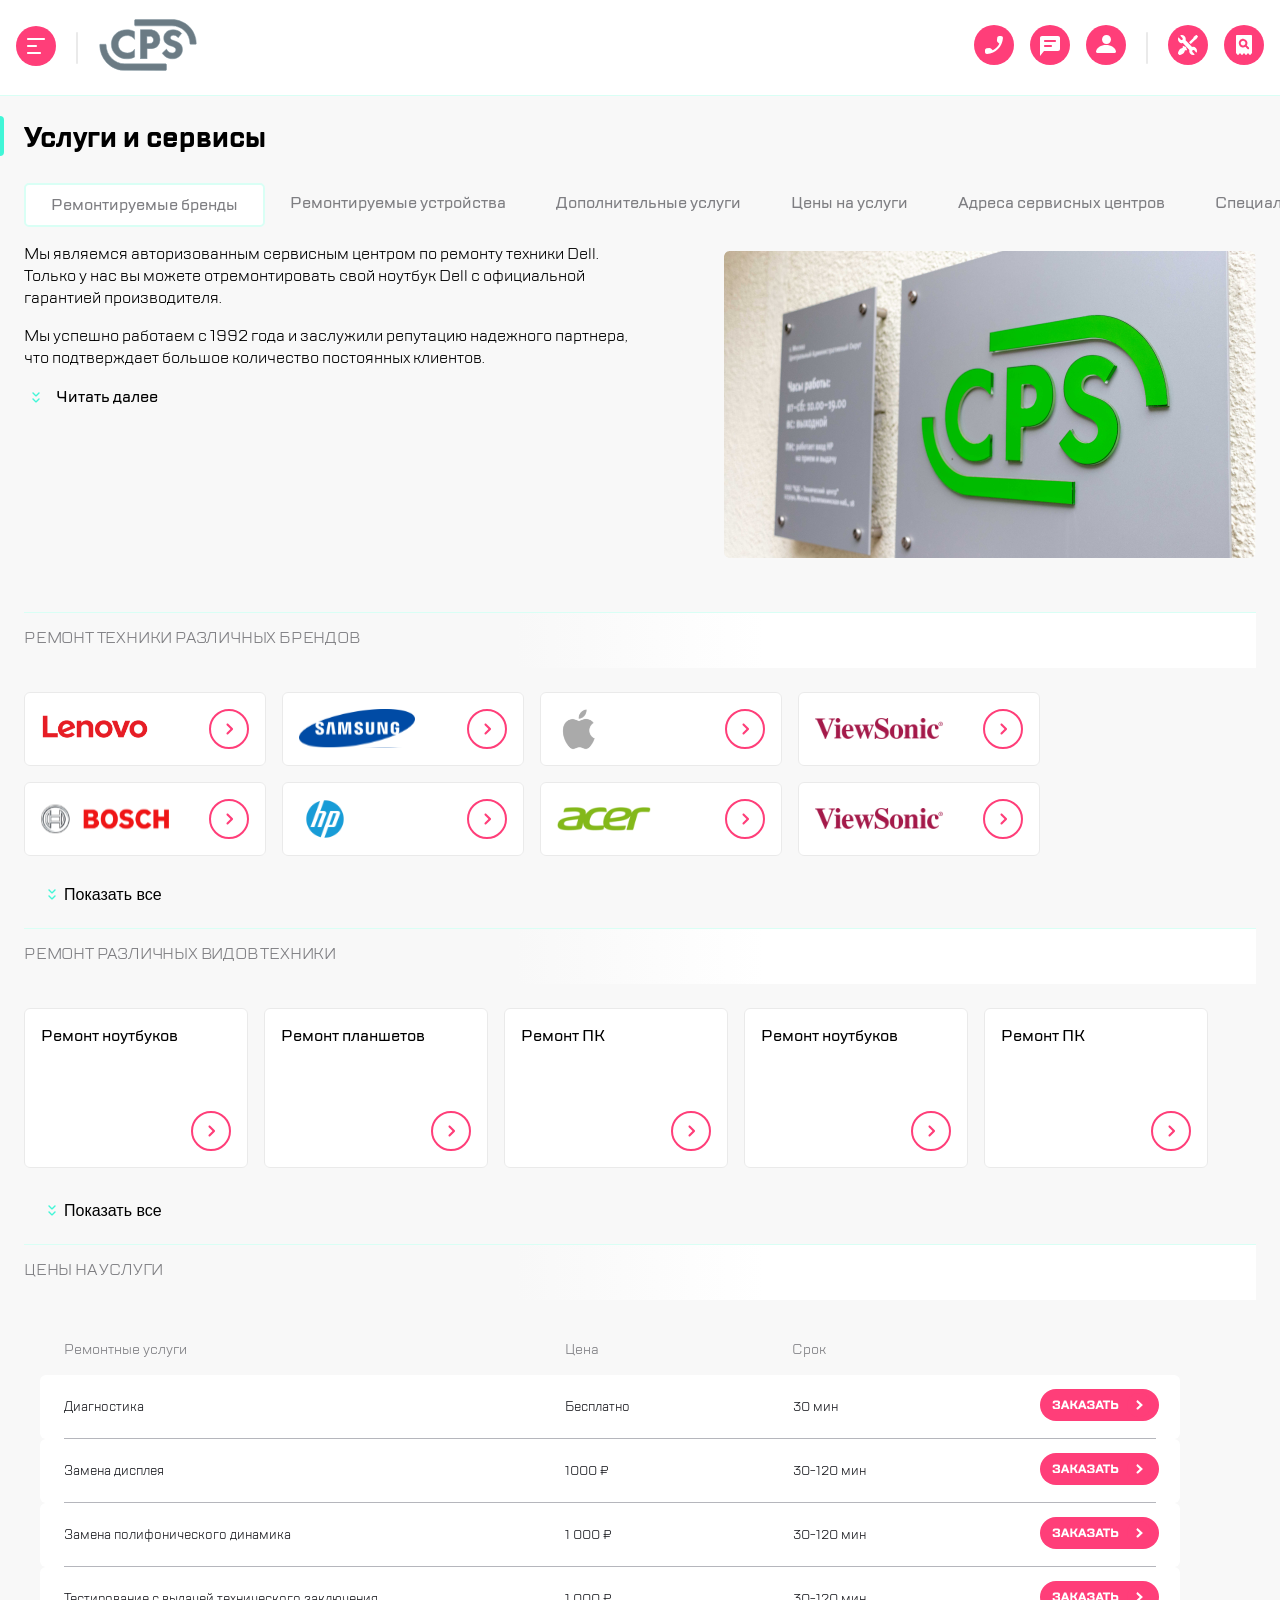
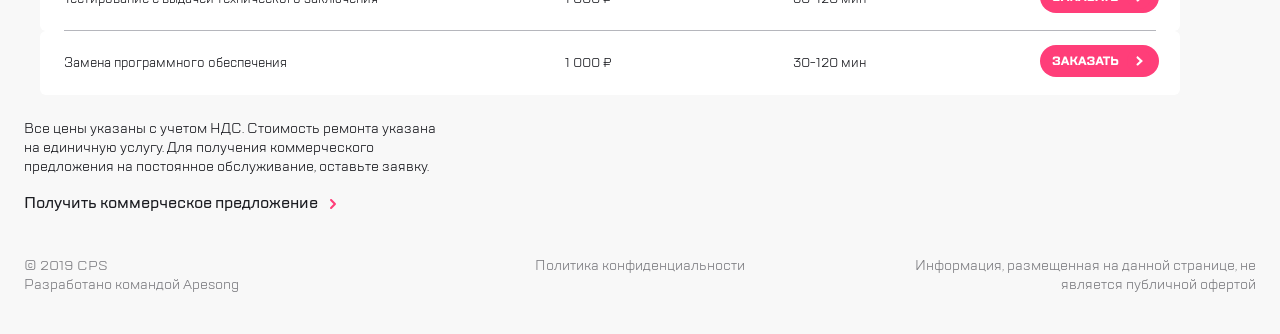
<file: index.html>
<!DOCTYPE html>
<html lang="ru">
  <head>
    <meta charset="utf-8">
    <meta name="viewport" content="width=device-width,initial-scale=1">
    <meta name="description" content="Ремонт техники различных брендов">
    <meta name="keywords" content="ремонт, техника, телефон, компьютер, ноутбук">
        <link rel="stylesheet" href="https://cdn.jsdelivr.net/npm/swiper@11/swiper-bundle.min.css">
    <title>CPS</title>
  <link href="style.css" rel="stylesheet"></head>
  <body>
    <div class="container-full">
      <section class="burger">
        <header class="burger-top">
          <div class="burger-top__left">
            <button class="burger-top__left-button">
              <img src="img/burger-cancel.svg" alt="">
            </button>
            <a href="">
              <img src="img/Group.svg" alt="">
            </a>
          </div>
          <div class="burger-top__right">
            <a>
              <img src="img/search.svg" alt="">
            </a>
          </div>
        </header>
        <section class="burger-main">
          <ul class="burger-main__list">
            <li>
              <a href="">Ремонт техники</a>
            </li>
            <li>
              <a href="">Услуги и сервисы</a>
            </li>
            <li>
              <a href="">Корпоративным клиентам</a>
            </li>
            <li>
              <a href="">Продавцам техники</a>
            </li>
            <li>
              <a href="">Партнерам</a>
            </li>
            <li>
              <a href="">Производителям</a>
            </li>
            <li>
              <a href="">Наши сервисные центры</a>
            </li>
            <li>
              <a href="">Контакты</a>
            </li>
          </ul>
        </section>
        <footer class="burger-footer">
          <div class="burger-footer__list-img">
            <a>
              <button class="burger__call">
                <img src="img/call.svg" alt="Звонки">
              </button>
            </a>
            <a>
              <button class="burger__order">
                <img src="img/chat.svg" alt="Сообщения">
              </button>
            </a>
            <a>
              <img src="img/profile.svg" alt="Профиль">
            </a>
          </div>
          <div class="burger-footer__mail"> 
            <a href="">mail@cps.com</a>
          </div>
          <div class="burger-footer__number">
            <a href="tel:+78008908900">8 800 890 8900</a>
          </div>
          <div class="burger-footer__list-lang">
            <a href="" class="active">RU</a>
            <a href="">EN</a>
            <a href="">CH</a>
          </div>
        </footer>
      </section>
      <div class="container">
    <header class="header">
      <div class="header__left">
        <button class="header__left-button">
          <img src="img/burger.svg" alt="Меню">
        </button>
          <div class="divider header__left-divider"></div>
        <a href="">
          <img src="img/Group.svg" alt="Логотип">
        </a>
      </div>
      <nav class="header__right-list">
      <div class="header__first-list">
        <a>
          <button class="header__call">
            <img src="img/call.svg" alt="Звонки">
          </button>
        </a>
        <a>
          <button class="header__order">
            <img src="img/chat.svg" alt="Сообщения">
          </button>
        </a>
        <a>
          <img src="img/profile.svg" alt="Профиль">
        </a>
      </div>
          <div class="divider header__right-divider"></div>
        <a href="">
          <img src="img/repair.svg" alt="Оставить заявку">
        </a>
        <a href="">
          <img src="img/checkstatus.svg" alt="Статус ремонта" class="header__right-img--last">
        </a>
    </nav>
    </header>
  <section class="main-header container__header">
    <div class="main-header__container">
    <h1 class="main-header__container-title">Услуги и сервисы</h1>
        <div class="main-header__container-block">
          <a href="">Оставить заявку
          <img src="img/repair.svg" alt="Оставить заявку"></a>
          <a href="">Статус ремонта
          <img src="img/checkstatus.svg" alt="Статус ремонта"></a>
      </div>
    </div>
      <nav class="main-header__nav">
        <ul class="main-header__container-list">
          <li>
            <a href="">Ремонтируемые бренды</a>
          </li>
          <li>
            <a href="">Ремонтируемые устройства</a>
          </li>
          <li>
            <a href="">Дополнительные услуги</a>
          </li>
          <li>
            <a href="">Цены на услуги</a>
          </li>
          <li>
            <a href="">Адреса сервисных центров</a>
          </li>
          <li>
            <a href="">Специальные цены</a>
          </li>
          <li>
            <a href="">Отзывы</a>
          </li>
        </ul>
      </nav>
  </section>
  <section class="main-info container__main">
    <div class="main-info__text-container">
      <span class="main-info__text">
        <p>
        Мы являемся авторизованным сервисным центром по ремонту техники Dell. Только у нас вы можете отремонтировать свой ноутбук Dell с официальной гарантией производителя.
      </p>
      <p>
        Мы успешно работаем с 1992 года и заслужили репутацию надежного партнера, что подтверждает большое количество постоянных клиентов.
      </p>
      <p>
        Мы гордимся тем, что к нам обращаются по рекомендациям и, в свою очередь, советуют нас родным и близким.
      </p>
    </span>
        <div href="" class="main-info__anchor">
          <img src="img/expand.svg" alt="Читать далее">
          Читать далее
        </div>
    </div>
    <div class="main-info__main-img">
            <img src="img/main.png" alt="вывеска компании CPS">
    </div>
</section>
<section class="slider container__slide">
  <header class="slider__title">
    <h2 class="slider__title-text">
      Ремонт техники различных брендов
    </h2>
  </header>
    <div class="swiper slider__services slider__services--height">
        <div class="swiper-wrapper slider__wrapper">
          <div class="swiper-slide swiper-slide__item-services">
            <img src="img/lenovo.svg" alt="lenovo">
            <img src="img/swiper-icon.svg" alt=""></div>
          <div class="swiper-slide swiper-slide__item-services">
            <img src="img/samsung.svg" alt="samsung">
            <img src="img/swiper-icon.svg" alt=""></div>
          <div class="swiper-slide swiper-slide__item-services">
            <img src="img/apple.svg" alt="apple">
            <img src="img/swiper-icon.svg" alt=""></div>
          <div class="swiper-slide swiper-slide__item-services">
            <img src="img/viewsonic.svg" alt="viewsonic">
            <img src="img/swiper-icon.svg" alt=""></div>
          <div class="swiper-slide swiper-slide__item-services">
            <img src="img/bosch.svg" alt="bosch">
            <img src="img/swiper-icon.svg" alt=""></div>
          <div class="swiper-slide swiper-slide__item-services">
            <img src="img/hp.svg" alt="hp">
            <img src="img/swiper-icon.svg" alt=""></div>
          <div class="swiper-slide swiper-slide__item-services">
            <img src="img/acer.svg" alt="acer">
            <img src="img/swiper-icon.svg" alt=""></div>
          <div class="swiper-slide swiper-slide__item-services">
            <img src="img/viewsonic.svg" alt="viewsonic">
            <img src="img/swiper-icon.svg" alt=""></div>
          <div class="swiper-slide swiper-slide__item-services">
            <img src="img/lenovo.svg" alt="lenovo">
            <img src="img/swiper-icon.svg" alt=""></div>
          <div class="swiper-slide swiper-slide__item-services">
            <img src="img/samsung.svg" alt="samsung">
            <img src="img/swiper-icon.svg" alt=""></div>
          <div class="swiper-slide swiper-slide__item-services">
            <img src="img/apple.svg" alt="apple">
            <img src="img/swiper-icon.svg" alt=""></div>
          <div class="swiper-slide swiper-slide__item-services">
            <img src="img/acer.svg" alt="acer">
            <img src="img/swiper-icon.svg" alt=""></div>
          <div class="swiper-slide swiper-slide__item-services">
            <img src="img/bosch.svg" alt="bosch">
            <img src="img/swiper-icon.svg" alt=""></div> 
        </div>
        <div class="swiper-pagination"></div>
    </div>
  <button class="button-services">
      <img src="img/show.svg">
      <span>Показать все</span>
  </button>
</section>
<section class="slider container__slide">
  <header class="slider__title">
    <h2 class="slider__title-text">
      Ремонт различных видов техники
    </h2>
  </header>
    <div class="swiper slider__devices slider__devices--height">
        <div class="swiper-wrapper slider__wrapper">
          <div class="swiper-slide swiper-slide__item-devices">
            <span class="swiper-slide__text">Ремонт ноутбуков</span>
            <img src="img/swiper-icon.svg" alt=""></div>
          <div class="swiper-slide swiper-slide__item-devices">
            <span class="swiper-slide__text">Ремонт планшетов</span>
            <img src="img/swiper-icon.svg" alt=""></div>
          <div class="swiper-slide swiper-slide__item-devices">
            <span class="swiper-slide__text">Ремонт ПК</span>
            <img src="img/swiper-icon.svg" alt=""></div>
          <div class="swiper-slide swiper-slide__item-devices">
            <span class="swiper-slide__text">Ремонт ноутбуков</span>
            <img src="img/swiper-icon.svg" alt=""></div>
          <div class="swiper-slide swiper-slide__item-devices">
            <span class="swiper-slide__text">Ремонт ПК</span>
            <img src="img/swiper-icon.svg" alt=""></div>
          <div class="swiper-slide swiper-slide__item-devices">
            <span class="swiper-slide__text">Ремонт ноутбуков</span>
            <img src="img/swiper-icon.svg" alt=""></div>
          <div class="swiper-slide swiper-slide__item-devices">
            <span class="swiper-slide__text">Ремонт планшетов</span>
            <img src="img/swiper-icon.svg" alt=""></div>
          <div class="swiper-slide swiper-slide__item-devices">
            <span class="swiper-slide__text">Ремонт ноутбуков</span>
            <img src="img/swiper-icon.svg" alt=""></div>
        </div>
        <div class="swiper-pagination"></div>
    </div>
  <button class="button-devices">
      <img src="img/show.svg">
      <span>Показать все</span>
  </button>
</section>
<section class="slider container__slide">
  <header class="slider__title slider__title--below">
    <h2 class="slider__title-text">
      Цены на услуги
    </h2>
  </header>
  <div class="slider__container">
    <span>Ремонтные услуги</span>
    <span>Цена</span>
    <span>Срок</span>
    <span></span>
  </div>
    <div class="swiper slider__info">
        <div class="swiper-wrapper slider__wrapper-info">
          <div class="swiper-slide swiper-slide__item-info">
            <div class="slider__item-container">
              <span class="slider__item-sup">Ремонтные услуги</span>
              <span class="slider__item-title">Диагностика</span>
            </div>
            <div class="slider__item-container">
              <span class="slider__item-sup">Цена</span>
              <span class="slider__item-title">Бесплатно</span>
            </div>
            <div class="slider__item-container">
              <span class="slider__item-sup">Срок</span>
              <span class="slider__item-title">30 мин</span>
            </div>
            <button class="slider__button">
              <div>
                <img src="img/order.svg" alt="">
              </div>
            </button>
          </div>
          <div class="swiper-slide swiper-slide__item-info">
            <div class="slider__item-container">
              <span class="slider__item-sup">Ремонтные услуги</span>
              <span class="slider__item-title">Замена дисплея</span>
            </div>
            <div class="slider__item-container">
              <span class="slider__item-sup">Цена</span>
              <span class="slider__item-title">1000 ₽</span>
            </div>
            <div class="slider__item-container">
              <span class="slider__item-sup">Срок</span>
              <span class="slider__item-title">30-120 мин</span>
            </div>
            <button class="slider__button">
              <div>
                <img src="img/order.svg" alt="">
              </div>
            </button>
          </div>
          <div class="swiper-slide swiper-slide__item-info">
            <div class="slider__item-container">
              <span class="slider__item-sup">Ремонтные услуги</span>
              <span class="slider__item-title">Замена полифонического динамика</span>
            </div>
            <div class="slider__item-container">
              <span class="slider__item-sup">Цена</span>
              <span class="slider__item-title">1 000 ₽</span>
            </div>
            <div class="slider__item-container">
              <span class="slider__item-sup">Срок</span>
              <span class="slider__item-title">30-120 мин</span>
            </div>
            <button class="slider__button">
              <div>
                <img src="img/order.svg" alt="">
              </div>
            </button>
          </div>
          <div class="swiper-slide swiper-slide__item-info">
            <div class="slider__item-container">
              <span class="slider__item-sup">Ремонтные услуги</span>
              <span class="slider__item-title">Тестирование с выдачей технического заключения</span>
            </div>
            <div class="slider__item-container">
              <span class="slider__item-sup">Цена</span>
              <span class="slider__item-title">1 000 ₽</span>
            </div>
            <div class="slider__item-container">
              <span class="slider__item-sup">Срок</span>
              <span class="slider__item-title">30-120 мин</span>
            </div>
            <button class="slider__button">
              <div>
                <img src="img/order.svg" alt="">
              </div>
            </button>
          </div>
          <div class="swiper-slide swiper-slide__item-info">
            <div class="slider__item-container">
              <span class="slider__item-sup">Ремонтные услуги</span>
              <span class="slider__item-title">Замена программного обеспечения</span>
            </div>
            <div class="slider__item-container">
              <span class="slider__item-sup">Цена</span>
              <span class="slider__item-title">1 000 ₽</span>
            </div>
            <div class="slider__item-container">
              <span class="slider__item-sup">Срок</span>
              <span class="slider__item-title">30-120 мин</span>
            </div>
            <button class="slider__button">
              <div>
                <img src="img/order.svg" alt="">
              </div>
          </button></div>
        </div>
        <div class="swiper-pagination"></div>
    </div>
</section>
<footer class="footer">
  <div class="footer__text">
    <p>
      Все цены указаны с учетом НДС. Стоимость ремонта указана на единичную услугу. Для получения коммерческого предложения на постоянное обслуживание, оставьте заявку.
    </p>
</div>
  <div class="footer__anchor">
      <a>
      Получить коммерческое предложение
      <img src="img/more.svg" alt="">
    </a>
  </div>
  <div class="footer__copyright">
    <p>
      <span>© 2019 CPS</span>
      <br>Разработано командой Apesong 
    </p>
    <p>
      Политика конфиденциальности
    </p>
    <p>
      Информация, размещенная на данной странице, не является публичной офертой
    </p>
  </div>
</footer>
</div>
</div>
<aside class="menu-call container-menu">
  <button class="menu-call__btn">
    <img src="img/burger-cancel.svg" alt="">
  </button>
  <h1 class="title">Обратная связь</h1>
    <form class="menu-form">
  <input type="name" class="menu-form__input" placeholder="Имя">
  <input type="number" class="menu-form__input" placeholder="Телефон">
  <input type="mail" class="menu-form__input" placeholder="Электронная почта">
  <textarea type="text" class="menu-form menu-form__input--textarea" placeholder="Сообщение"></textarea>
</form>
<div class="menu-call__text">
  Нажимая “отправить”, вы даете согласие на <span>обработку персональных данных</span> и соглашаетесь с нашей <span>политикой конфиденциальности</span>
</div>
<img class="menu-call__button" src="img/menu.svg" alt="">
</aside>
<aside class="menu-order container-menu">
  <button class="menu-order__btn">
    <img src="img/burger-cancel.svg" alt="">
  </button>
  <h1 class="title">Заказать звонок</h1>
  <form class="menu-form">
    <input type="number" class="menu-form__input numb" placeholder="Телефон">
  </form>
<div class="menu-order__text">
  Нажимая “отправить”, вы даете согласие на <span>обработку персональных данных</span> и соглашаетесь с нашей <span>политикой конфиденциальности</span>
</div>
<img class="menu-order__button" src="img/menu.svg" alt="">
</aside>
<script src="https://cdn.jsdelivr.net/npm/swiper@11/swiper-bundle.min.js"></script>
  <script type="text/javascript" src="./js/bundle.js"></script></body>
</html>
</file>
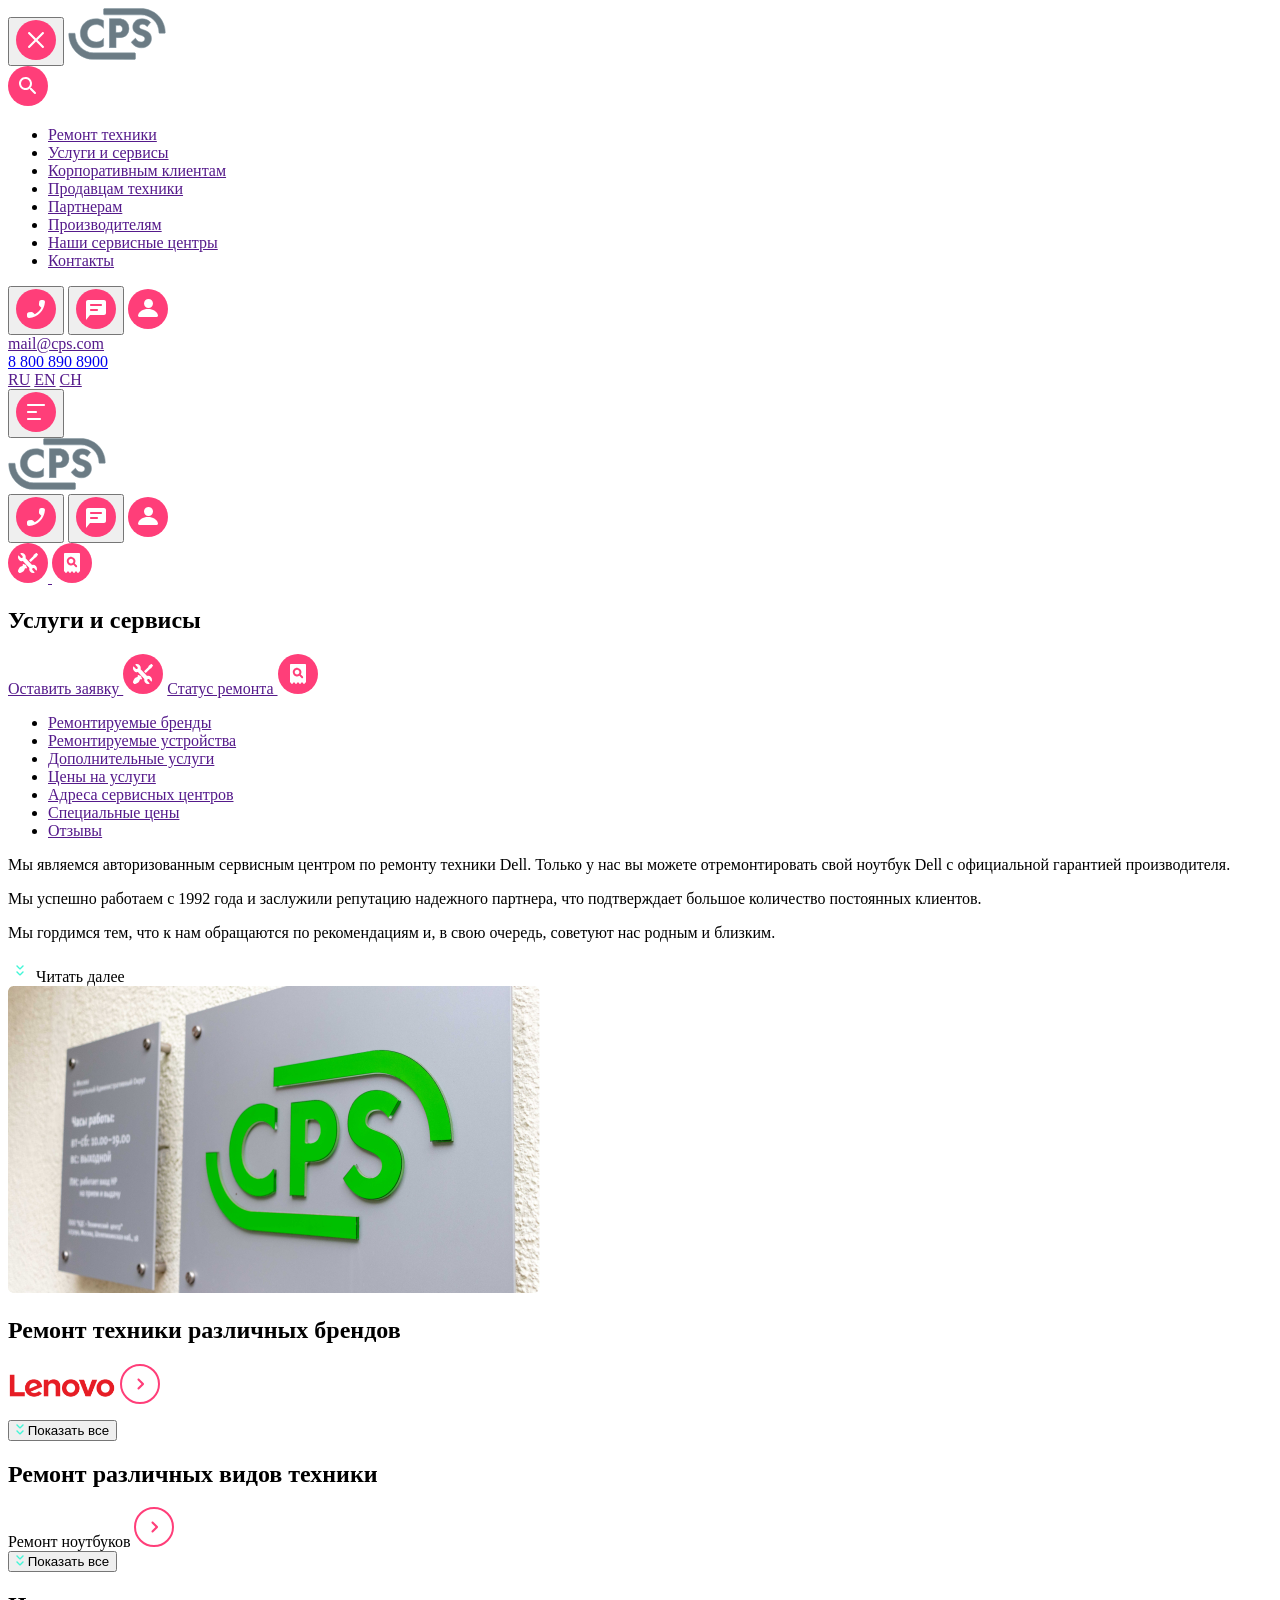
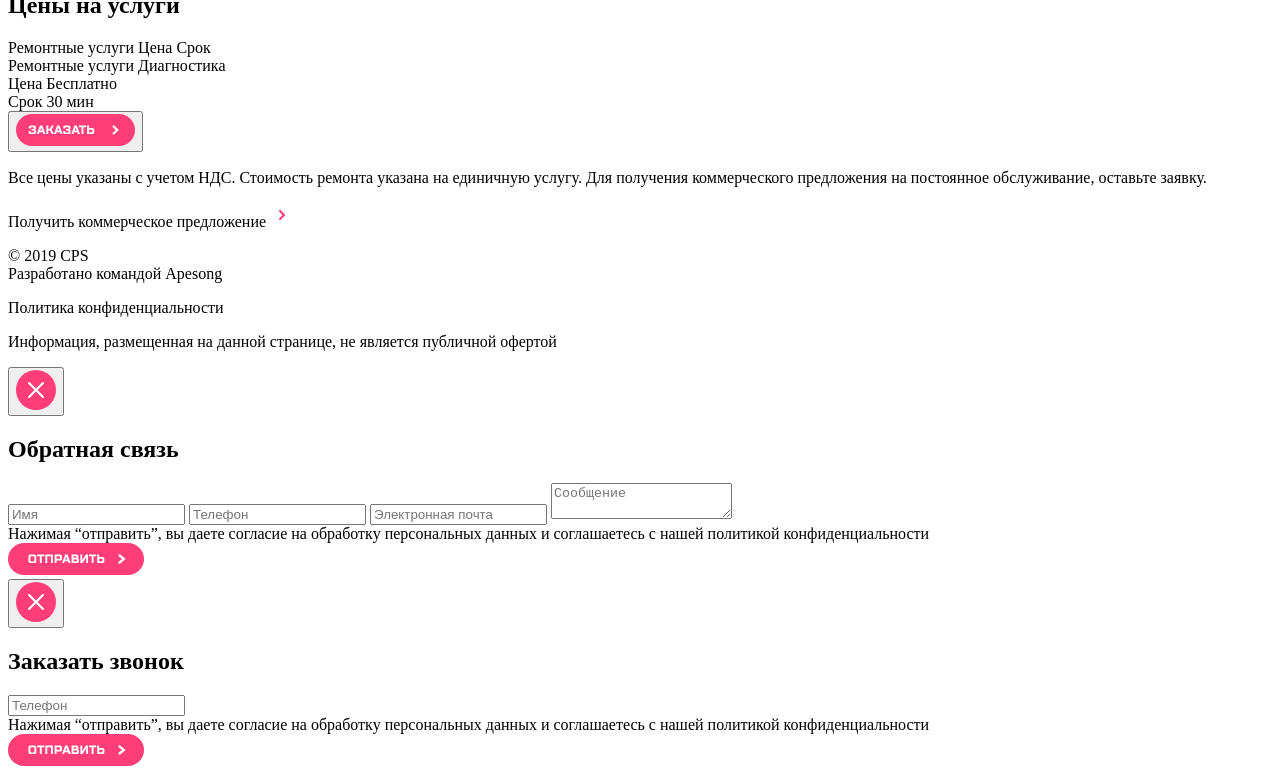
<file: src/index.html>
<!DOCTYPE html>
<html lang="ru">
  <head>
    <meta charset="utf-8">
    <meta name="viewport" content="width=device-width, initial-scale=1.0">
    <meta name='description' content='Ремонт техники различных брендов'>
    <meta name='keywords'
        content='ремонт, техника, телефон, компьютер, ноутбук'>
        <link rel="stylesheet" href="https://cdn.jsdelivr.net/npm/swiper@11/swiper-bundle.min.css">
    <title>CPS</title>
  </head>
  <body>
    <div class="container-full">
      <section class="burger">
        <header class="burger-top">
          <div class="burger-top__left">
            <button class="burger-top__left-button">
              <img src="img/burger-cancel.svg" alt="">
            </button>
            <a href="">
              <img src="img/Group.svg" alt="">
            </a>
          </div>
          <div class="burger-top__right">
            <a>
              <img src="img/search.svg" alt="">
            </a>
          </div>
        </header>
        <section class="burger-main">
          <ul class="burger-main__list">
            <li>
              <a href="">Ремонт техники</a>
            </li>
            <li>
              <a href="">Услуги и сервисы</a>
            </li>
            <li>
              <a href="">Корпоративным клиентам</a>
            </li>
            <li>
              <a href="">Продавцам техники</a>
            </li>
            <li>
              <a href="">Партнерам</a>
            </li>
            <li>
              <a href="">Производителям</a>
            </li>
            <li>
              <a href="">Наши сервисные центры</a>
            </li>
            <li>
              <a href="">Контакты</a>
            </li>
          </ul>
        </section>
        <footer class="burger-footer">
          <div class="burger-footer__list-img">
            <a>
              <button class="burger__call">
                <img src="img/call.svg" alt="Звонки">
              </button>
            </a>
            <a>
              <button class="burger__order">
                <img src="img/chat.svg" alt="Сообщения">
              </button>
            </a>
            <a>
              <img src="img/profile.svg" alt="Профиль">
            </a>
          </div>
          <div class="burger-footer__mail"> 
            <a href="">mail@cps.com</a>
          </div>
          <div class="burger-footer__number">
            <a href="tel:+78008908900">8 800 890 8900</a>
          </div>
          <div class="burger-footer__list-lang">
            <a href="" class="active">RU</a>
            <a href="">EN</a>
            <a href="">CH</a>
          </div>
        </footer>
      </section>
      <div class="container">
    <header class="header">
      <div class="header__left">
        <button class="header__left-button">
          <img src="img/burger.svg" alt="Меню">
        </button>
          <div class="divider header__left-divider"></div>
        <a href="">
          <img src="img/Group.svg" alt="Логотип">
        </a>
      </div>
      <nav class="header__right-list">
      <div class="header__first-list">
        <a>
          <button class="header__call">
            <img src="img/call.svg" alt="Звонки">
          </button>
        </a>
        <a>
          <button class="header__order">
            <img src="img/chat.svg" alt="Сообщения">
          </button>
        </a>
        <a>
          <img src="img/profile.svg" alt="Профиль">
        </a>
      </div>
          <div class="divider header__right-divider"></div>
        <a href="">
          <img src="img/repair.svg" alt="Оставить заявку">
        </a>
        <a href="">
          <img src="img/checkstatus.svg" alt="Статус ремонта" class="header__right-img--last">
        </a>
    </nav>
    </header>
  <section class="main-header container__header">
    <div class="main-header__container">
    <h1 class="main-header__container-title">Услуги и сервисы</h1>
        <div  class="main-header__container-block">
          <a href="">Оставить заявку
          <img src="img/repair.svg" alt="Оставить заявку"></a>
          <a href="">Статус ремонта
          <img src="img/checkstatus.svg" alt="Статус ремонта"></a>
      </div>
    </div>
      <nav class="main-header__nav">
        <ul class="main-header__container-list">
          <li>
            <a href="">Ремонтируемые бренды</a>
          </li>
          <li >
            <a href="">Ремонтируемые устройства</a>
          </li>
          <li>
            <a href="">Дополнительные услуги</a>
          </li>
          <li>
            <a href="">Цены на услуги</a>
          </li>
          <li>
            <a href="">Адреса сервисных центров</a>
          </li>
          <li>
            <a href="">Специальные цены</a>
          </li>
          <li>
            <a href="">Отзывы</a>
          </li>
        </ul>
      </nav>
  </section>
  <section class="main-info container__main">
    <div class="main-info__text-container">
      <span class="main-info__text">
        <p>
        Мы являемся авторизованным сервисным центром по ремонту техники Dell. Только у нас вы можете отремонтировать свой ноутбук Dell с официальной гарантией производителя.
      </p>
      <p>
        Мы успешно работаем с 1992 года и заслужили репутацию надежного партнера, что подтверждает большое количество постоянных клиентов.
      </p>
      <p>
        Мы гордимся тем, что к нам обращаются по рекомендациям и, в свою очередь, советуют нас родным и близким.
      </p>
    </span>
        <div href="" class="main-info__anchor">
          <img src="img/expand.svg" alt="Читать далее">
          Читать далее
        </div>
    </div>
    <div class="main-info__main-img">
            <img src="img/main.png" alt="вывеска компании CPS">
    </div>
</section>
<section class="slider container__slide">
  <header class="slider__title">
    <h2 class="slider__title-text">
      Ремонт техники различных брендов
    </h2>
  </header>
    <div class="swiper slider__services slider__services--height">
        <div class="swiper-wrapper slider__wrapper">
          <div class="swiper-slide swiper-slide__item-services">
            <img src="img/lenovo.svg" alt="lenovo">
            <img src="img/swiper-icon.svg" alt=""></div>
          <div class="swiper-slide swiper-slide__item-services">
            <img src="img/samsung.svg" alt="samsung">
            <img src="img/swiper-icon.svg" alt=""></div>
          <div class="swiper-slide swiper-slide__item-services">
            <img src="img/apple.svg" alt="apple">
            <img src="img/swiper-icon.svg" alt=""></div>
          <div class="swiper-slide swiper-slide__item-services">
            <img src="img/viewsonic.svg" alt="viewsonic">
            <img src="img/swiper-icon.svg" alt=""></div>
          <div class="swiper-slide swiper-slide__item-services">
            <img src="img/bosch.svg" alt="bosch">
            <img src="img/swiper-icon.svg" alt=""></div>
          <div class="swiper-slide swiper-slide__item-services">
            <img src="img/hp.svg" alt="hp">
            <img src="img/swiper-icon.svg" alt=""></div>
          <div class="swiper-slide swiper-slide__item-services">
            <img src="img/acer.svg" alt="acer">
            <img src="img/swiper-icon.svg" alt=""></div>
          <div class="swiper-slide swiper-slide__item-services">
            <img src="img/viewsonic.svg" alt="viewsonic">
            <img src="img/swiper-icon.svg" alt=""></div>
          <div class="swiper-slide swiper-slide__item-services">
            <img src="img/lenovo.svg" alt="lenovo">
            <img src="img/swiper-icon.svg" alt=""></div>
          <div class="swiper-slide swiper-slide__item-services">
            <img src="img/samsung.svg" alt="samsung">
            <img src="img/swiper-icon.svg" alt=""></div>
          <div class="swiper-slide swiper-slide__item-services">
            <img src="img/apple.svg" alt="apple">
            <img src="img/swiper-icon.svg" alt=""></div>
          <div class="swiper-slide swiper-slide__item-services">
            <img src="img/acer.svg" alt="acer">
            <img src="img/swiper-icon.svg" alt=""></div>
          <div class="swiper-slide swiper-slide__item-services">
            <img src="img/bosch.svg" alt="bosch">
            <img src="img/swiper-icon.svg" alt=""></div> 
        </div>
        <div class="swiper-pagination"></div>
    </div>
  <button class="button-services">
      <img src="img/show.svg">
      <span>Показать все</span>
  </button>
</section>
<section class="slider container__slide">
  <header class="slider__title">
    <h2 class="slider__title-text">
      Ремонт различных видов техники
    </h2>
  </header>
    <div class="swiper slider__devices slider__devices--height">
        <div class="swiper-wrapper slider__wrapper">
          <div class="swiper-slide swiper-slide__item-devices">
            <span class="swiper-slide__text">Ремонт ноутбуков</span>
            <img src="img/swiper-icon.svg" alt=""></div>
          <div class="swiper-slide swiper-slide__item-devices">
            <span class="swiper-slide__text">Ремонт планшетов</span>
            <img src="img/swiper-icon.svg" alt=""></div>
          <div class="swiper-slide swiper-slide__item-devices">
            <span class="swiper-slide__text">Ремонт ПК</span>
            <img src="img/swiper-icon.svg" alt=""></div>
          <div class="swiper-slide swiper-slide__item-devices">
            <span class="swiper-slide__text">Ремонт ноутбуков</span>
            <img src="img/swiper-icon.svg" alt=""></div>
          <div class="swiper-slide swiper-slide__item-devices">
            <span class="swiper-slide__text">Ремонт ПК</span>
            <img src="img/swiper-icon.svg" alt=""></div>
          <div class="swiper-slide swiper-slide__item-devices">
            <span class="swiper-slide__text">Ремонт ноутбуков</span>
            <img src="img/swiper-icon.svg" alt=""></div>
          <div class="swiper-slide swiper-slide__item-devices">
            <span class="swiper-slide__text">Ремонт планшетов</span>
            <img src="img/swiper-icon.svg" alt=""></div>
          <div class="swiper-slide swiper-slide__item-devices">
            <span class="swiper-slide__text">Ремонт ноутбуков</span>
            <img src="img/swiper-icon.svg" alt=""></div>
        </div>
        <div class="swiper-pagination"></div>
    </div>
  <button class="button-devices">
      <img src="img/show.svg">
      <span>Показать все</span>
  </button>
</section>
<section class="slider container__slide">
  <header class="slider__title slider__title--below">
    <h2 class="slider__title-text">
      Цены на услуги
    </h2>
  </header>
  <div class="slider__container">
    <span>Ремонтные услуги</span>
    <span>Цена</span>
    <span>Срок</span>
    <span></span>
  </div>
    <div class="swiper slider__info">
        <div class="swiper-wrapper slider__wrapper-info">
          <div class="swiper-slide swiper-slide__item-info">
            <div class="slider__item-container">
              <span class="slider__item-sup">Ремонтные услуги</span>
              <span class="slider__item-title">Диагностика</span>
            </div>
            <div class="slider__item-container">
              <span class="slider__item-sup">Цена</span>
              <span class="slider__item-title">Бесплатно</span>
            </div>
            <div class="slider__item-container">
              <span class="slider__item-sup">Срок</span>
              <span class="slider__item-title">30 мин</span>
            </div>
            <button class="slider__button">
              <div>
                <img src="img/order.svg" alt="" />
              </div>
            </button>
          </div>
          <div class="swiper-slide swiper-slide__item-info">
            <div class="slider__item-container">
              <span class="slider__item-sup">Ремонтные услуги</span>
              <span class="slider__item-title">Замена дисплея</span>
            </div>
            <div class="slider__item-container">
              <span class="slider__item-sup">Цена</span>
              <span class="slider__item-title">1000 ₽</span>
            </div>
            <div class="slider__item-container">
              <span class="slider__item-sup">Срок</span>
              <span class="slider__item-title">30-120 мин</span>
            </div>
            <button class="slider__button">
              <div>
                <img src="img/order.svg" alt="" />
              </div>
            </button>
          </div>
          <div class="swiper-slide swiper-slide__item-info">
            <div class="slider__item-container">
              <span class="slider__item-sup">Ремонтные услуги</span>
              <span class="slider__item-title">Замена полифонического динамика</span>
            </div>
            <div class="slider__item-container">
              <span class="slider__item-sup">Цена</span>
              <span class="slider__item-title">1 000 ₽</span>
            </div>
            <div class="slider__item-container">
              <span class="slider__item-sup">Срок</span>
              <span class="slider__item-title">30-120 мин</span>
            </div>
            <button class="slider__button">
              <div>
                <img src="img/order.svg" alt="" />
              </div>
            </button>
          </div>
          <div class="swiper-slide swiper-slide__item-info">
            <div class="slider__item-container">
              <span class="slider__item-sup">Ремонтные услуги</span>
              <span class="slider__item-title"
                >Тестирование с выдачей технического заключения</span>
            </div>
            <div class="slider__item-container">
              <span class="slider__item-sup">Цена</span>
              <span class="slider__item-title">1 000 ₽</span>
            </div>
            <div class="slider__item-container">
              <span class="slider__item-sup">Срок</span>
              <span class="slider__item-title">30-120 мин</span>
            </div>
            <button class="slider__button">
              <div>
                <img src="img/order.svg" alt=""/>
              </div>
            </button>
          </div>
          <div class="swiper-slide swiper-slide__item-info">
            <div class="slider__item-container">
              <span class="slider__item-sup">Ремонтные услуги</span>
              <span class="slider__item-title">Замена программного обеспечения</span>
            </div>
            <div class="slider__item-container">
              <span class="slider__item-sup">Цена</span>
              <span class="slider__item-title">1 000 ₽</span>
            </div>
            <div class="slider__item-container">
              <span class="slider__item-sup">Срок</span>
              <span class="slider__item-title">30-120 мин</span>
            </div>
            <button class="slider__button">
              <div>
                <img src="img/order.svg" alt=""/>
              </div>
          </div>
        </div>
        <div class="swiper-pagination"></div>
    </div>
</section>
<footer class="footer">
  <div class="footer__text">
    <p>
      Все цены указаны с учетом НДС. Стоимость ремонта указана на единичную услугу. Для получения коммерческого предложения на постоянное обслуживание, оставьте заявку.
    </p>
</div>
  <div class="footer__anchor">
      <a>
      Получить коммерческое предложение
      <img src="img/more.svg" alt="">
    </a>
  </div>
  <div class="footer__copyright">
    <p>
      <span>© 2019 CPS</span>
      <br>Разработано командой Apesong 
    </p>
    <p>
      Политика конфиденциальности
    </p>
    <p>
      Информация, размещенная на данной странице, не является публичной офертой
    </p>
  </div>
</footer>
</div>
</div>
<aside class="menu-call container-menu">
  <button class="menu-call__btn">
    <img src="img/burger-cancel.svg" alt="">
  </button>
  <h1 class="title">Обратная связь</h1>
    <form class="menu-form">
  <input type="name" class="menu-form__input" placeholder="Имя">
  <input type="number" class="menu-form__input" placeholder="Телефон">
  <input type="mail" class="menu-form__input" placeholder="Электронная почта">
  <textarea type="text" class="menu-form menu-form__input--textarea" placeholder="Сообщение"></textarea>
</form>
<div class="menu-call__text">
  Нажимая “отправить”, вы даете согласие на <span>обработку персональных данных</span> и соглашаетесь с нашей <span>политикой конфиденциальности</span>
</div>
<img  class="menu-call__button" src="img/menu.svg" alt="">
</aside>
<aside class="menu-order container-menu">
  <button class="menu-order__btn">
    <img src="img/burger-cancel.svg" alt="">
  </button>
  <h1 class="title">Заказать звонок</h1>
  <form class="menu-form">
    <input type="number" class="menu-form__input numb" placeholder="Телефон">
  </form>
<div class="menu-order__text">
  Нажимая “отправить”, вы даете согласие на <span>обработку персональных данных</span> и соглашаетесь с нашей <span>политикой конфиденциальности</span>
</div>
<img  class="menu-order__button" src="img/menu.svg" alt="">
</aside>
<script src="https://cdn.jsdelivr.net/npm/swiper@11/swiper-bundle.min.js"></script>
  </body>
</html>
</file>
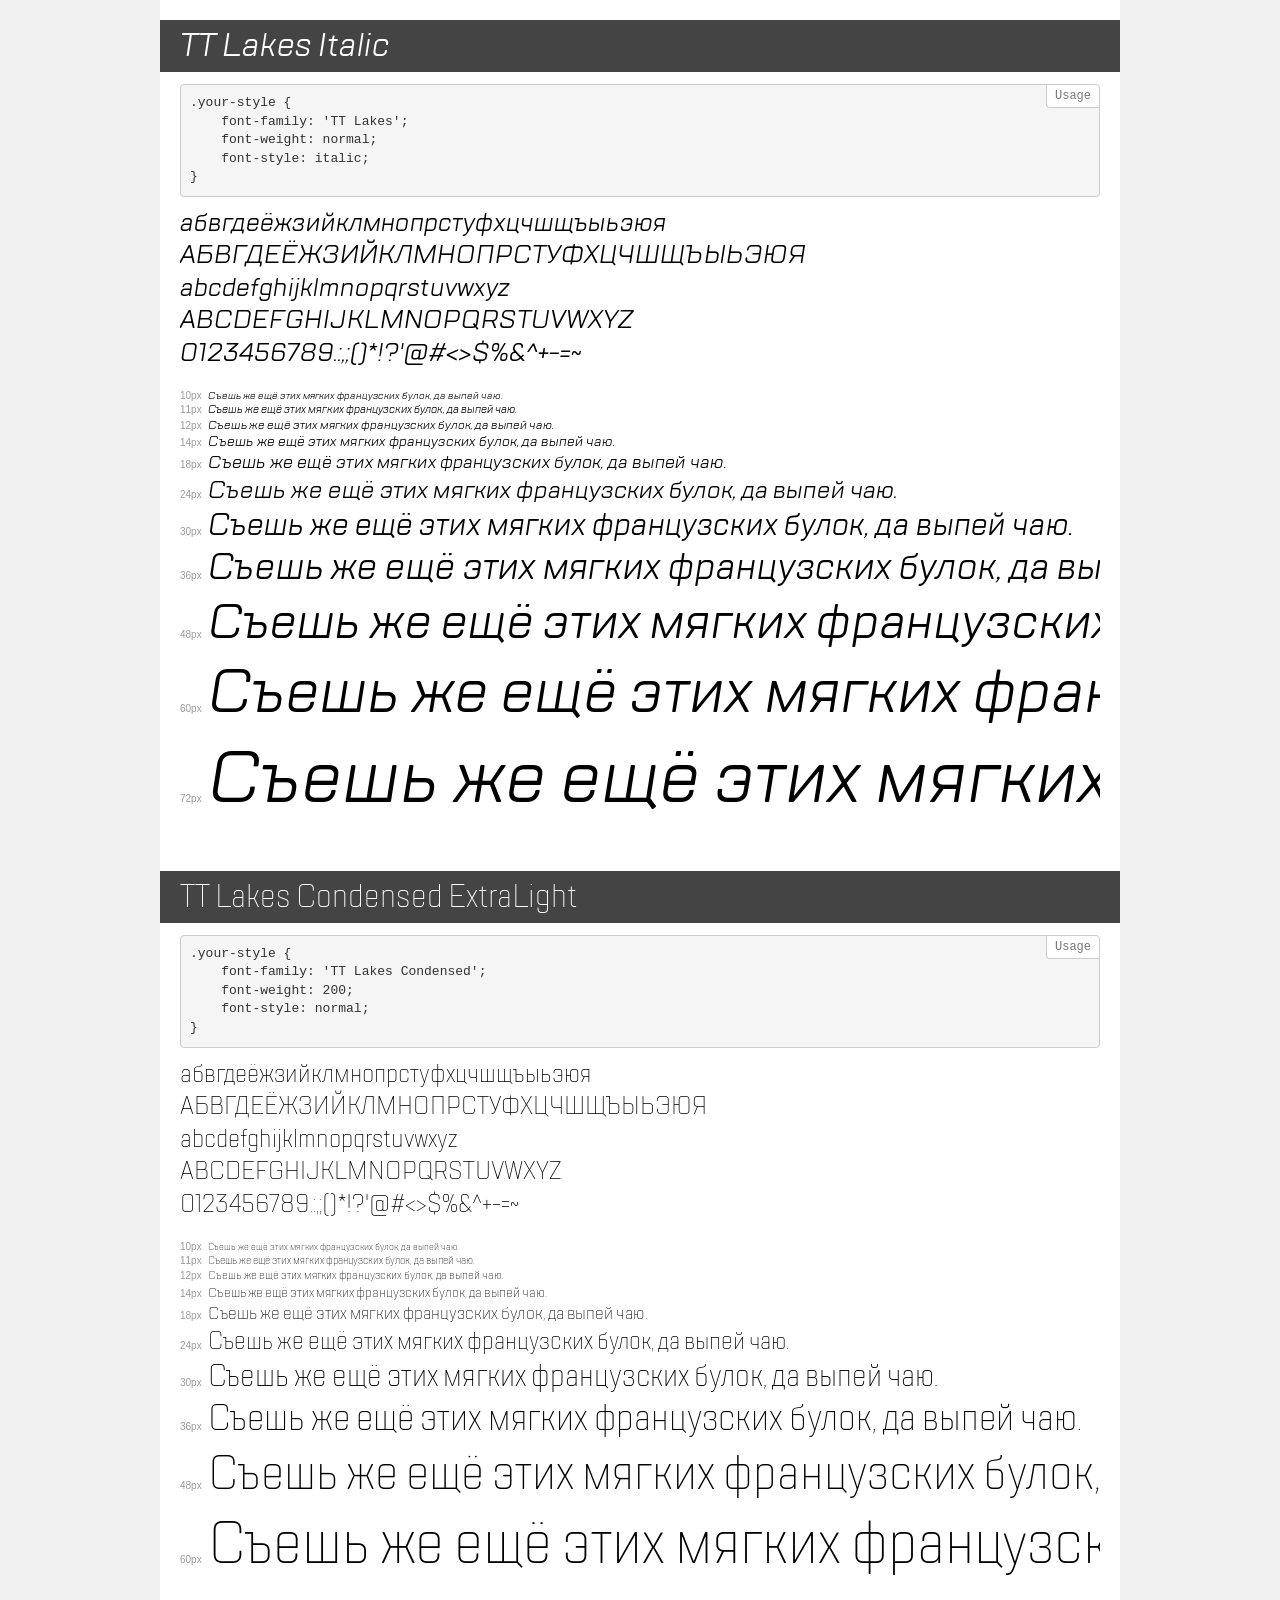
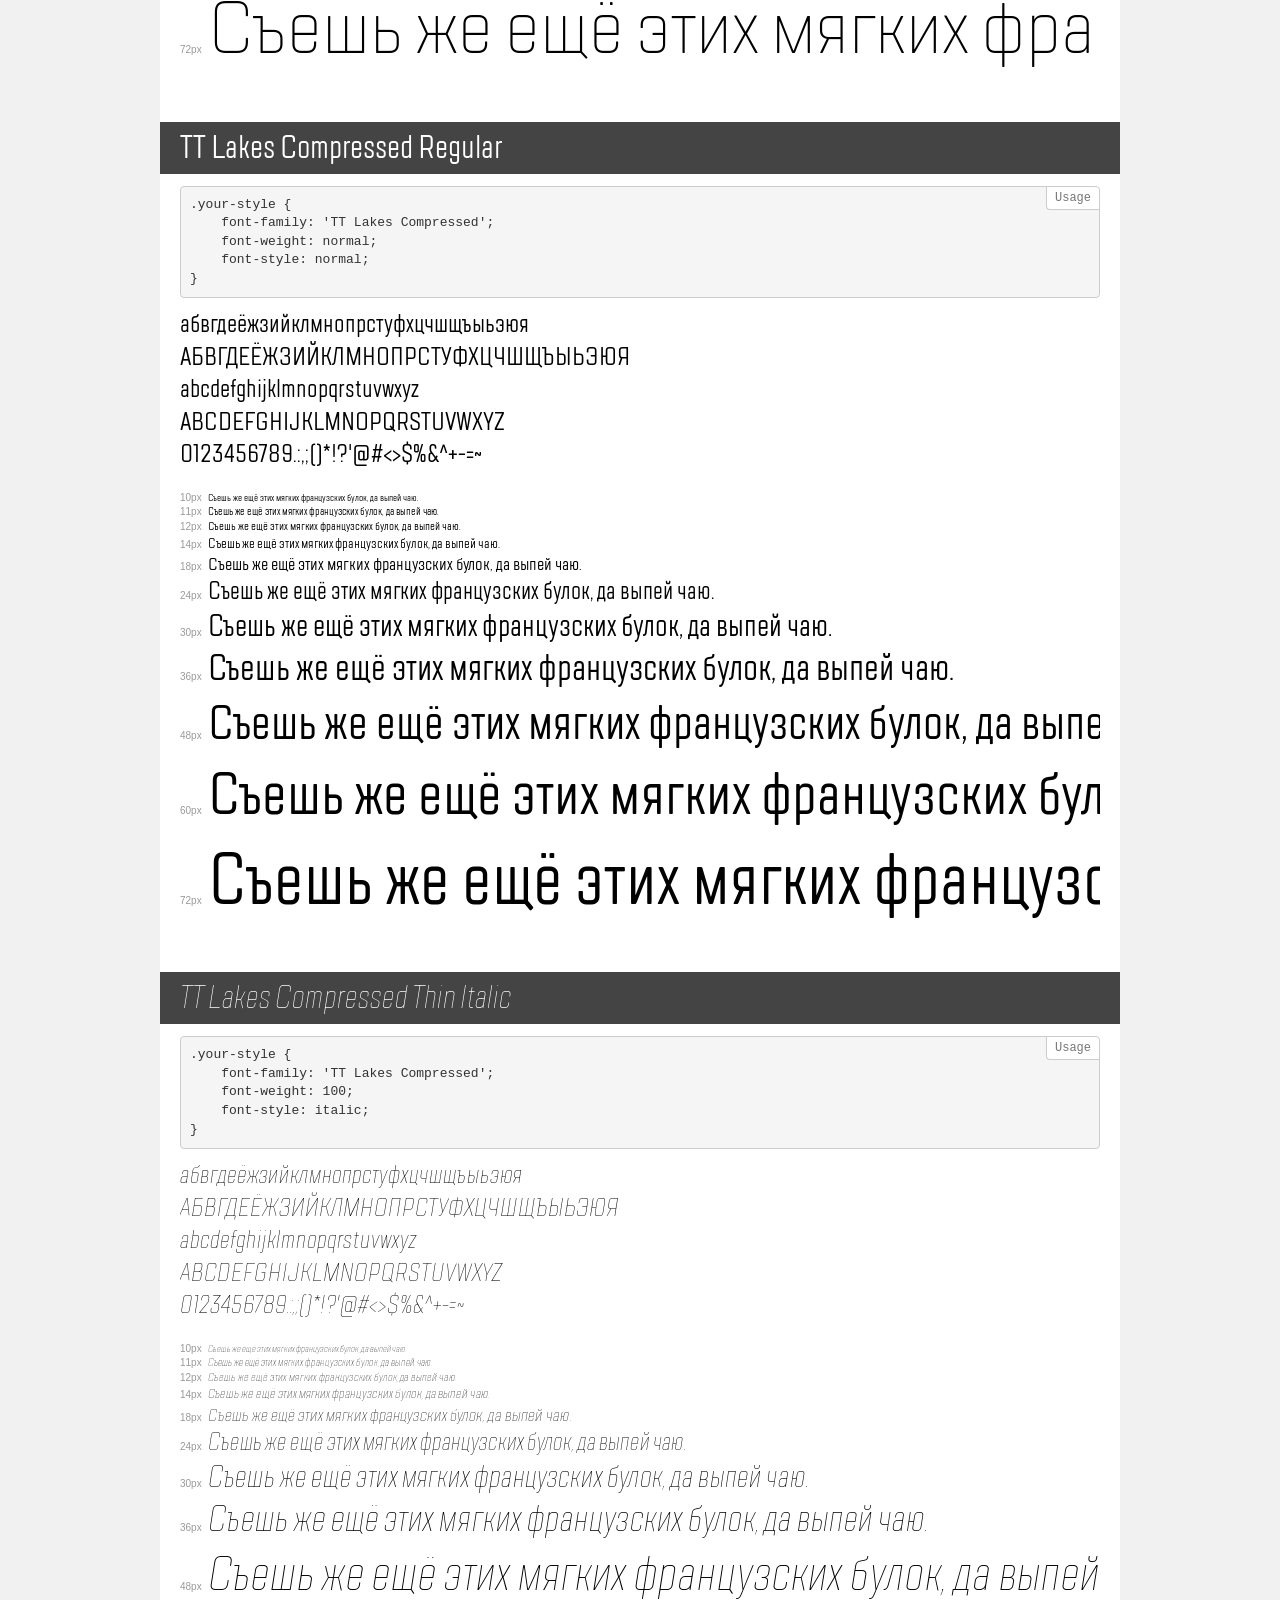
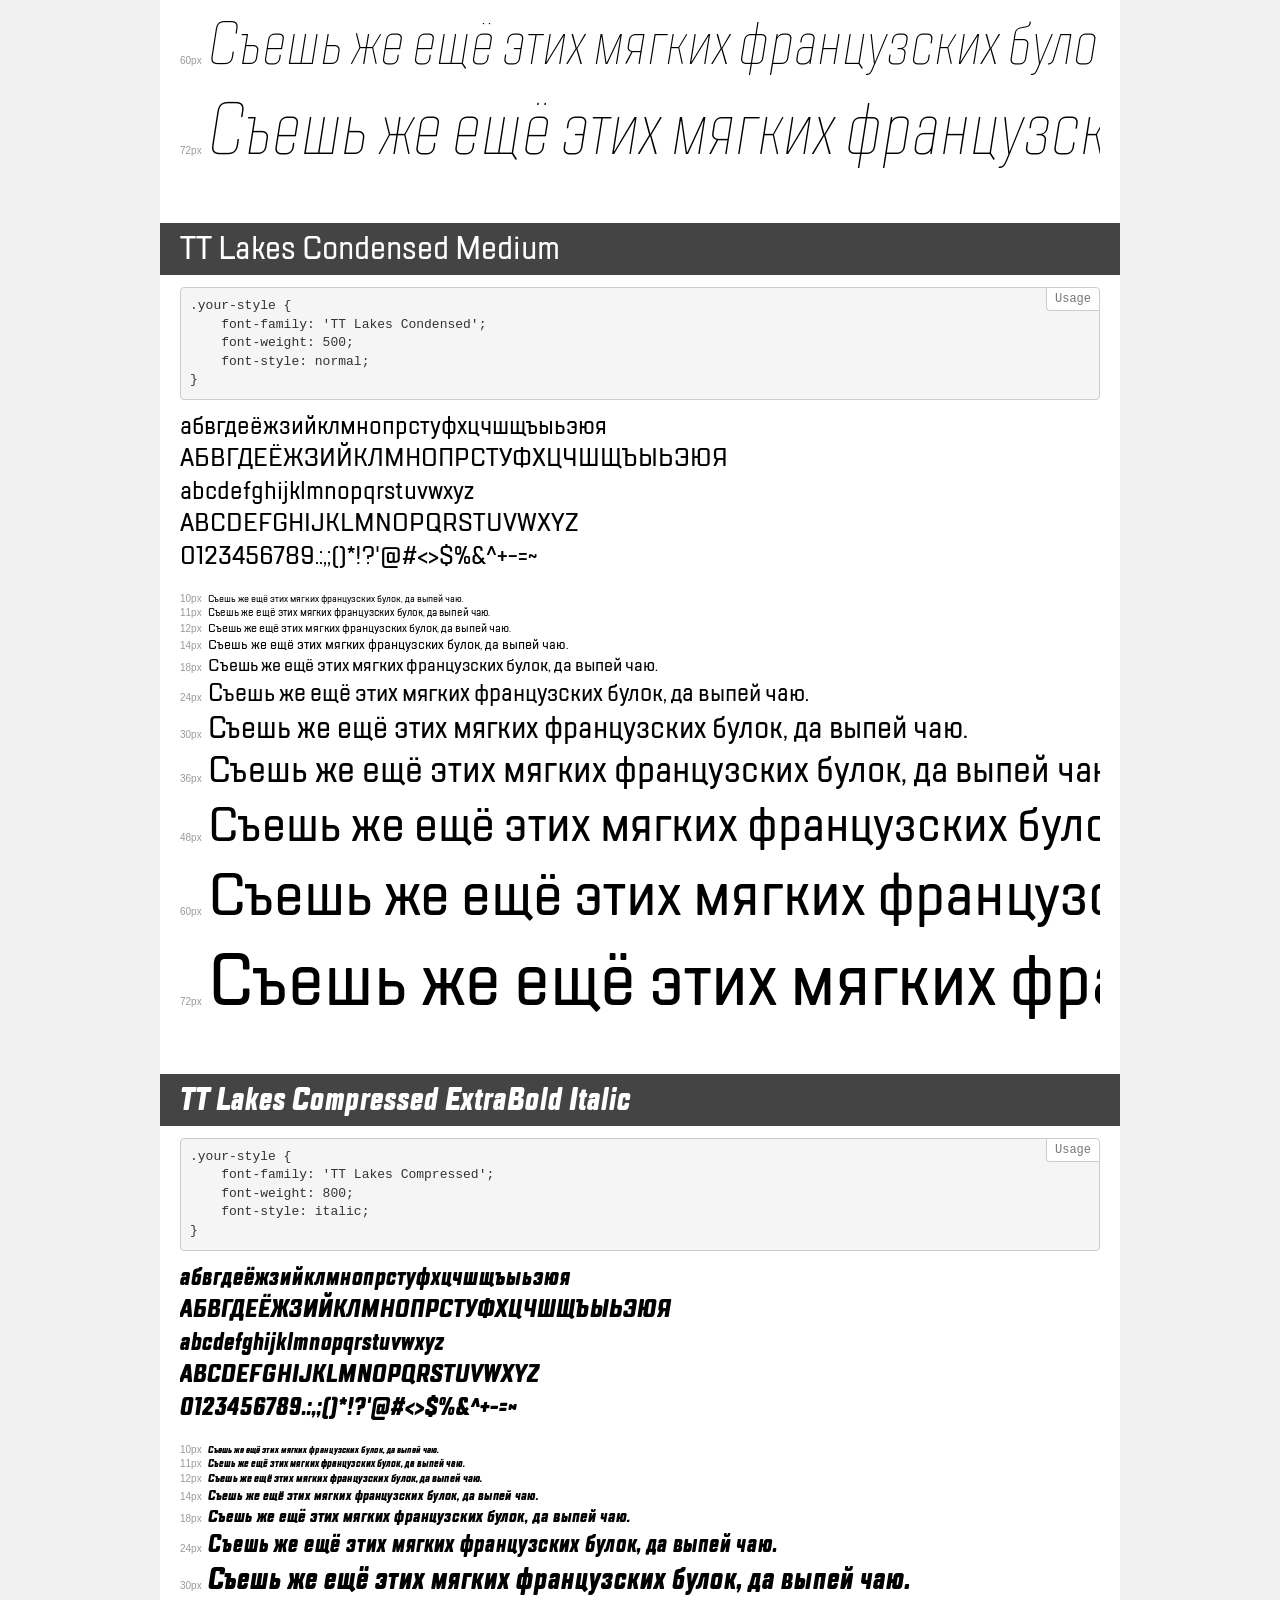
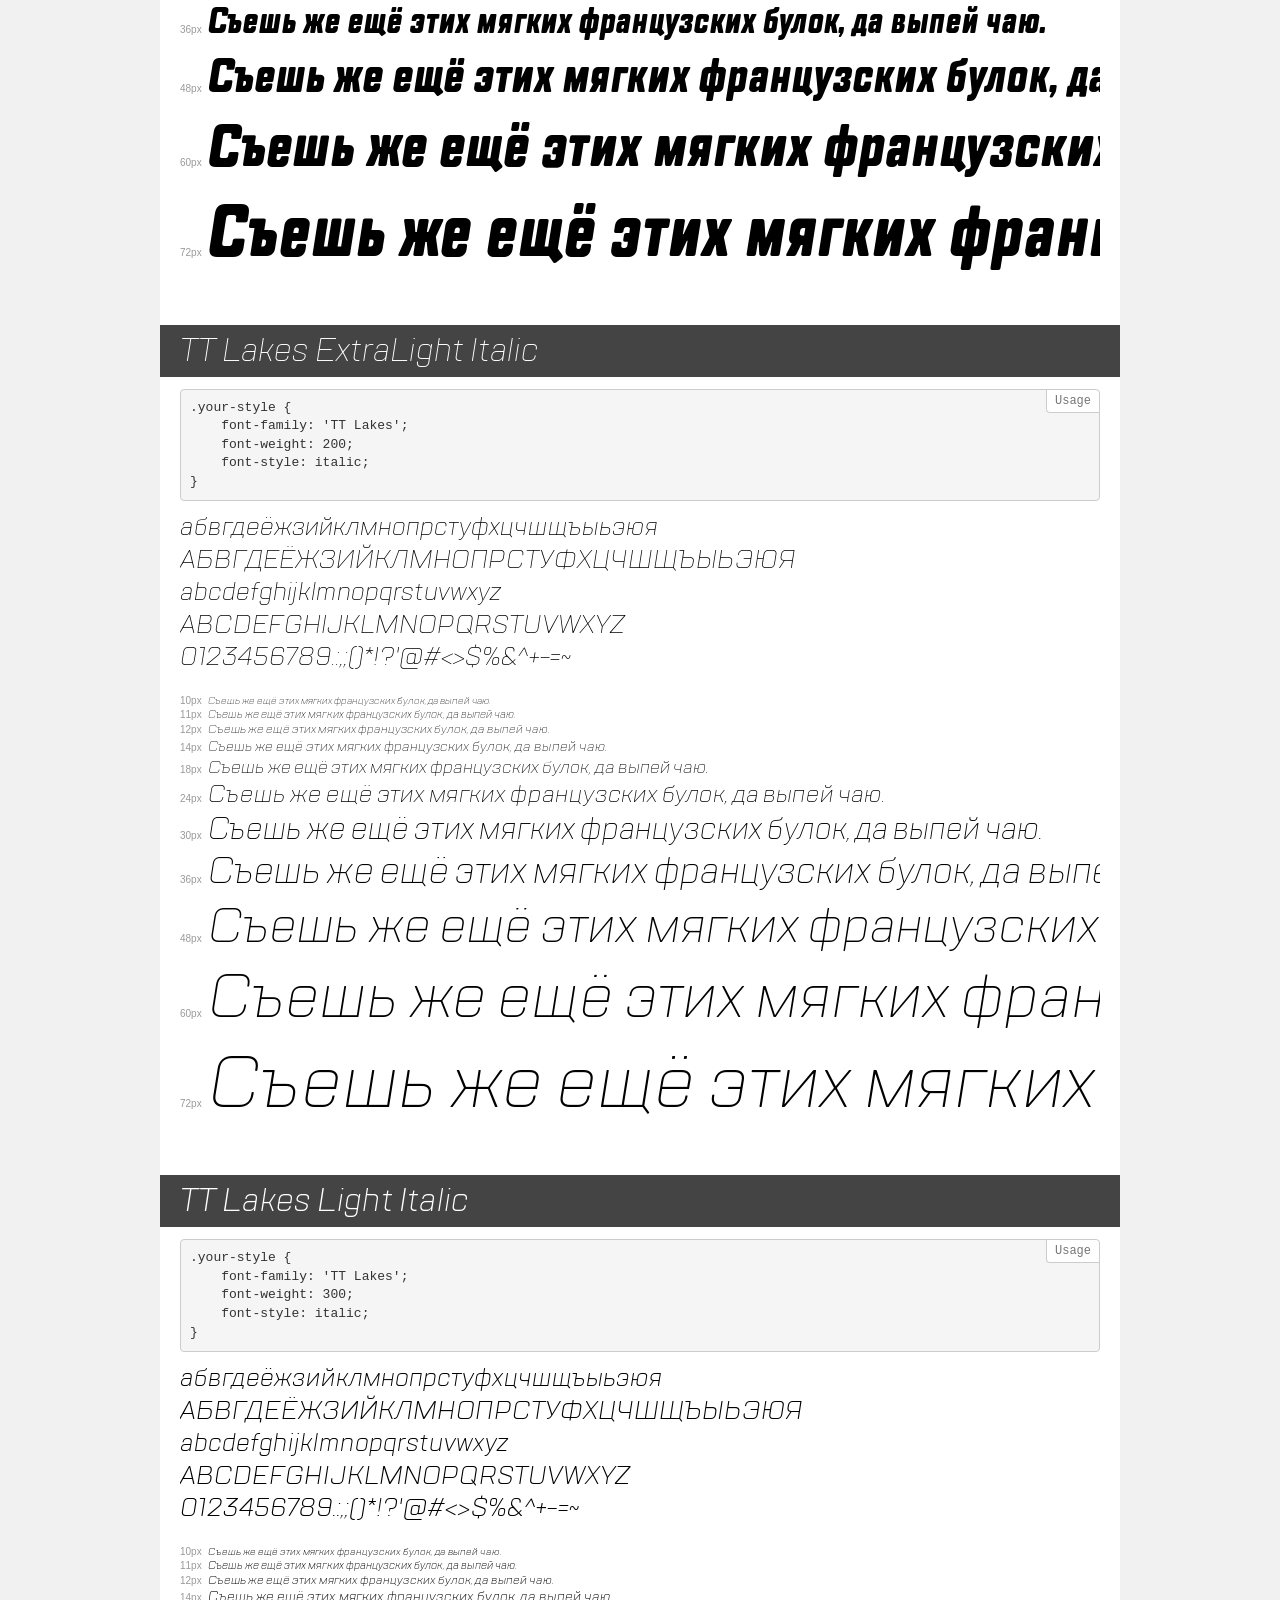
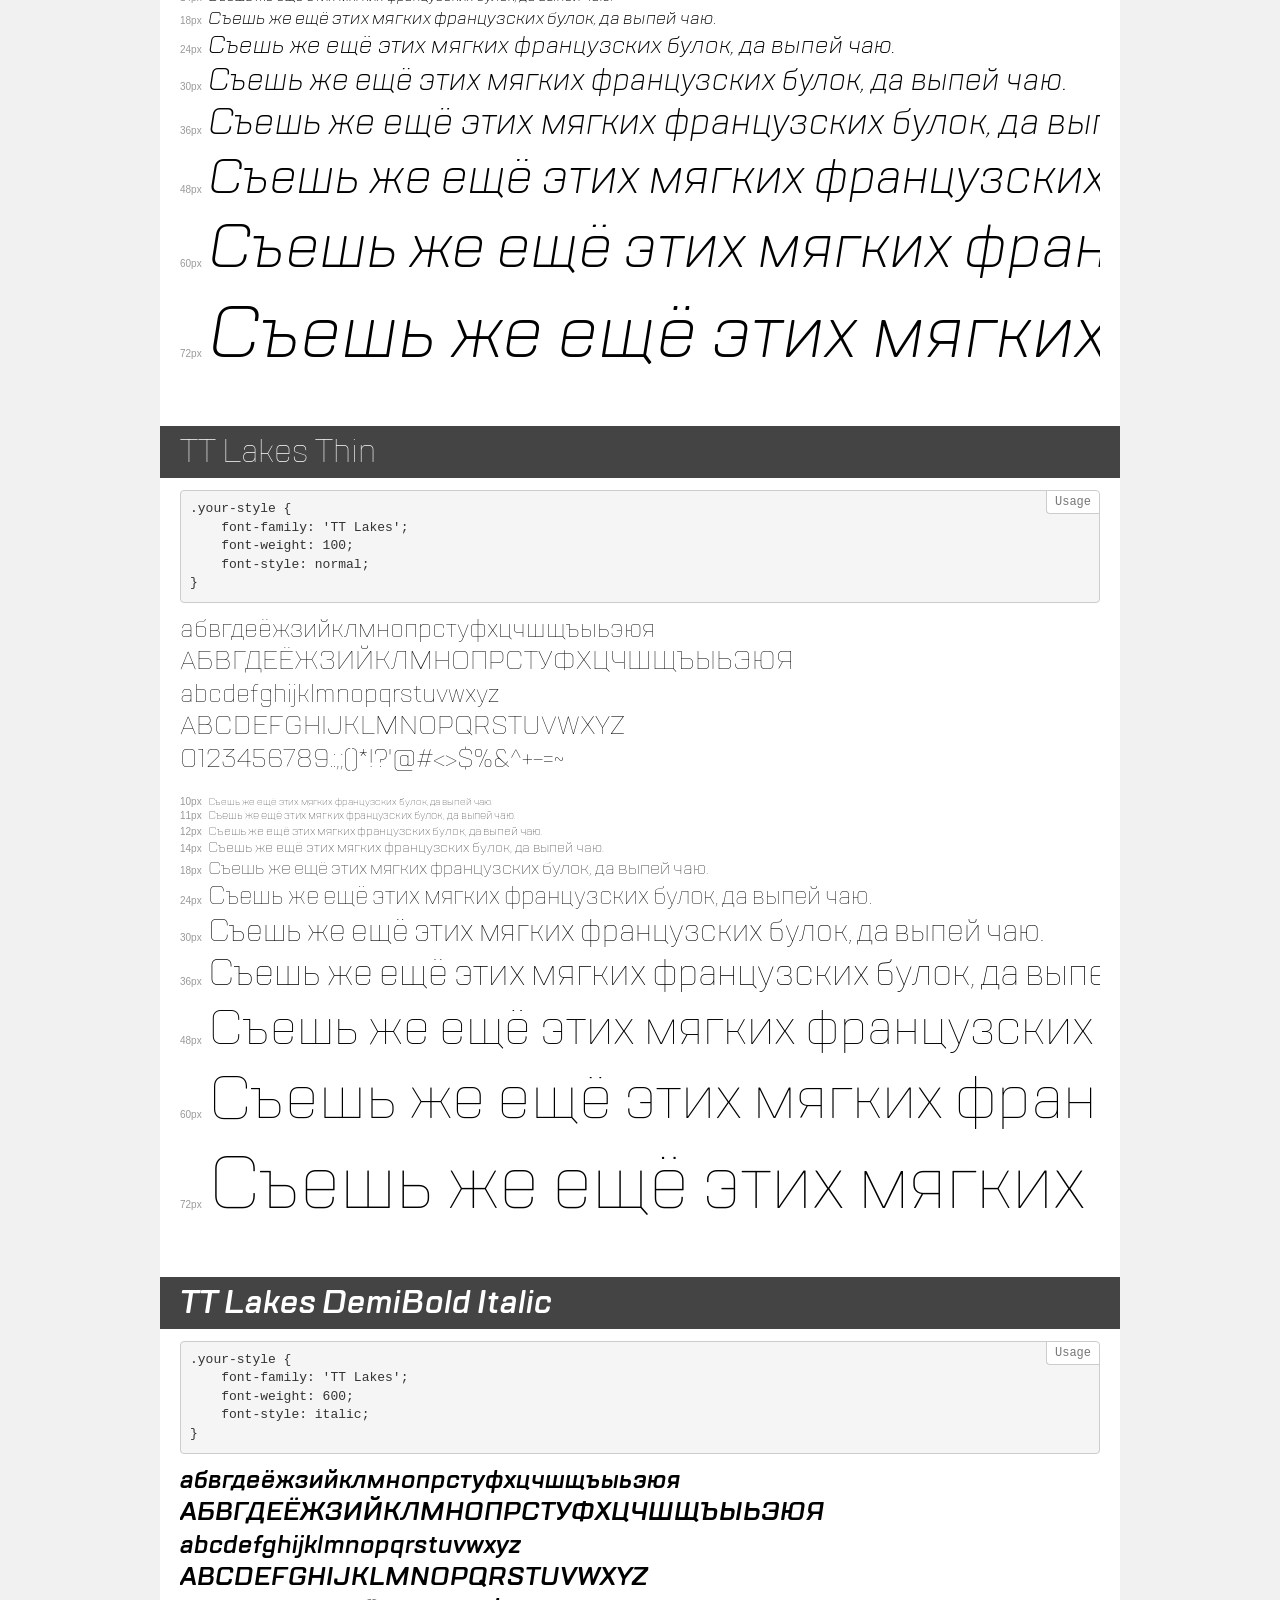
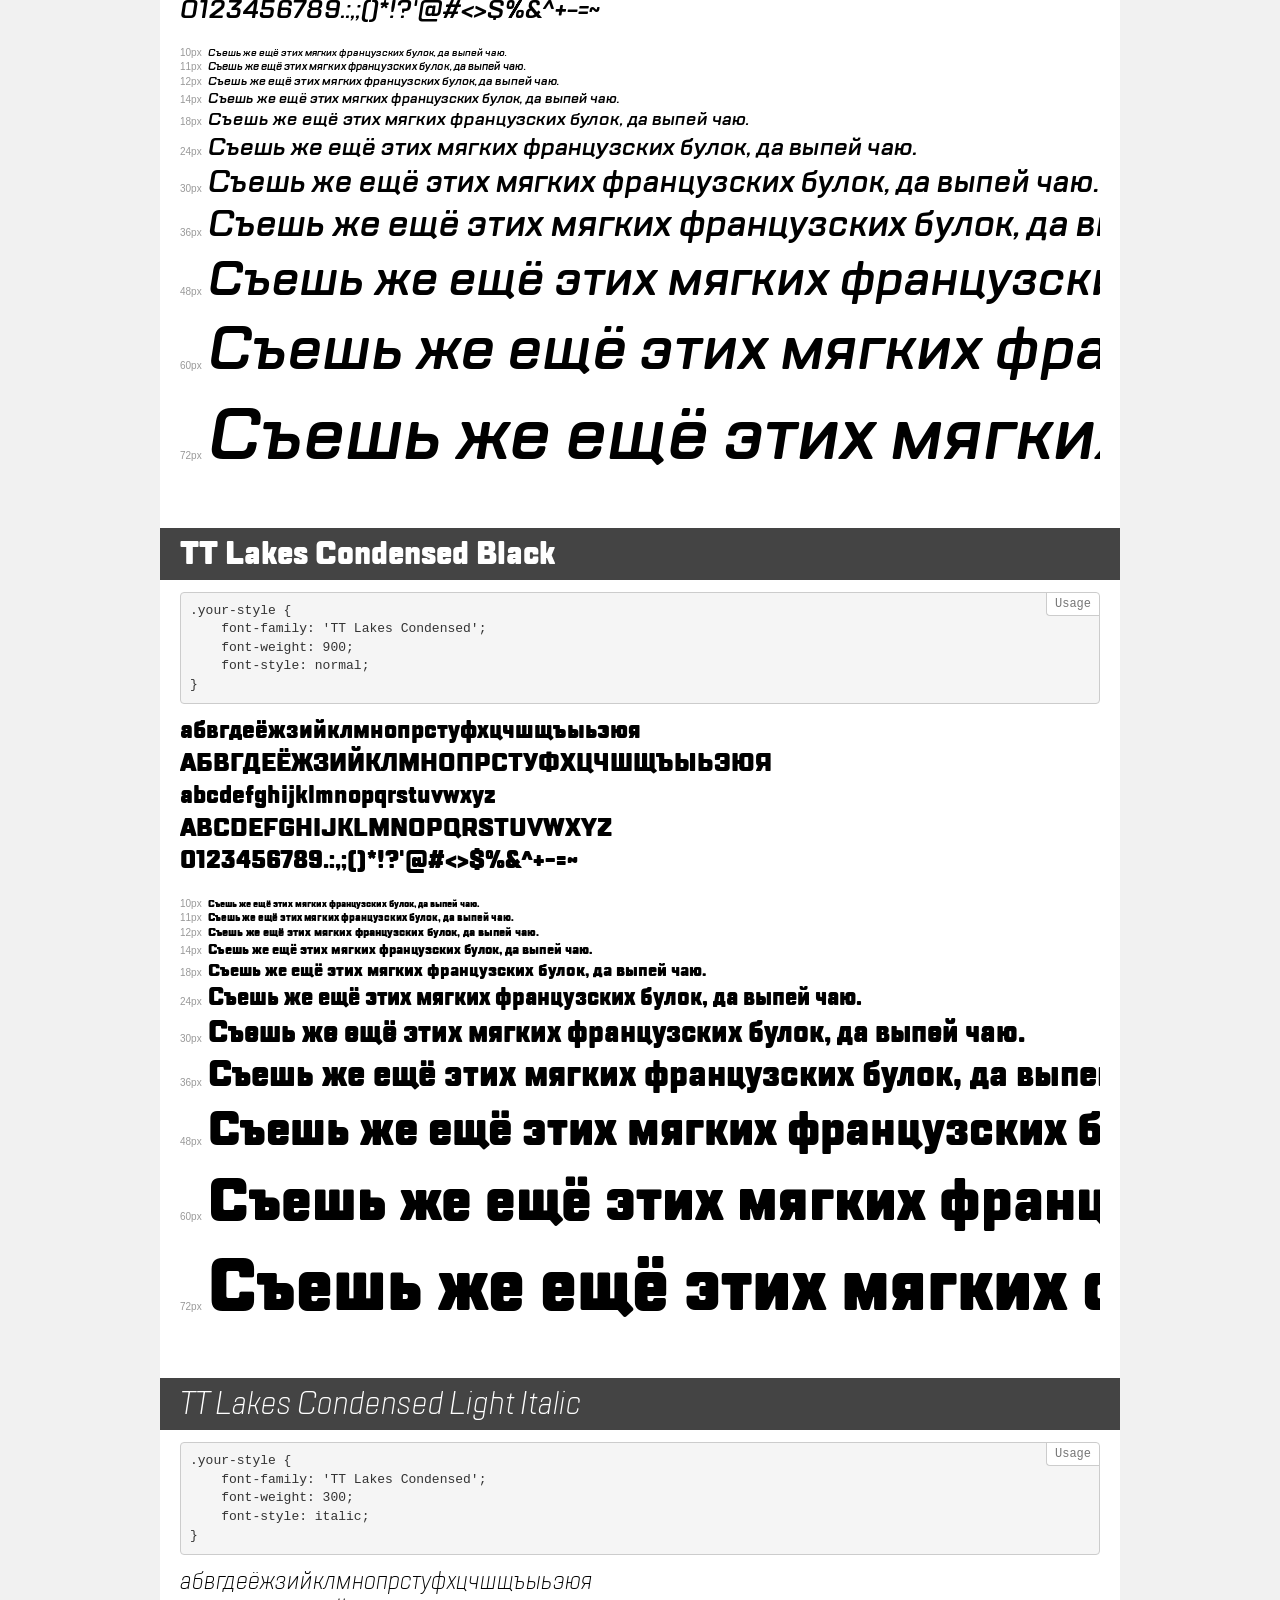
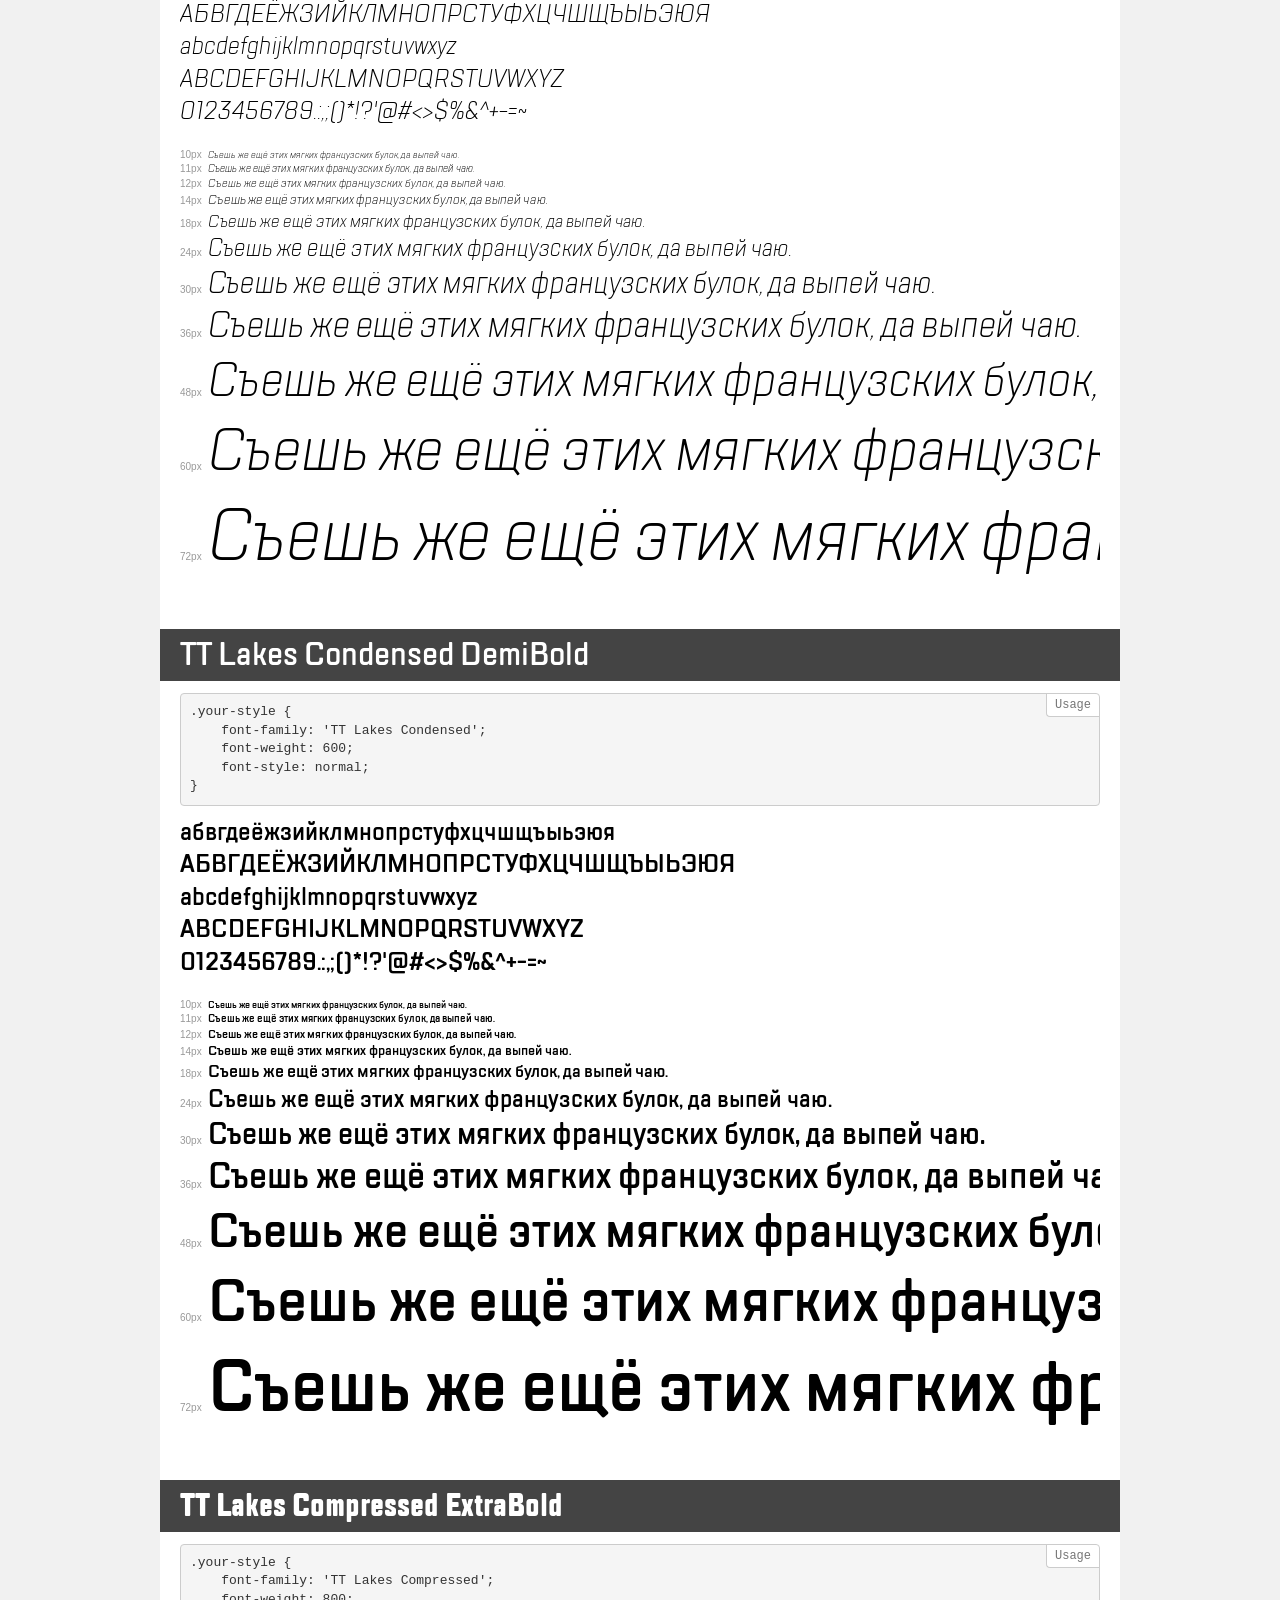
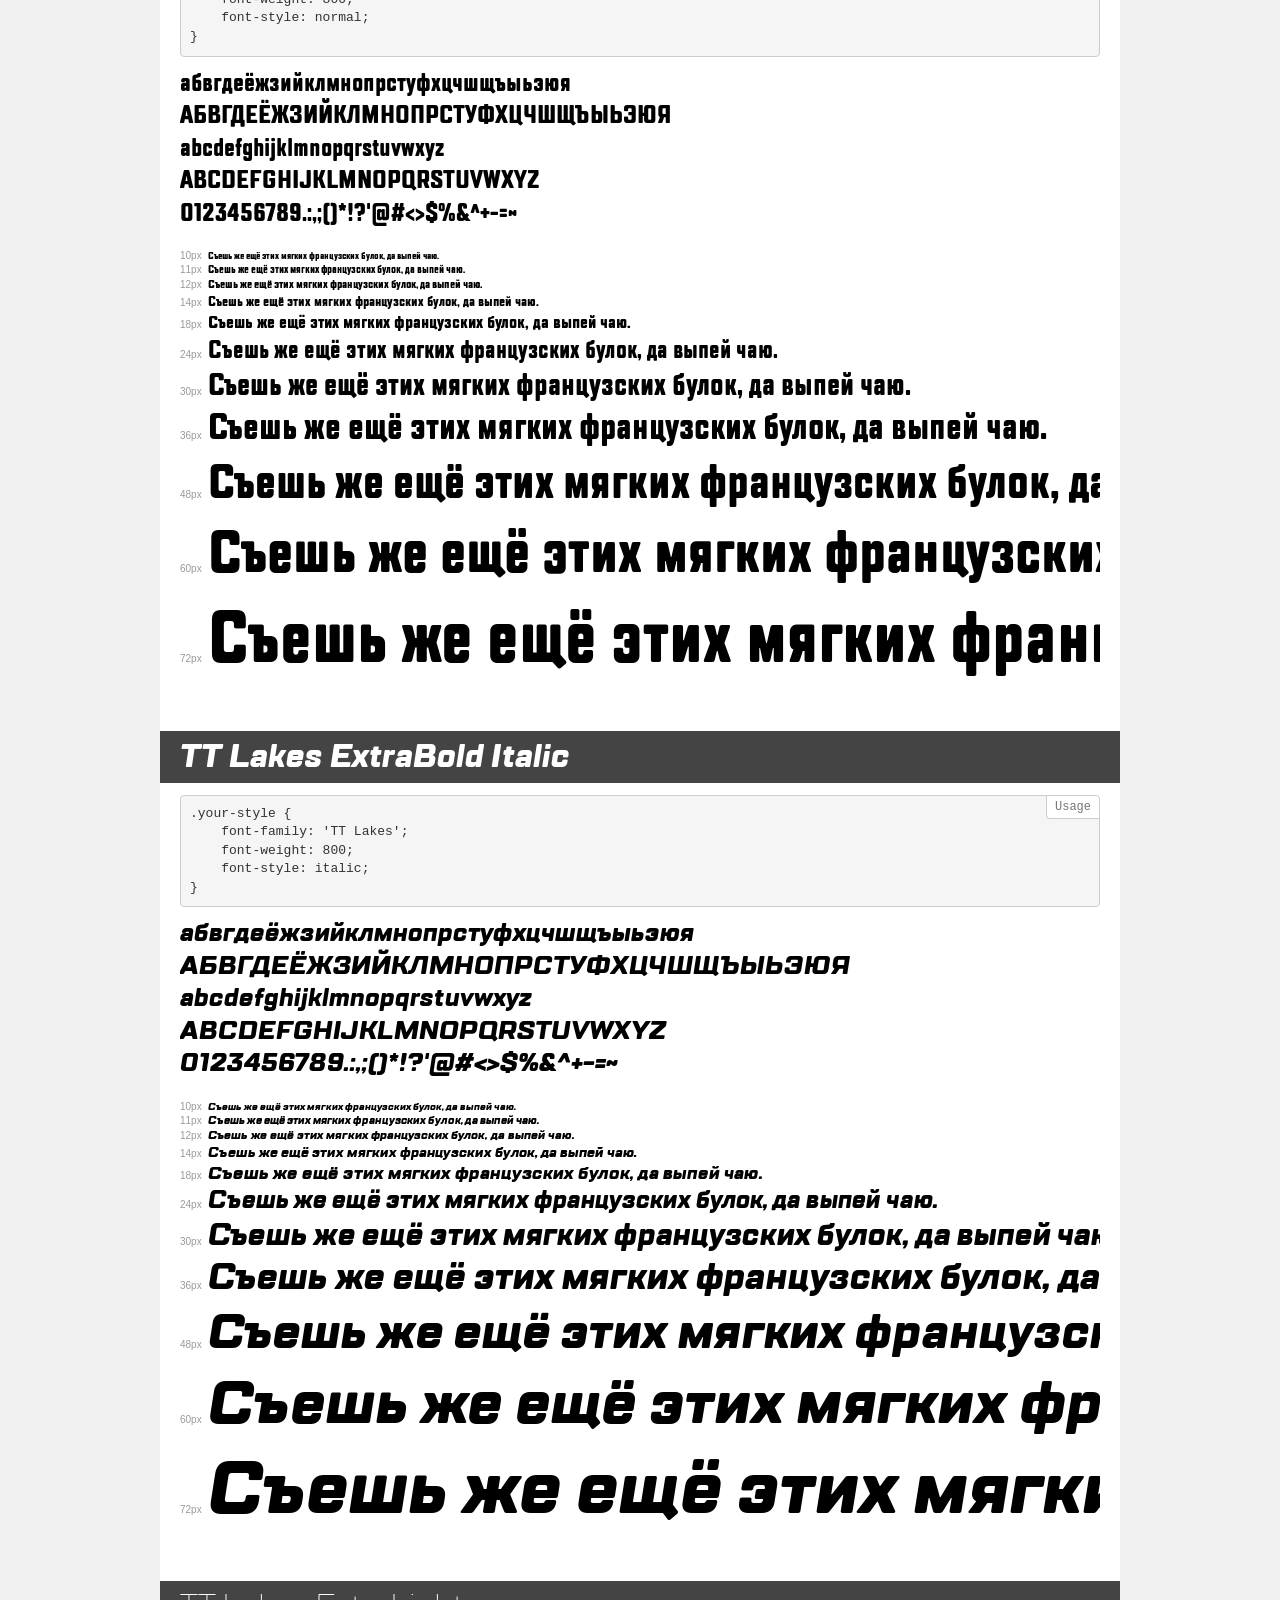
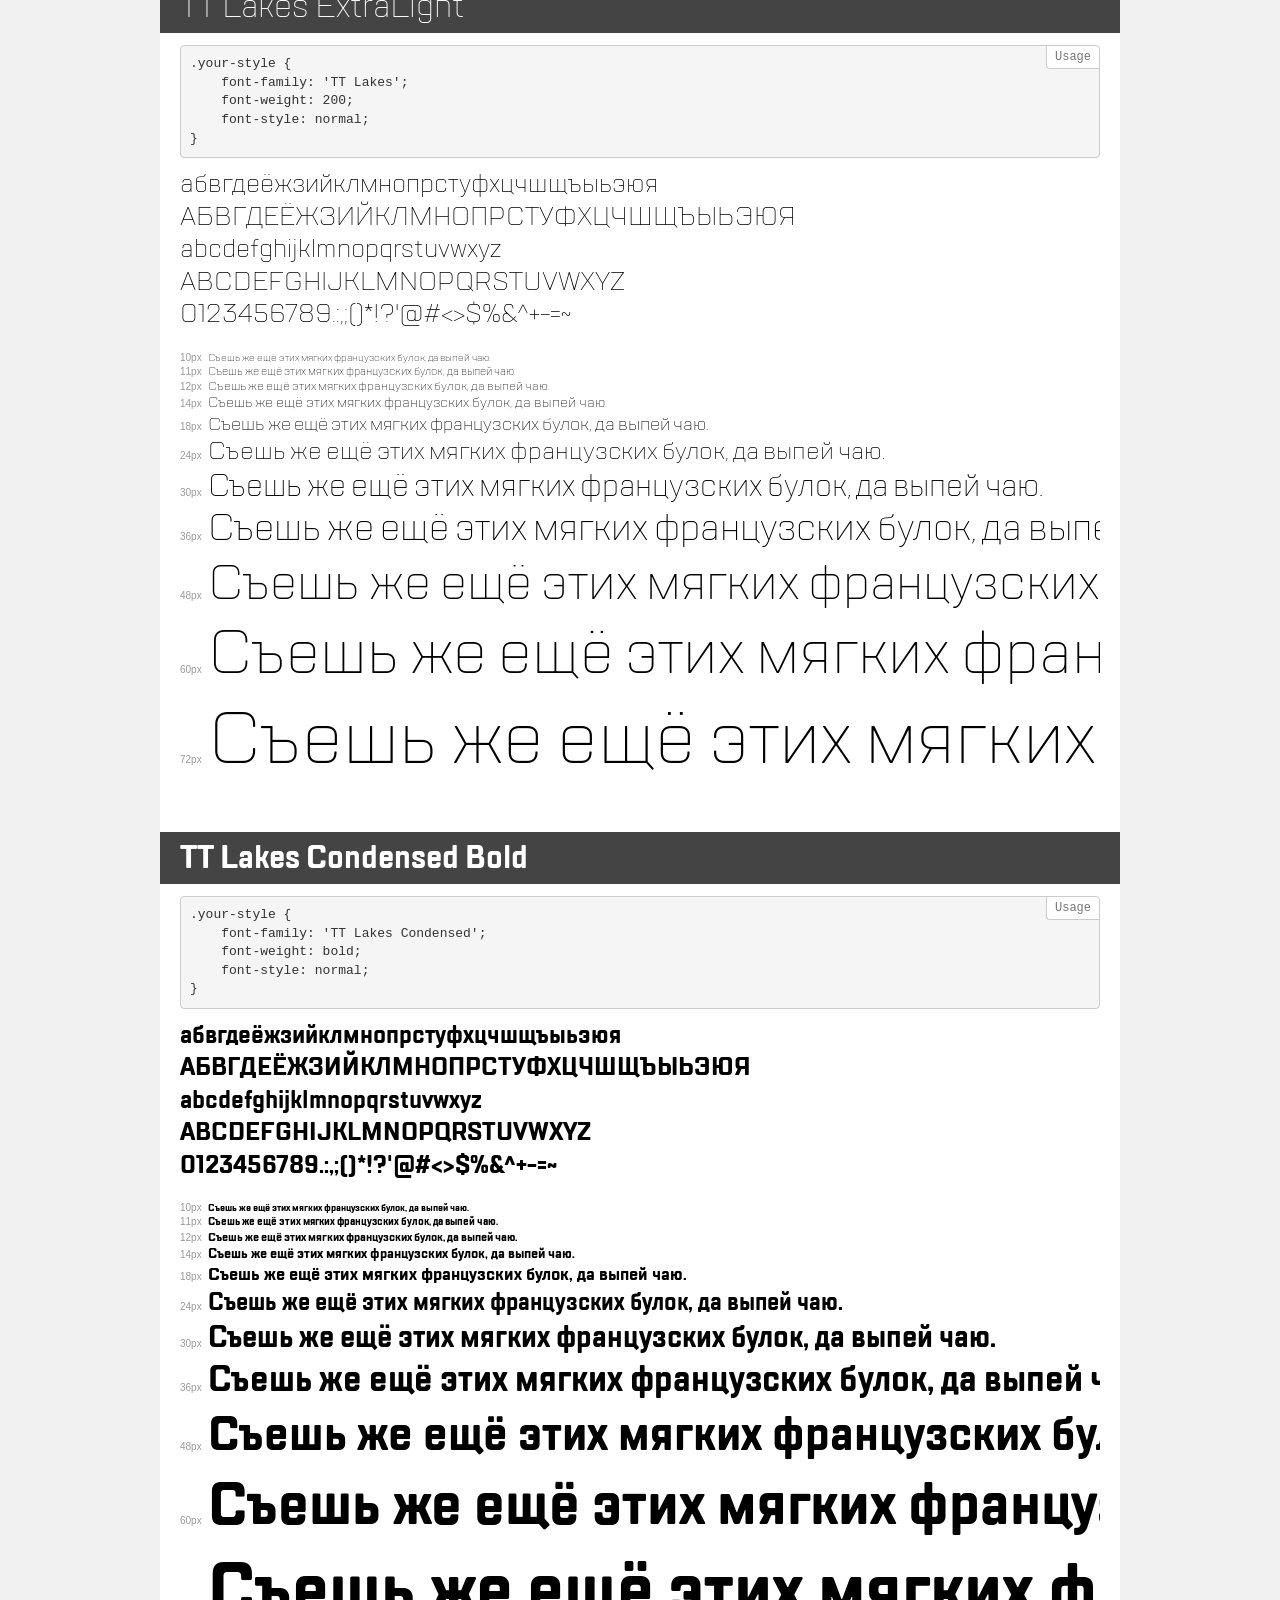
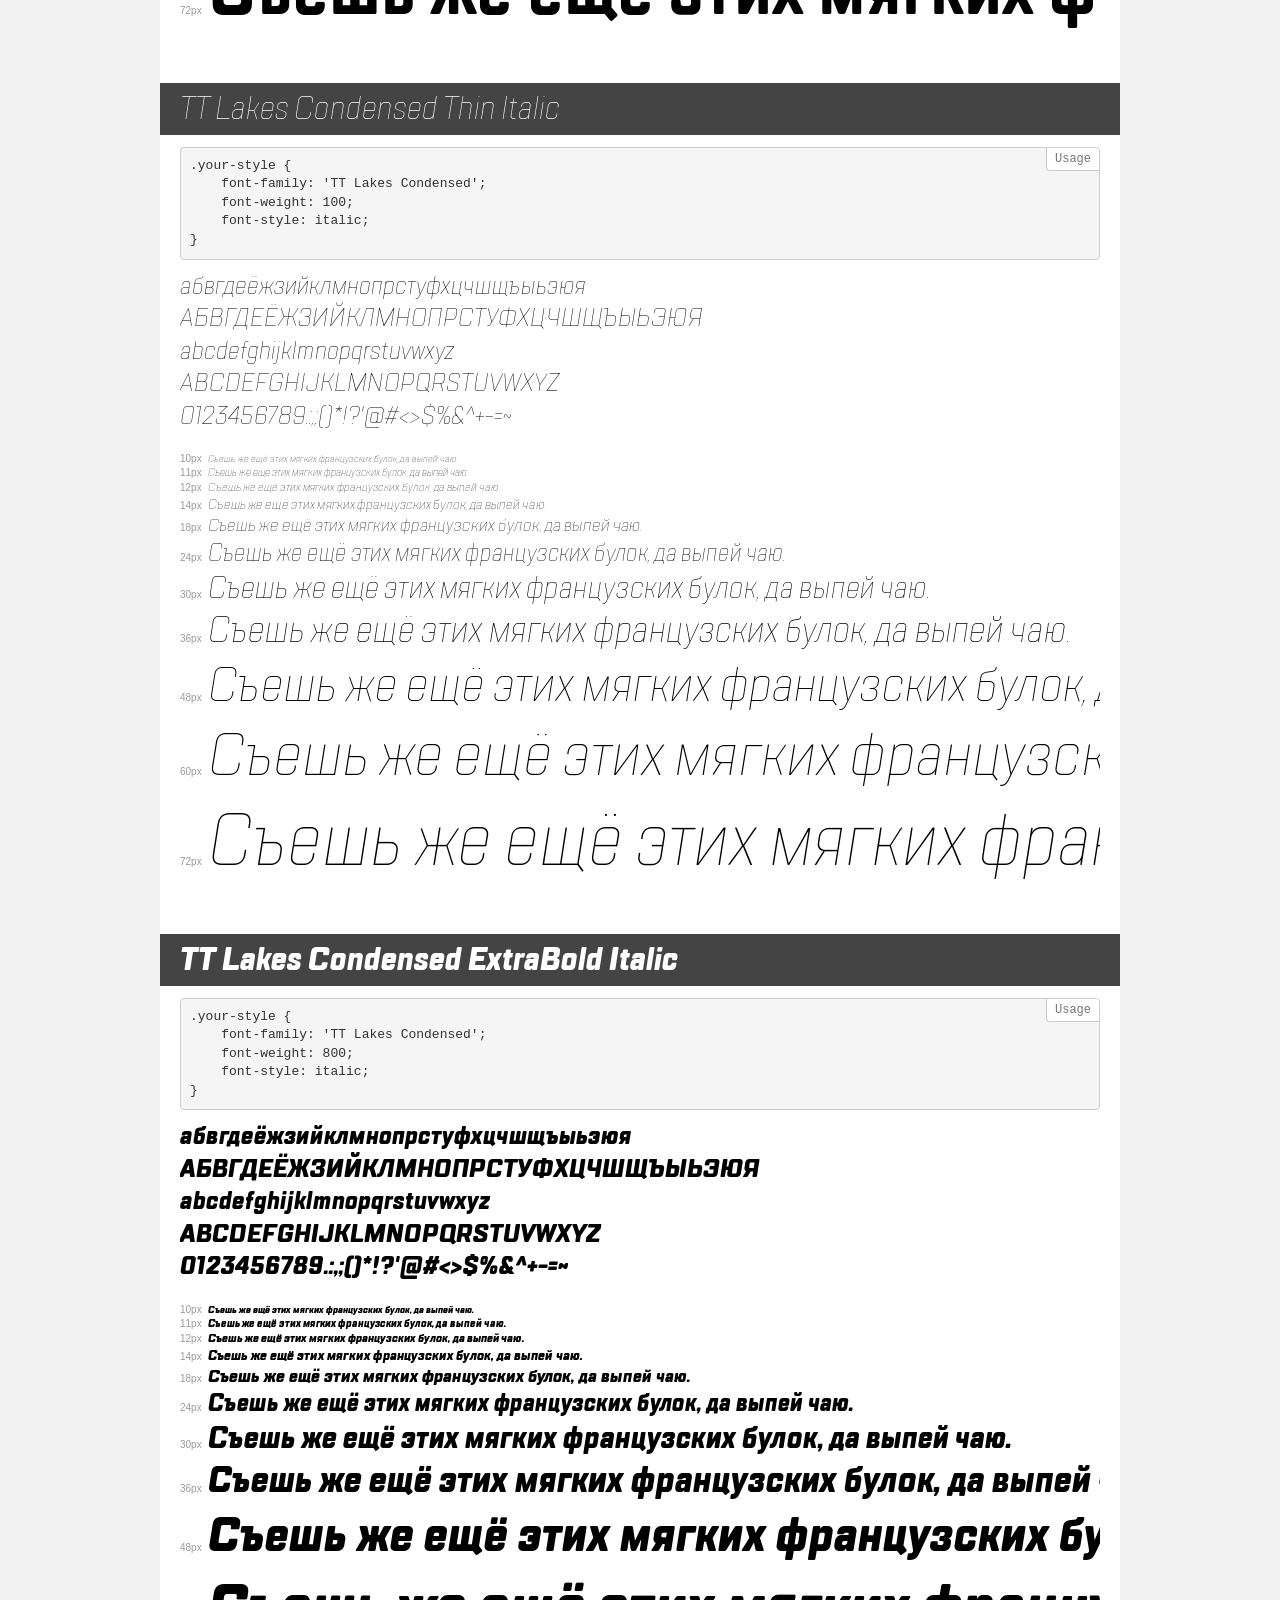
<file: src/font/demo.html>
<!DOCTYPE html>
<html>
<head>
    <meta charset="utf-8">
    <meta http-equiv="X-UA-Compatible" content="IE=edge">
    <meta name="viewport" content="width=device-width, initial-scale=1">
    <meta name="robots" content="noindex, noarchive">
    <meta name="format-detection" content="telephone=no">
    <title>Transfonter demo</title>
    <link href="stylesheet.css" rel="stylesheet">
    <style>
        /*
        http://meyerweb.com/eric/tools/css/reset/
        v2.0 | 20110126
        License: none (public domain)
        */
        html, body, div, span, applet, object, iframe,
        h1, h2, h3, h4, h5, h6, p, blockquote, pre,
        a, abbr, acronym, address, big, cite, code,
        del, dfn, em, img, ins, kbd, q, s, samp,
        small, strike, strong, sub, sup, tt, var,
        b, u, i, center,
        dl, dt, dd, ol, ul, li,
        fieldset, form, label, legend,
        table, caption, tbody, tfoot, thead, tr, th, td,
        article, aside, canvas, details, embed,
        figure, figcaption, footer, header, hgroup,
        menu, nav, output, ruby, section, summary,
        time, mark, audio, video {
            margin: 0;
            padding: 0;
            border: 0;
            font-size: 100%;
            font: inherit;
            vertical-align: baseline;
        }
        /* HTML5 display-role reset for older browsers */
        article, aside, details, figcaption, figure,
        footer, header, hgroup, menu, nav, section {
            display: block;
        }
        body {
            line-height: 1;
        }
        ol, ul {
            list-style: none;
        }
        blockquote, q {
            quotes: none;
        }
        blockquote:before, blockquote:after,
        q:before, q:after {
            content: '';
            content: none;
        }
        table {
            border-collapse: collapse;
            border-spacing: 0;
        }
        /* common styles */
        body {
            background: #f1f1f1;
            color: #000;
        }
        .page {
            background: #fff;
            width: 920px;
            margin: 0 auto;
            padding: 20px 20px 0 20px;
            overflow: hidden;
        }
        .font-container {
            overflow-x: auto;
            overflow-y: hidden;
            margin-bottom: 40px;
            line-height: 1.3;
            white-space: nowrap;
            padding-bottom: 5px;
        }
        h1 {
            position: relative;
            background: #444;
            font-size: 32px;
            color: #fff;
            padding: 10px 20px;
            margin: 0 -20px 12px -20px;
        }
        .letters {
            font-size: 25px;
            margin-bottom: 20px;
        }
        .s10:before {
            content: '10px';
        }
        .s11:before {
            content: '11px';
        }
        .s12:before {
            content: '12px';
        }
        .s14:before {
            content: '14px';
        }
        .s18:before {
            content: '18px';
        }
        .s24:before {
            content: '24px';
        }
        .s30:before {
            content: '30px';
        }
        .s36:before {
            content: '36px';
        }
        .s48:before {
            content: '48px';
        }
        .s60:before {
            content: '60px';
        }
        .s72:before {
            content: '72px';
        }
        .s10:before, .s11:before, .s12:before, .s14:before,
        .s18:before, .s24:before, .s30:before, .s36:before,
        .s48:before, .s60:before, .s72:before {
            font-family: Arial, sans-serif;
            font-size: 10px;
            font-weight: normal;
            font-style: normal;
            color: #999;
            padding-right: 6px;
        }
        pre {
            display: block;
            position: relative;
            padding: 9px;
            margin: 0 0 10px;
            font-family: Monaco, Menlo, Consolas, "Courier New", monospace !important;
            font-size: 13px;
            line-height: 1.428571429;
            color: #333;
            font-weight: normal !important;
            font-style: normal !important;
            background-color: #f5f5f5;
            border: 1px solid #ccc;
            overflow-x: auto;
            border-radius: 4px;
        }
        pre:after {
            display: block;
            position: absolute;
            right: 0;
            top: 0;
            content: 'Usage';
            line-height: 1;
            padding: 5px 8px;
            font-size: 12px;
            color: #767676;
            background-color: #fff;
            border: 1px solid #ccc;
            border-right: none;
            border-top: none;
            border-radius: 0 4px 0 4px;
            z-index: 10;
        }
        /* responsive */
        @media (max-width: 959px) {
            .page {
                width: auto;
                margin: 0;
            }
        }
    </style>
</head>
<body>
<div class="page">
    <div class="demo" style="font-family: 'TT Lakes'; font-weight: normal; font-style: italic;">
        <h1>TT Lakes Italic</h1>
        <pre>.your-style {
    font-family: 'TT Lakes';
    font-weight: normal;
    font-style: italic;
}</pre>
        <div class="font-container">
            <p class="letters">
                абвгдеёжзийклмнопрстуфхцчшщъыьэюя<br>
АБВГДЕЁЖЗИЙКЛМНОПРСТУФХЦЧШЩЪЫЬЭЮЯ<br>
abcdefghijklmnopqrstuvwxyz<br>
ABCDEFGHIJKLMNOPQRSTUVWXYZ<br>
                0123456789.:,;()*!?'@#<>$%&^+-=~
            </p>
            <p class="s10" style="font-size: 10px;">Съешь же ещё этих мягких французских булок, да выпей чаю.</p>
            <p class="s11" style="font-size: 11px;">Съешь же ещё этих мягких французских булок, да выпей чаю.</p>
            <p class="s12" style="font-size: 12px;">Съешь же ещё этих мягких французских булок, да выпей чаю.</p>
            <p class="s14" style="font-size: 14px;">Съешь же ещё этих мягких французских булок, да выпей чаю.</p>
            <p class="s18" style="font-size: 18px;">Съешь же ещё этих мягких французских булок, да выпей чаю.</p>
            <p class="s24" style="font-size: 24px;">Съешь же ещё этих мягких французских булок, да выпей чаю.</p>
            <p class="s30" style="font-size: 30px;">Съешь же ещё этих мягких французских булок, да выпей чаю.</p>
            <p class="s36" style="font-size: 36px;">Съешь же ещё этих мягких французских булок, да выпей чаю.</p>
            <p class="s48" style="font-size: 48px;">Съешь же ещё этих мягких французских булок, да выпей чаю.</p>
            <p class="s60" style="font-size: 60px;">Съешь же ещё этих мягких французских булок, да выпей чаю.</p>
            <p class="s72" style="font-size: 72px;">Съешь же ещё этих мягких французских булок, да выпей чаю.</p>
        </div>
    </div>
    <div class="demo" style="font-family: 'TT Lakes Condensed'; font-weight: 200; font-style: normal;">
        <h1>TT Lakes Condensed ExtraLight</h1>
        <pre>.your-style {
    font-family: 'TT Lakes Condensed';
    font-weight: 200;
    font-style: normal;
}</pre>
        <div class="font-container">
            <p class="letters">
                абвгдеёжзийклмнопрстуфхцчшщъыьэюя<br>
АБВГДЕЁЖЗИЙКЛМНОПРСТУФХЦЧШЩЪЫЬЭЮЯ<br>
abcdefghijklmnopqrstuvwxyz<br>
ABCDEFGHIJKLMNOPQRSTUVWXYZ<br>
                0123456789.:,;()*!?'@#<>$%&^+-=~
            </p>
            <p class="s10" style="font-size: 10px;">Съешь же ещё этих мягких французских булок, да выпей чаю.</p>
            <p class="s11" style="font-size: 11px;">Съешь же ещё этих мягких французских булок, да выпей чаю.</p>
            <p class="s12" style="font-size: 12px;">Съешь же ещё этих мягких французских булок, да выпей чаю.</p>
            <p class="s14" style="font-size: 14px;">Съешь же ещё этих мягких французских булок, да выпей чаю.</p>
            <p class="s18" style="font-size: 18px;">Съешь же ещё этих мягких французских булок, да выпей чаю.</p>
            <p class="s24" style="font-size: 24px;">Съешь же ещё этих мягких французских булок, да выпей чаю.</p>
            <p class="s30" style="font-size: 30px;">Съешь же ещё этих мягких французских булок, да выпей чаю.</p>
            <p class="s36" style="font-size: 36px;">Съешь же ещё этих мягких французских булок, да выпей чаю.</p>
            <p class="s48" style="font-size: 48px;">Съешь же ещё этих мягких французских булок, да выпей чаю.</p>
            <p class="s60" style="font-size: 60px;">Съешь же ещё этих мягких французских булок, да выпей чаю.</p>
            <p class="s72" style="font-size: 72px;">Съешь же ещё этих мягких французских булок, да выпей чаю.</p>
        </div>
    </div>
    <div class="demo" style="font-family: 'TT Lakes Compressed'; font-weight: normal; font-style: normal;">
        <h1>TT Lakes Compressed Regular</h1>
        <pre>.your-style {
    font-family: 'TT Lakes Compressed';
    font-weight: normal;
    font-style: normal;
}</pre>
        <div class="font-container">
            <p class="letters">
                абвгдеёжзийклмнопрстуфхцчшщъыьэюя<br>
АБВГДЕЁЖЗИЙКЛМНОПРСТУФХЦЧШЩЪЫЬЭЮЯ<br>
abcdefghijklmnopqrstuvwxyz<br>
ABCDEFGHIJKLMNOPQRSTUVWXYZ<br>
                0123456789.:,;()*!?'@#<>$%&^+-=~
            </p>
            <p class="s10" style="font-size: 10px;">Съешь же ещё этих мягких французских булок, да выпей чаю.</p>
            <p class="s11" style="font-size: 11px;">Съешь же ещё этих мягких французских булок, да выпей чаю.</p>
            <p class="s12" style="font-size: 12px;">Съешь же ещё этих мягких французских булок, да выпей чаю.</p>
            <p class="s14" style="font-size: 14px;">Съешь же ещё этих мягких французских булок, да выпей чаю.</p>
            <p class="s18" style="font-size: 18px;">Съешь же ещё этих мягких французских булок, да выпей чаю.</p>
            <p class="s24" style="font-size: 24px;">Съешь же ещё этих мягких французских булок, да выпей чаю.</p>
            <p class="s30" style="font-size: 30px;">Съешь же ещё этих мягких французских булок, да выпей чаю.</p>
            <p class="s36" style="font-size: 36px;">Съешь же ещё этих мягких французских булок, да выпей чаю.</p>
            <p class="s48" style="font-size: 48px;">Съешь же ещё этих мягких французских булок, да выпей чаю.</p>
            <p class="s60" style="font-size: 60px;">Съешь же ещё этих мягких французских булок, да выпей чаю.</p>
            <p class="s72" style="font-size: 72px;">Съешь же ещё этих мягких французских булок, да выпей чаю.</p>
        </div>
    </div>
    <div class="demo" style="font-family: 'TT Lakes Compressed'; font-weight: 100; font-style: italic;">
        <h1>TT Lakes Compressed Thin Italic</h1>
        <pre>.your-style {
    font-family: 'TT Lakes Compressed';
    font-weight: 100;
    font-style: italic;
}</pre>
        <div class="font-container">
            <p class="letters">
                абвгдеёжзийклмнопрстуфхцчшщъыьэюя<br>
АБВГДЕЁЖЗИЙКЛМНОПРСТУФХЦЧШЩЪЫЬЭЮЯ<br>
abcdefghijklmnopqrstuvwxyz<br>
ABCDEFGHIJKLMNOPQRSTUVWXYZ<br>
                0123456789.:,;()*!?'@#<>$%&^+-=~
            </p>
            <p class="s10" style="font-size: 10px;">Съешь же ещё этих мягких французских булок, да выпей чаю.</p>
            <p class="s11" style="font-size: 11px;">Съешь же ещё этих мягких французских булок, да выпей чаю.</p>
            <p class="s12" style="font-size: 12px;">Съешь же ещё этих мягких французских булок, да выпей чаю.</p>
            <p class="s14" style="font-size: 14px;">Съешь же ещё этих мягких французских булок, да выпей чаю.</p>
            <p class="s18" style="font-size: 18px;">Съешь же ещё этих мягких французских булок, да выпей чаю.</p>
            <p class="s24" style="font-size: 24px;">Съешь же ещё этих мягких французских булок, да выпей чаю.</p>
            <p class="s30" style="font-size: 30px;">Съешь же ещё этих мягких французских булок, да выпей чаю.</p>
            <p class="s36" style="font-size: 36px;">Съешь же ещё этих мягких французских булок, да выпей чаю.</p>
            <p class="s48" style="font-size: 48px;">Съешь же ещё этих мягких французских булок, да выпей чаю.</p>
            <p class="s60" style="font-size: 60px;">Съешь же ещё этих мягких французских булок, да выпей чаю.</p>
            <p class="s72" style="font-size: 72px;">Съешь же ещё этих мягких французских булок, да выпей чаю.</p>
        </div>
    </div>
    <div class="demo" style="font-family: 'TT Lakes Condensed'; font-weight: 500; font-style: normal;">
        <h1>TT Lakes Condensed Medium</h1>
        <pre>.your-style {
    font-family: 'TT Lakes Condensed';
    font-weight: 500;
    font-style: normal;
}</pre>
        <div class="font-container">
            <p class="letters">
                абвгдеёжзийклмнопрстуфхцчшщъыьэюя<br>
АБВГДЕЁЖЗИЙКЛМНОПРСТУФХЦЧШЩЪЫЬЭЮЯ<br>
abcdefghijklmnopqrstuvwxyz<br>
ABCDEFGHIJKLMNOPQRSTUVWXYZ<br>
                0123456789.:,;()*!?'@#<>$%&^+-=~
            </p>
            <p class="s10" style="font-size: 10px;">Съешь же ещё этих мягких французских булок, да выпей чаю.</p>
            <p class="s11" style="font-size: 11px;">Съешь же ещё этих мягких французских булок, да выпей чаю.</p>
            <p class="s12" style="font-size: 12px;">Съешь же ещё этих мягких французских булок, да выпей чаю.</p>
            <p class="s14" style="font-size: 14px;">Съешь же ещё этих мягких французских булок, да выпей чаю.</p>
            <p class="s18" style="font-size: 18px;">Съешь же ещё этих мягких французских булок, да выпей чаю.</p>
            <p class="s24" style="font-size: 24px;">Съешь же ещё этих мягких французских булок, да выпей чаю.</p>
            <p class="s30" style="font-size: 30px;">Съешь же ещё этих мягких французских булок, да выпей чаю.</p>
            <p class="s36" style="font-size: 36px;">Съешь же ещё этих мягких французских булок, да выпей чаю.</p>
            <p class="s48" style="font-size: 48px;">Съешь же ещё этих мягких французских булок, да выпей чаю.</p>
            <p class="s60" style="font-size: 60px;">Съешь же ещё этих мягких французских булок, да выпей чаю.</p>
            <p class="s72" style="font-size: 72px;">Съешь же ещё этих мягких французских булок, да выпей чаю.</p>
        </div>
    </div>
    <div class="demo" style="font-family: 'TT Lakes Compressed'; font-weight: 800; font-style: italic;">
        <h1>TT Lakes Compressed ExtraBold Italic</h1>
        <pre>.your-style {
    font-family: 'TT Lakes Compressed';
    font-weight: 800;
    font-style: italic;
}</pre>
        <div class="font-container">
            <p class="letters">
                абвгдеёжзийклмнопрстуфхцчшщъыьэюя<br>
АБВГДЕЁЖЗИЙКЛМНОПРСТУФХЦЧШЩЪЫЬЭЮЯ<br>
abcdefghijklmnopqrstuvwxyz<br>
ABCDEFGHIJKLMNOPQRSTUVWXYZ<br>
                0123456789.:,;()*!?'@#<>$%&^+-=~
            </p>
            <p class="s10" style="font-size: 10px;">Съешь же ещё этих мягких французских булок, да выпей чаю.</p>
            <p class="s11" style="font-size: 11px;">Съешь же ещё этих мягких французских булок, да выпей чаю.</p>
            <p class="s12" style="font-size: 12px;">Съешь же ещё этих мягких французских булок, да выпей чаю.</p>
            <p class="s14" style="font-size: 14px;">Съешь же ещё этих мягких французских булок, да выпей чаю.</p>
            <p class="s18" style="font-size: 18px;">Съешь же ещё этих мягких французских булок, да выпей чаю.</p>
            <p class="s24" style="font-size: 24px;">Съешь же ещё этих мягких французских булок, да выпей чаю.</p>
            <p class="s30" style="font-size: 30px;">Съешь же ещё этих мягких французских булок, да выпей чаю.</p>
            <p class="s36" style="font-size: 36px;">Съешь же ещё этих мягких французских булок, да выпей чаю.</p>
            <p class="s48" style="font-size: 48px;">Съешь же ещё этих мягких французских булок, да выпей чаю.</p>
            <p class="s60" style="font-size: 60px;">Съешь же ещё этих мягких французских булок, да выпей чаю.</p>
            <p class="s72" style="font-size: 72px;">Съешь же ещё этих мягких французских булок, да выпей чаю.</p>
        </div>
    </div>
    <div class="demo" style="font-family: 'TT Lakes'; font-weight: 200; font-style: italic;">
        <h1>TT Lakes ExtraLight Italic</h1>
        <pre>.your-style {
    font-family: 'TT Lakes';
    font-weight: 200;
    font-style: italic;
}</pre>
        <div class="font-container">
            <p class="letters">
                абвгдеёжзийклмнопрстуфхцчшщъыьэюя<br>
АБВГДЕЁЖЗИЙКЛМНОПРСТУФХЦЧШЩЪЫЬЭЮЯ<br>
abcdefghijklmnopqrstuvwxyz<br>
ABCDEFGHIJKLMNOPQRSTUVWXYZ<br>
                0123456789.:,;()*!?'@#<>$%&^+-=~
            </p>
            <p class="s10" style="font-size: 10px;">Съешь же ещё этих мягких французских булок, да выпей чаю.</p>
            <p class="s11" style="font-size: 11px;">Съешь же ещё этих мягких французских булок, да выпей чаю.</p>
            <p class="s12" style="font-size: 12px;">Съешь же ещё этих мягких французских булок, да выпей чаю.</p>
            <p class="s14" style="font-size: 14px;">Съешь же ещё этих мягких французских булок, да выпей чаю.</p>
            <p class="s18" style="font-size: 18px;">Съешь же ещё этих мягких французских булок, да выпей чаю.</p>
            <p class="s24" style="font-size: 24px;">Съешь же ещё этих мягких французских булок, да выпей чаю.</p>
            <p class="s30" style="font-size: 30px;">Съешь же ещё этих мягких французских булок, да выпей чаю.</p>
            <p class="s36" style="font-size: 36px;">Съешь же ещё этих мягких французских булок, да выпей чаю.</p>
            <p class="s48" style="font-size: 48px;">Съешь же ещё этих мягких французских булок, да выпей чаю.</p>
            <p class="s60" style="font-size: 60px;">Съешь же ещё этих мягких французских булок, да выпей чаю.</p>
            <p class="s72" style="font-size: 72px;">Съешь же ещё этих мягких французских булок, да выпей чаю.</p>
        </div>
    </div>
    <div class="demo" style="font-family: 'TT Lakes'; font-weight: 300; font-style: italic;">
        <h1>TT Lakes Light Italic</h1>
        <pre>.your-style {
    font-family: 'TT Lakes';
    font-weight: 300;
    font-style: italic;
}</pre>
        <div class="font-container">
            <p class="letters">
                абвгдеёжзийклмнопрстуфхцчшщъыьэюя<br>
АБВГДЕЁЖЗИЙКЛМНОПРСТУФХЦЧШЩЪЫЬЭЮЯ<br>
abcdefghijklmnopqrstuvwxyz<br>
ABCDEFGHIJKLMNOPQRSTUVWXYZ<br>
                0123456789.:,;()*!?'@#<>$%&^+-=~
            </p>
            <p class="s10" style="font-size: 10px;">Съешь же ещё этих мягких французских булок, да выпей чаю.</p>
            <p class="s11" style="font-size: 11px;">Съешь же ещё этих мягких французских булок, да выпей чаю.</p>
            <p class="s12" style="font-size: 12px;">Съешь же ещё этих мягких французских булок, да выпей чаю.</p>
            <p class="s14" style="font-size: 14px;">Съешь же ещё этих мягких французских булок, да выпей чаю.</p>
            <p class="s18" style="font-size: 18px;">Съешь же ещё этих мягких французских булок, да выпей чаю.</p>
            <p class="s24" style="font-size: 24px;">Съешь же ещё этих мягких французских булок, да выпей чаю.</p>
            <p class="s30" style="font-size: 30px;">Съешь же ещё этих мягких французских булок, да выпей чаю.</p>
            <p class="s36" style="font-size: 36px;">Съешь же ещё этих мягких французских булок, да выпей чаю.</p>
            <p class="s48" style="font-size: 48px;">Съешь же ещё этих мягких французских булок, да выпей чаю.</p>
            <p class="s60" style="font-size: 60px;">Съешь же ещё этих мягких французских булок, да выпей чаю.</p>
            <p class="s72" style="font-size: 72px;">Съешь же ещё этих мягких французских булок, да выпей чаю.</p>
        </div>
    </div>
    <div class="demo" style="font-family: 'TT Lakes'; font-weight: 100; font-style: normal;">
        <h1>TT Lakes Thin</h1>
        <pre>.your-style {
    font-family: 'TT Lakes';
    font-weight: 100;
    font-style: normal;
}</pre>
        <div class="font-container">
            <p class="letters">
                абвгдеёжзийклмнопрстуфхцчшщъыьэюя<br>
АБВГДЕЁЖЗИЙКЛМНОПРСТУФХЦЧШЩЪЫЬЭЮЯ<br>
abcdefghijklmnopqrstuvwxyz<br>
ABCDEFGHIJKLMNOPQRSTUVWXYZ<br>
                0123456789.:,;()*!?'@#<>$%&^+-=~
            </p>
            <p class="s10" style="font-size: 10px;">Съешь же ещё этих мягких французских булок, да выпей чаю.</p>
            <p class="s11" style="font-size: 11px;">Съешь же ещё этих мягких французских булок, да выпей чаю.</p>
            <p class="s12" style="font-size: 12px;">Съешь же ещё этих мягких французских булок, да выпей чаю.</p>
            <p class="s14" style="font-size: 14px;">Съешь же ещё этих мягких французских булок, да выпей чаю.</p>
            <p class="s18" style="font-size: 18px;">Съешь же ещё этих мягких французских булок, да выпей чаю.</p>
            <p class="s24" style="font-size: 24px;">Съешь же ещё этих мягких французских булок, да выпей чаю.</p>
            <p class="s30" style="font-size: 30px;">Съешь же ещё этих мягких французских булок, да выпей чаю.</p>
            <p class="s36" style="font-size: 36px;">Съешь же ещё этих мягких французских булок, да выпей чаю.</p>
            <p class="s48" style="font-size: 48px;">Съешь же ещё этих мягких французских булок, да выпей чаю.</p>
            <p class="s60" style="font-size: 60px;">Съешь же ещё этих мягких французских булок, да выпей чаю.</p>
            <p class="s72" style="font-size: 72px;">Съешь же ещё этих мягких французских булок, да выпей чаю.</p>
        </div>
    </div>
    <div class="demo" style="font-family: 'TT Lakes'; font-weight: 600; font-style: italic;">
        <h1>TT Lakes DemiBold Italic</h1>
        <pre>.your-style {
    font-family: 'TT Lakes';
    font-weight: 600;
    font-style: italic;
}</pre>
        <div class="font-container">
            <p class="letters">
                абвгдеёжзийклмнопрстуфхцчшщъыьэюя<br>
АБВГДЕЁЖЗИЙКЛМНОПРСТУФХЦЧШЩЪЫЬЭЮЯ<br>
abcdefghijklmnopqrstuvwxyz<br>
ABCDEFGHIJKLMNOPQRSTUVWXYZ<br>
                0123456789.:,;()*!?'@#<>$%&^+-=~
            </p>
            <p class="s10" style="font-size: 10px;">Съешь же ещё этих мягких французских булок, да выпей чаю.</p>
            <p class="s11" style="font-size: 11px;">Съешь же ещё этих мягких французских булок, да выпей чаю.</p>
            <p class="s12" style="font-size: 12px;">Съешь же ещё этих мягких французских булок, да выпей чаю.</p>
            <p class="s14" style="font-size: 14px;">Съешь же ещё этих мягких французских булок, да выпей чаю.</p>
            <p class="s18" style="font-size: 18px;">Съешь же ещё этих мягких французских булок, да выпей чаю.</p>
            <p class="s24" style="font-size: 24px;">Съешь же ещё этих мягких французских булок, да выпей чаю.</p>
            <p class="s30" style="font-size: 30px;">Съешь же ещё этих мягких французских булок, да выпей чаю.</p>
            <p class="s36" style="font-size: 36px;">Съешь же ещё этих мягких французских булок, да выпей чаю.</p>
            <p class="s48" style="font-size: 48px;">Съешь же ещё этих мягких французских булок, да выпей чаю.</p>
            <p class="s60" style="font-size: 60px;">Съешь же ещё этих мягких французских булок, да выпей чаю.</p>
            <p class="s72" style="font-size: 72px;">Съешь же ещё этих мягких французских булок, да выпей чаю.</p>
        </div>
    </div>
    <div class="demo" style="font-family: 'TT Lakes Condensed'; font-weight: 900; font-style: normal;">
        <h1>TT Lakes Condensed Black</h1>
        <pre>.your-style {
    font-family: 'TT Lakes Condensed';
    font-weight: 900;
    font-style: normal;
}</pre>
        <div class="font-container">
            <p class="letters">
                абвгдеёжзийклмнопрстуфхцчшщъыьэюя<br>
АБВГДЕЁЖЗИЙКЛМНОПРСТУФХЦЧШЩЪЫЬЭЮЯ<br>
abcdefghijklmnopqrstuvwxyz<br>
ABCDEFGHIJKLMNOPQRSTUVWXYZ<br>
                0123456789.:,;()*!?'@#<>$%&^+-=~
            </p>
            <p class="s10" style="font-size: 10px;">Съешь же ещё этих мягких французских булок, да выпей чаю.</p>
            <p class="s11" style="font-size: 11px;">Съешь же ещё этих мягких французских булок, да выпей чаю.</p>
            <p class="s12" style="font-size: 12px;">Съешь же ещё этих мягких французских булок, да выпей чаю.</p>
            <p class="s14" style="font-size: 14px;">Съешь же ещё этих мягких французских булок, да выпей чаю.</p>
            <p class="s18" style="font-size: 18px;">Съешь же ещё этих мягких французских булок, да выпей чаю.</p>
            <p class="s24" style="font-size: 24px;">Съешь же ещё этих мягких французских булок, да выпей чаю.</p>
            <p class="s30" style="font-size: 30px;">Съешь же ещё этих мягких французских булок, да выпей чаю.</p>
            <p class="s36" style="font-size: 36px;">Съешь же ещё этих мягких французских булок, да выпей чаю.</p>
            <p class="s48" style="font-size: 48px;">Съешь же ещё этих мягких французских булок, да выпей чаю.</p>
            <p class="s60" style="font-size: 60px;">Съешь же ещё этих мягких французских булок, да выпей чаю.</p>
            <p class="s72" style="font-size: 72px;">Съешь же ещё этих мягких французских булок, да выпей чаю.</p>
        </div>
    </div>
    <div class="demo" style="font-family: 'TT Lakes Condensed'; font-weight: 300; font-style: italic;">
        <h1>TT Lakes Condensed Light Italic</h1>
        <pre>.your-style {
    font-family: 'TT Lakes Condensed';
    font-weight: 300;
    font-style: italic;
}</pre>
        <div class="font-container">
            <p class="letters">
                абвгдеёжзийклмнопрстуфхцчшщъыьэюя<br>
АБВГДЕЁЖЗИЙКЛМНОПРСТУФХЦЧШЩЪЫЬЭЮЯ<br>
abcdefghijklmnopqrstuvwxyz<br>
ABCDEFGHIJKLMNOPQRSTUVWXYZ<br>
                0123456789.:,;()*!?'@#<>$%&^+-=~
            </p>
            <p class="s10" style="font-size: 10px;">Съешь же ещё этих мягких французских булок, да выпей чаю.</p>
            <p class="s11" style="font-size: 11px;">Съешь же ещё этих мягких французских булок, да выпей чаю.</p>
            <p class="s12" style="font-size: 12px;">Съешь же ещё этих мягких французских булок, да выпей чаю.</p>
            <p class="s14" style="font-size: 14px;">Съешь же ещё этих мягких французских булок, да выпей чаю.</p>
            <p class="s18" style="font-size: 18px;">Съешь же ещё этих мягких французских булок, да выпей чаю.</p>
            <p class="s24" style="font-size: 24px;">Съешь же ещё этих мягких французских булок, да выпей чаю.</p>
            <p class="s30" style="font-size: 30px;">Съешь же ещё этих мягких французских булок, да выпей чаю.</p>
            <p class="s36" style="font-size: 36px;">Съешь же ещё этих мягких французских булок, да выпей чаю.</p>
            <p class="s48" style="font-size: 48px;">Съешь же ещё этих мягких французских булок, да выпей чаю.</p>
            <p class="s60" style="font-size: 60px;">Съешь же ещё этих мягких французских булок, да выпей чаю.</p>
            <p class="s72" style="font-size: 72px;">Съешь же ещё этих мягких французских булок, да выпей чаю.</p>
        </div>
    </div>
    <div class="demo" style="font-family: 'TT Lakes Condensed'; font-weight: 600; font-style: normal;">
        <h1>TT Lakes Condensed DemiBold</h1>
        <pre>.your-style {
    font-family: 'TT Lakes Condensed';
    font-weight: 600;
    font-style: normal;
}</pre>
        <div class="font-container">
            <p class="letters">
                абвгдеёжзийклмнопрстуфхцчшщъыьэюя<br>
АБВГДЕЁЖЗИЙКЛМНОПРСТУФХЦЧШЩЪЫЬЭЮЯ<br>
abcdefghijklmnopqrstuvwxyz<br>
ABCDEFGHIJKLMNOPQRSTUVWXYZ<br>
                0123456789.:,;()*!?'@#<>$%&^+-=~
            </p>
            <p class="s10" style="font-size: 10px;">Съешь же ещё этих мягких французских булок, да выпей чаю.</p>
            <p class="s11" style="font-size: 11px;">Съешь же ещё этих мягких французских булок, да выпей чаю.</p>
            <p class="s12" style="font-size: 12px;">Съешь же ещё этих мягких французских булок, да выпей чаю.</p>
            <p class="s14" style="font-size: 14px;">Съешь же ещё этих мягких французских булок, да выпей чаю.</p>
            <p class="s18" style="font-size: 18px;">Съешь же ещё этих мягких французских булок, да выпей чаю.</p>
            <p class="s24" style="font-size: 24px;">Съешь же ещё этих мягких французских булок, да выпей чаю.</p>
            <p class="s30" style="font-size: 30px;">Съешь же ещё этих мягких французских булок, да выпей чаю.</p>
            <p class="s36" style="font-size: 36px;">Съешь же ещё этих мягких французских булок, да выпей чаю.</p>
            <p class="s48" style="font-size: 48px;">Съешь же ещё этих мягких французских булок, да выпей чаю.</p>
            <p class="s60" style="font-size: 60px;">Съешь же ещё этих мягких французских булок, да выпей чаю.</p>
            <p class="s72" style="font-size: 72px;">Съешь же ещё этих мягких французских булок, да выпей чаю.</p>
        </div>
    </div>
    <div class="demo" style="font-family: 'TT Lakes Compressed'; font-weight: 800; font-style: normal;">
        <h1>TT Lakes Compressed ExtraBold</h1>
        <pre>.your-style {
    font-family: 'TT Lakes Compressed';
    font-weight: 800;
    font-style: normal;
}</pre>
        <div class="font-container">
            <p class="letters">
                абвгдеёжзийклмнопрстуфхцчшщъыьэюя<br>
АБВГДЕЁЖЗИЙКЛМНОПРСТУФХЦЧШЩЪЫЬЭЮЯ<br>
abcdefghijklmnopqrstuvwxyz<br>
ABCDEFGHIJKLMNOPQRSTUVWXYZ<br>
                0123456789.:,;()*!?'@#<>$%&^+-=~
            </p>
            <p class="s10" style="font-size: 10px;">Съешь же ещё этих мягких французских булок, да выпей чаю.</p>
            <p class="s11" style="font-size: 11px;">Съешь же ещё этих мягких французских булок, да выпей чаю.</p>
            <p class="s12" style="font-size: 12px;">Съешь же ещё этих мягких французских булок, да выпей чаю.</p>
            <p class="s14" style="font-size: 14px;">Съешь же ещё этих мягких французских булок, да выпей чаю.</p>
            <p class="s18" style="font-size: 18px;">Съешь же ещё этих мягких французских булок, да выпей чаю.</p>
            <p class="s24" style="font-size: 24px;">Съешь же ещё этих мягких французских булок, да выпей чаю.</p>
            <p class="s30" style="font-size: 30px;">Съешь же ещё этих мягких французских булок, да выпей чаю.</p>
            <p class="s36" style="font-size: 36px;">Съешь же ещё этих мягких французских булок, да выпей чаю.</p>
            <p class="s48" style="font-size: 48px;">Съешь же ещё этих мягких французских булок, да выпей чаю.</p>
            <p class="s60" style="font-size: 60px;">Съешь же ещё этих мягких французских булок, да выпей чаю.</p>
            <p class="s72" style="font-size: 72px;">Съешь же ещё этих мягких французских булок, да выпей чаю.</p>
        </div>
    </div>
    <div class="demo" style="font-family: 'TT Lakes'; font-weight: 800; font-style: italic;">
        <h1>TT Lakes ExtraBold Italic</h1>
        <pre>.your-style {
    font-family: 'TT Lakes';
    font-weight: 800;
    font-style: italic;
}</pre>
        <div class="font-container">
            <p class="letters">
                абвгдеёжзийклмнопрстуфхцчшщъыьэюя<br>
АБВГДЕЁЖЗИЙКЛМНОПРСТУФХЦЧШЩЪЫЬЭЮЯ<br>
abcdefghijklmnopqrstuvwxyz<br>
ABCDEFGHIJKLMNOPQRSTUVWXYZ<br>
                0123456789.:,;()*!?'@#<>$%&^+-=~
            </p>
            <p class="s10" style="font-size: 10px;">Съешь же ещё этих мягких французских булок, да выпей чаю.</p>
            <p class="s11" style="font-size: 11px;">Съешь же ещё этих мягких французских булок, да выпей чаю.</p>
            <p class="s12" style="font-size: 12px;">Съешь же ещё этих мягких французских булок, да выпей чаю.</p>
            <p class="s14" style="font-size: 14px;">Съешь же ещё этих мягких французских булок, да выпей чаю.</p>
            <p class="s18" style="font-size: 18px;">Съешь же ещё этих мягких французских булок, да выпей чаю.</p>
            <p class="s24" style="font-size: 24px;">Съешь же ещё этих мягких французских булок, да выпей чаю.</p>
            <p class="s30" style="font-size: 30px;">Съешь же ещё этих мягких французских булок, да выпей чаю.</p>
            <p class="s36" style="font-size: 36px;">Съешь же ещё этих мягких французских булок, да выпей чаю.</p>
            <p class="s48" style="font-size: 48px;">Съешь же ещё этих мягких французских булок, да выпей чаю.</p>
            <p class="s60" style="font-size: 60px;">Съешь же ещё этих мягких французских булок, да выпей чаю.</p>
            <p class="s72" style="font-size: 72px;">Съешь же ещё этих мягких французских булок, да выпей чаю.</p>
        </div>
    </div>
    <div class="demo" style="font-family: 'TT Lakes'; font-weight: 200; font-style: normal;">
        <h1>TT Lakes ExtraLight</h1>
        <pre>.your-style {
    font-family: 'TT Lakes';
    font-weight: 200;
    font-style: normal;
}</pre>
        <div class="font-container">
            <p class="letters">
                абвгдеёжзийклмнопрстуфхцчшщъыьэюя<br>
АБВГДЕЁЖЗИЙКЛМНОПРСТУФХЦЧШЩЪЫЬЭЮЯ<br>
abcdefghijklmnopqrstuvwxyz<br>
ABCDEFGHIJKLMNOPQRSTUVWXYZ<br>
                0123456789.:,;()*!?'@#<>$%&^+-=~
            </p>
            <p class="s10" style="font-size: 10px;">Съешь же ещё этих мягких французских булок, да выпей чаю.</p>
            <p class="s11" style="font-size: 11px;">Съешь же ещё этих мягких французских булок, да выпей чаю.</p>
            <p class="s12" style="font-size: 12px;">Съешь же ещё этих мягких французских булок, да выпей чаю.</p>
            <p class="s14" style="font-size: 14px;">Съешь же ещё этих мягких французских булок, да выпей чаю.</p>
            <p class="s18" style="font-size: 18px;">Съешь же ещё этих мягких французских булок, да выпей чаю.</p>
            <p class="s24" style="font-size: 24px;">Съешь же ещё этих мягких французских булок, да выпей чаю.</p>
            <p class="s30" style="font-size: 30px;">Съешь же ещё этих мягких французских булок, да выпей чаю.</p>
            <p class="s36" style="font-size: 36px;">Съешь же ещё этих мягких французских булок, да выпей чаю.</p>
            <p class="s48" style="font-size: 48px;">Съешь же ещё этих мягких французских булок, да выпей чаю.</p>
            <p class="s60" style="font-size: 60px;">Съешь же ещё этих мягких французских булок, да выпей чаю.</p>
            <p class="s72" style="font-size: 72px;">Съешь же ещё этих мягких французских булок, да выпей чаю.</p>
        </div>
    </div>
    <div class="demo" style="font-family: 'TT Lakes Condensed'; font-weight: bold; font-style: normal;">
        <h1>TT Lakes Condensed Bold</h1>
        <pre>.your-style {
    font-family: 'TT Lakes Condensed';
    font-weight: bold;
    font-style: normal;
}</pre>
        <div class="font-container">
            <p class="letters">
                абвгдеёжзийклмнопрстуфхцчшщъыьэюя<br>
АБВГДЕЁЖЗИЙКЛМНОПРСТУФХЦЧШЩЪЫЬЭЮЯ<br>
abcdefghijklmnopqrstuvwxyz<br>
ABCDEFGHIJKLMNOPQRSTUVWXYZ<br>
                0123456789.:,;()*!?'@#<>$%&^+-=~
            </p>
            <p class="s10" style="font-size: 10px;">Съешь же ещё этих мягких французских булок, да выпей чаю.</p>
            <p class="s11" style="font-size: 11px;">Съешь же ещё этих мягких французских булок, да выпей чаю.</p>
            <p class="s12" style="font-size: 12px;">Съешь же ещё этих мягких французских булок, да выпей чаю.</p>
            <p class="s14" style="font-size: 14px;">Съешь же ещё этих мягких французских булок, да выпей чаю.</p>
            <p class="s18" style="font-size: 18px;">Съешь же ещё этих мягких французских булок, да выпей чаю.</p>
            <p class="s24" style="font-size: 24px;">Съешь же ещё этих мягких французских булок, да выпей чаю.</p>
            <p class="s30" style="font-size: 30px;">Съешь же ещё этих мягких французских булок, да выпей чаю.</p>
            <p class="s36" style="font-size: 36px;">Съешь же ещё этих мягких французских булок, да выпей чаю.</p>
            <p class="s48" style="font-size: 48px;">Съешь же ещё этих мягких французских булок, да выпей чаю.</p>
            <p class="s60" style="font-size: 60px;">Съешь же ещё этих мягких французских булок, да выпей чаю.</p>
            <p class="s72" style="font-size: 72px;">Съешь же ещё этих мягких французских булок, да выпей чаю.</p>
        </div>
    </div>
    <div class="demo" style="font-family: 'TT Lakes Condensed'; font-weight: 100; font-style: italic;">
        <h1>TT Lakes Condensed Thin Italic</h1>
        <pre>.your-style {
    font-family: 'TT Lakes Condensed';
    font-weight: 100;
    font-style: italic;
}</pre>
        <div class="font-container">
            <p class="letters">
                абвгдеёжзийклмнопрстуфхцчшщъыьэюя<br>
АБВГДЕЁЖЗИЙКЛМНОПРСТУФХЦЧШЩЪЫЬЭЮЯ<br>
abcdefghijklmnopqrstuvwxyz<br>
ABCDEFGHIJKLMNOPQRSTUVWXYZ<br>
                0123456789.:,;()*!?'@#<>$%&^+-=~
            </p>
            <p class="s10" style="font-size: 10px;">Съешь же ещё этих мягких французских булок, да выпей чаю.</p>
            <p class="s11" style="font-size: 11px;">Съешь же ещё этих мягких французских булок, да выпей чаю.</p>
            <p class="s12" style="font-size: 12px;">Съешь же ещё этих мягких французских булок, да выпей чаю.</p>
            <p class="s14" style="font-size: 14px;">Съешь же ещё этих мягких французских булок, да выпей чаю.</p>
            <p class="s18" style="font-size: 18px;">Съешь же ещё этих мягких французских булок, да выпей чаю.</p>
            <p class="s24" style="font-size: 24px;">Съешь же ещё этих мягких французских булок, да выпей чаю.</p>
            <p class="s30" style="font-size: 30px;">Съешь же ещё этих мягких французских булок, да выпей чаю.</p>
            <p class="s36" style="font-size: 36px;">Съешь же ещё этих мягких французских булок, да выпей чаю.</p>
            <p class="s48" style="font-size: 48px;">Съешь же ещё этих мягких французских булок, да выпей чаю.</p>
            <p class="s60" style="font-size: 60px;">Съешь же ещё этих мягких французских булок, да выпей чаю.</p>
            <p class="s72" style="font-size: 72px;">Съешь же ещё этих мягких французских булок, да выпей чаю.</p>
        </div>
    </div>
    <div class="demo" style="font-family: 'TT Lakes Condensed'; font-weight: 800; font-style: italic;">
        <h1>TT Lakes Condensed ExtraBold Italic</h1>
        <pre>.your-style {
    font-family: 'TT Lakes Condensed';
    font-weight: 800;
    font-style: italic;
}</pre>
        <div class="font-container">
            <p class="letters">
                абвгдеёжзийклмнопрстуфхцчшщъыьэюя<br>
АБВГДЕЁЖЗИЙКЛМНОПРСТУФХЦЧШЩЪЫЬЭЮЯ<br>
abcdefghijklmnopqrstuvwxyz<br>
ABCDEFGHIJKLMNOPQRSTUVWXYZ<br>
                0123456789.:,;()*!?'@#<>$%&^+-=~
            </p>
            <p class="s10" style="font-size: 10px;">Съешь же ещё этих мягких французских булок, да выпей чаю.</p>
            <p class="s11" style="font-size: 11px;">Съешь же ещё этих мягких французских булок, да выпей чаю.</p>
            <p class="s12" style="font-size: 12px;">Съешь же ещё этих мягких французских булок, да выпей чаю.</p>
            <p class="s14" style="font-size: 14px;">Съешь же ещё этих мягких французских булок, да выпей чаю.</p>
            <p class="s18" style="font-size: 18px;">Съешь же ещё этих мягких французских булок, да выпей чаю.</p>
            <p class="s24" style="font-size: 24px;">Съешь же ещё этих мягких французских булок, да выпей чаю.</p>
            <p class="s30" style="font-size: 30px;">Съешь же ещё этих мягких французских булок, да выпей чаю.</p>
            <p class="s36" style="font-size: 36px;">Съешь же ещё этих мягких французских булок, да выпей чаю.</p>
            <p class="s48" style="font-size: 48px;">Съешь же ещё этих мягких французских булок, да выпей чаю.</p>
            <p class="s60" style="font-size: 60px;">Съешь же ещё этих мягких французских булок, да выпей чаю.</p>
            <p class="s72" style="font-size: 72px;">Съешь же ещё этих мягких французских булок, да выпей чаю.</p>
        </div>
    </div>
    <div class="demo" style="font-family: 'TT Lakes Compressed'; font-weight: 500; font-style: normal;">
        <h1>TT Lakes Compressed Medium</h1>
        <pre>.your-style {
    font-family: 'TT Lakes Compressed';
    font-weight: 500;
    font-style: normal;
}</pre>
        <div class="font-container">
            <p class="letters">
                абвгдеёжзийклмнопрстуфхцчшщъыьэюя<br>
АБВГДЕЁЖЗИЙКЛМНОПРСТУФХЦЧШЩЪЫЬЭЮЯ<br>
abcdefghijklmnopqrstuvwxyz<br>
ABCDEFGHIJKLMNOPQRSTUVWXYZ<br>
                0123456789.:,;()*!?'@#<>$%&^+-=~
            </p>
            <p class="s10" style="font-size: 10px;">Съешь же ещё этих мягких французских булок, да выпей чаю.</p>
            <p class="s11" style="font-size: 11px;">Съешь же ещё этих мягких французских булок, да выпей чаю.</p>
            <p class="s12" style="font-size: 12px;">Съешь же ещё этих мягких французских булок, да выпей чаю.</p>
            <p class="s14" style="font-size: 14px;">Съешь же ещё этих мягких французских булок, да выпей чаю.</p>
            <p class="s18" style="font-size: 18px;">Съешь же ещё этих мягких французских булок, да выпей чаю.</p>
            <p class="s24" style="font-size: 24px;">Съешь же ещё этих мягких французских булок, да выпей чаю.</p>
            <p class="s30" style="font-size: 30px;">Съешь же ещё этих мягких французских булок, да выпей чаю.</p>
            <p class="s36" style="font-size: 36px;">Съешь же ещё этих мягких французских булок, да выпей чаю.</p>
            <p class="s48" style="font-size: 48px;">Съешь же ещё этих мягких французских булок, да выпей чаю.</p>
            <p class="s60" style="font-size: 60px;">Съешь же ещё этих мягких французских булок, да выпей чаю.</p>
            <p class="s72" style="font-size: 72px;">Съешь же ещё этих мягких французских булок, да выпей чаю.</p>
        </div>
    </div>
    <div class="demo" style="font-family: 'TT Lakes Condensed'; font-weight: 100; font-style: normal;">
        <h1>TT Lakes Condensed Thin</h1>
        <pre>.your-style {
    font-family: 'TT Lakes Condensed';
    font-weight: 100;
    font-style: normal;
}</pre>
        <div class="font-container">
            <p class="letters">
                абвгдеёжзийклмнопрстуфхцчшщъыьэюя<br>
АБВГДЕЁЖЗИЙКЛМНОПРСТУФХЦЧШЩЪЫЬЭЮЯ<br>
abcdefghijklmnopqrstuvwxyz<br>
ABCDEFGHIJKLMNOPQRSTUVWXYZ<br>
                0123456789.:,;()*!?'@#<>$%&^+-=~
            </p>
            <p class="s10" style="font-size: 10px;">Съешь же ещё этих мягких французских булок, да выпей чаю.</p>
            <p class="s11" style="font-size: 11px;">Съешь же ещё этих мягких французских булок, да выпей чаю.</p>
            <p class="s12" style="font-size: 12px;">Съешь же ещё этих мягких французских булок, да выпей чаю.</p>
            <p class="s14" style="font-size: 14px;">Съешь же ещё этих мягких французских булок, да выпей чаю.</p>
            <p class="s18" style="font-size: 18px;">Съешь же ещё этих мягких французских булок, да выпей чаю.</p>
            <p class="s24" style="font-size: 24px;">Съешь же ещё этих мягких французских булок, да выпей чаю.</p>
            <p class="s30" style="font-size: 30px;">Съешь же ещё этих мягких французских булок, да выпей чаю.</p>
            <p class="s36" style="font-size: 36px;">Съешь же ещё этих мягких французских булок, да выпей чаю.</p>
            <p class="s48" style="font-size: 48px;">Съешь же ещё этих мягких французских булок, да выпей чаю.</p>
            <p class="s60" style="font-size: 60px;">Съешь же ещё этих мягких французских булок, да выпей чаю.</p>
            <p class="s72" style="font-size: 72px;">Съешь же ещё этих мягких французских булок, да выпей чаю.</p>
        </div>
    </div>
    <div class="demo" style="font-family: 'TT Lakes Compressed'; font-weight: normal; font-style: italic;">
        <h1>TT Lakes Compressed Italic</h1>
        <pre>.your-style {
    font-family: 'TT Lakes Compressed';
    font-weight: normal;
    font-style: italic;
}</pre>
        <div class="font-container">
            <p class="letters">
                абвгдеёжзийклмнопрстуфхцчшщъыьэюя<br>
АБВГДЕЁЖЗИЙКЛМНОПРСТУФХЦЧШЩЪЫЬЭЮЯ<br>
abcdefghijklmnopqrstuvwxyz<br>
ABCDEFGHIJKLMNOPQRSTUVWXYZ<br>
                0123456789.:,;()*!?'@#<>$%&^+-=~
            </p>
            <p class="s10" style="font-size: 10px;">Съешь же ещё этих мягких французских булок, да выпей чаю.</p>
            <p class="s11" style="font-size: 11px;">Съешь же ещё этих мягких французских булок, да выпей чаю.</p>
            <p class="s12" style="font-size: 12px;">Съешь же ещё этих мягких французских булок, да выпей чаю.</p>
            <p class="s14" style="font-size: 14px;">Съешь же ещё этих мягких французских булок, да выпей чаю.</p>
            <p class="s18" style="font-size: 18px;">Съешь же ещё этих мягких французских булок, да выпей чаю.</p>
            <p class="s24" style="font-size: 24px;">Съешь же ещё этих мягких французских булок, да выпей чаю.</p>
            <p class="s30" style="font-size: 30px;">Съешь же ещё этих мягких французских булок, да выпей чаю.</p>
            <p class="s36" style="font-size: 36px;">Съешь же ещё этих мягких французских булок, да выпей чаю.</p>
            <p class="s48" style="font-size: 48px;">Съешь же ещё этих мягких французских булок, да выпей чаю.</p>
            <p class="s60" style="font-size: 60px;">Съешь же ещё этих мягких французских булок, да выпей чаю.</p>
            <p class="s72" style="font-size: 72px;">Съешь же ещё этих мягких французских булок, да выпей чаю.</p>
        </div>
    </div>
    <div class="demo" style="font-family: 'TT Lakes Compressed'; font-weight: 300; font-style: normal;">
        <h1>TT Lakes Compressed Light</h1>
        <pre>.your-style {
    font-family: 'TT Lakes Compressed';
    font-weight: 300;
    font-style: normal;
}</pre>
        <div class="font-container">
            <p class="letters">
                абвгдеёжзийклмнопрстуфхцчшщъыьэюя<br>
АБВГДЕЁЖЗИЙКЛМНОПРСТУФХЦЧШЩЪЫЬЭЮЯ<br>
abcdefghijklmnopqrstuvwxyz<br>
ABCDEFGHIJKLMNOPQRSTUVWXYZ<br>
                0123456789.:,;()*!?'@#<>$%&^+-=~
            </p>
            <p class="s10" style="font-size: 10px;">Съешь же ещё этих мягких французских булок, да выпей чаю.</p>
            <p class="s11" style="font-size: 11px;">Съешь же ещё этих мягких французских булок, да выпей чаю.</p>
            <p class="s12" style="font-size: 12px;">Съешь же ещё этих мягких французских булок, да выпей чаю.</p>
            <p class="s14" style="font-size: 14px;">Съешь же ещё этих мягких французских булок, да выпей чаю.</p>
            <p class="s18" style="font-size: 18px;">Съешь же ещё этих мягких французских булок, да выпей чаю.</p>
            <p class="s24" style="font-size: 24px;">Съешь же ещё этих мягких французских булок, да выпей чаю.</p>
            <p class="s30" style="font-size: 30px;">Съешь же ещё этих мягких французских булок, да выпей чаю.</p>
            <p class="s36" style="font-size: 36px;">Съешь же ещё этих мягких французских булок, да выпей чаю.</p>
            <p class="s48" style="font-size: 48px;">Съешь же ещё этих мягких французских булок, да выпей чаю.</p>
            <p class="s60" style="font-size: 60px;">Съешь же ещё этих мягких французских булок, да выпей чаю.</p>
            <p class="s72" style="font-size: 72px;">Съешь же ещё этих мягких французских булок, да выпей чаю.</p>
        </div>
    </div>
    <div class="demo" style="font-family: 'TT Lakes Compressed'; font-weight: 300; font-style: italic;">
        <h1>TT Lakes Compressed Light Italic</h1>
        <pre>.your-style {
    font-family: 'TT Lakes Compressed';
    font-weight: 300;
    font-style: italic;
}</pre>
        <div class="font-container">
            <p class="letters">
                абвгдеёжзийклмнопрстуфхцчшщъыьэюя<br>
АБВГДЕЁЖЗИЙКЛМНОПРСТУФХЦЧШЩЪЫЬЭЮЯ<br>
abcdefghijklmnopqrstuvwxyz<br>
ABCDEFGHIJKLMNOPQRSTUVWXYZ<br>
                0123456789.:,;()*!?'@#<>$%&^+-=~
            </p>
            <p class="s10" style="font-size: 10px;">Съешь же ещё этих мягких французских булок, да выпей чаю.</p>
            <p class="s11" style="font-size: 11px;">Съешь же ещё этих мягких французских булок, да выпей чаю.</p>
            <p class="s12" style="font-size: 12px;">Съешь же ещё этих мягких французских булок, да выпей чаю.</p>
            <p class="s14" style="font-size: 14px;">Съешь же ещё этих мягких французских булок, да выпей чаю.</p>
            <p class="s18" style="font-size: 18px;">Съешь же ещё этих мягких французских булок, да выпей чаю.</p>
            <p class="s24" style="font-size: 24px;">Съешь же ещё этих мягких французских булок, да выпей чаю.</p>
            <p class="s30" style="font-size: 30px;">Съешь же ещё этих мягких французских булок, да выпей чаю.</p>
            <p class="s36" style="font-size: 36px;">Съешь же ещё этих мягких французских булок, да выпей чаю.</p>
            <p class="s48" style="font-size: 48px;">Съешь же ещё этих мягких французских булок, да выпей чаю.</p>
            <p class="s60" style="font-size: 60px;">Съешь же ещё этих мягких французских булок, да выпей чаю.</p>
            <p class="s72" style="font-size: 72px;">Съешь же ещё этих мягких французских булок, да выпей чаю.</p>
        </div>
    </div>
    <div class="demo" style="font-family: 'TT Lakes Condensed'; font-weight: normal; font-style: normal;">
        <h1>TT Lakes Condensed Regular</h1>
        <pre>.your-style {
    font-family: 'TT Lakes Condensed';
    font-weight: normal;
    font-style: normal;
}</pre>
        <div class="font-container">
            <p class="letters">
                абвгдеёжзийклмнопрстуфхцчшщъыьэюя<br>
АБВГДЕЁЖЗИЙКЛМНОПРСТУФХЦЧШЩЪЫЬЭЮЯ<br>
abcdefghijklmnopqrstuvwxyz<br>
ABCDEFGHIJKLMNOPQRSTUVWXYZ<br>
                0123456789.:,;()*!?'@#<>$%&^+-=~
            </p>
            <p class="s10" style="font-size: 10px;">Съешь же ещё этих мягких французских булок, да выпей чаю.</p>
            <p class="s11" style="font-size: 11px;">Съешь же ещё этих мягких французских булок, да выпей чаю.</p>
            <p class="s12" style="font-size: 12px;">Съешь же ещё этих мягких французских булок, да выпей чаю.</p>
            <p class="s14" style="font-size: 14px;">Съешь же ещё этих мягких французских булок, да выпей чаю.</p>
            <p class="s18" style="font-size: 18px;">Съешь же ещё этих мягких французских булок, да выпей чаю.</p>
            <p class="s24" style="font-size: 24px;">Съешь же ещё этих мягких французских булок, да выпей чаю.</p>
            <p class="s30" style="font-size: 30px;">Съешь же ещё этих мягких французских булок, да выпей чаю.</p>
            <p class="s36" style="font-size: 36px;">Съешь же ещё этих мягких французских булок, да выпей чаю.</p>
            <p class="s48" style="font-size: 48px;">Съешь же ещё этих мягких французских булок, да выпей чаю.</p>
            <p class="s60" style="font-size: 60px;">Съешь же ещё этих мягких французских булок, да выпей чаю.</p>
            <p class="s72" style="font-size: 72px;">Съешь же ещё этих мягких французских булок, да выпей чаю.</p>
        </div>
    </div>
    <div class="demo" style="font-family: 'TT Lakes Condensed'; font-weight: 300; font-style: normal;">
        <h1>TT Lakes Condensed Light</h1>
        <pre>.your-style {
    font-family: 'TT Lakes Condensed';
    font-weight: 300;
    font-style: normal;
}</pre>
        <div class="font-container">
            <p class="letters">
                абвгдеёжзийклмнопрстуфхцчшщъыьэюя<br>
АБВГДЕЁЖЗИЙКЛМНОПРСТУФХЦЧШЩЪЫЬЭЮЯ<br>
abcdefghijklmnopqrstuvwxyz<br>
ABCDEFGHIJKLMNOPQRSTUVWXYZ<br>
                0123456789.:,;()*!?'@#<>$%&^+-=~
            </p>
            <p class="s10" style="font-size: 10px;">Съешь же ещё этих мягких французских булок, да выпей чаю.</p>
            <p class="s11" style="font-size: 11px;">Съешь же ещё этих мягких французских булок, да выпей чаю.</p>
            <p class="s12" style="font-size: 12px;">Съешь же ещё этих мягких французских булок, да выпей чаю.</p>
            <p class="s14" style="font-size: 14px;">Съешь же ещё этих мягких французских булок, да выпей чаю.</p>
            <p class="s18" style="font-size: 18px;">Съешь же ещё этих мягких французских булок, да выпей чаю.</p>
            <p class="s24" style="font-size: 24px;">Съешь же ещё этих мягких французских булок, да выпей чаю.</p>
            <p class="s30" style="font-size: 30px;">Съешь же ещё этих мягких французских булок, да выпей чаю.</p>
            <p class="s36" style="font-size: 36px;">Съешь же ещё этих мягких французских булок, да выпей чаю.</p>
            <p class="s48" style="font-size: 48px;">Съешь же ещё этих мягких французских булок, да выпей чаю.</p>
            <p class="s60" style="font-size: 60px;">Съешь же ещё этих мягких французских булок, да выпей чаю.</p>
            <p class="s72" style="font-size: 72px;">Съешь же ещё этих мягких французских булок, да выпей чаю.</p>
        </div>
    </div>
    <div class="demo" style="font-family: 'TT Lakes'; font-weight: bold; font-style: normal;">
        <h1>TT Lakes Bold</h1>
        <pre>.your-style {
    font-family: 'TT Lakes';
    font-weight: bold;
    font-style: normal;
}</pre>
        <div class="font-container">
            <p class="letters">
                абвгдеёжзийклмнопрстуфхцчшщъыьэюя<br>
АБВГДЕЁЖЗИЙКЛМНОПРСТУФХЦЧШЩЪЫЬЭЮЯ<br>
abcdefghijklmnopqrstuvwxyz<br>
ABCDEFGHIJKLMNOPQRSTUVWXYZ<br>
                0123456789.:,;()*!?'@#<>$%&^+-=~
            </p>
            <p class="s10" style="font-size: 10px;">Съешь же ещё этих мягких французских булок, да выпей чаю.</p>
            <p class="s11" style="font-size: 11px;">Съешь же ещё этих мягких французских булок, да выпей чаю.</p>
            <p class="s12" style="font-size: 12px;">Съешь же ещё этих мягких французских булок, да выпей чаю.</p>
            <p class="s14" style="font-size: 14px;">Съешь же ещё этих мягких французских булок, да выпей чаю.</p>
            <p class="s18" style="font-size: 18px;">Съешь же ещё этих мягких французских булок, да выпей чаю.</p>
            <p class="s24" style="font-size: 24px;">Съешь же ещё этих мягких французских булок, да выпей чаю.</p>
            <p class="s30" style="font-size: 30px;">Съешь же ещё этих мягких французских булок, да выпей чаю.</p>
            <p class="s36" style="font-size: 36px;">Съешь же ещё этих мягких французских булок, да выпей чаю.</p>
            <p class="s48" style="font-size: 48px;">Съешь же ещё этих мягких французских булок, да выпей чаю.</p>
            <p class="s60" style="font-size: 60px;">Съешь же ещё этих мягких французских булок, да выпей чаю.</p>
            <p class="s72" style="font-size: 72px;">Съешь же ещё этих мягких французских булок, да выпей чаю.</p>
        </div>
    </div>
    <div class="demo" style="font-family: 'TT Lakes'; font-weight: 600; font-style: normal;">
        <h1>TT Lakes DemiBold</h1>
        <pre>.your-style {
    font-family: 'TT Lakes';
    font-weight: 600;
    font-style: normal;
}</pre>
        <div class="font-container">
            <p class="letters">
                абвгдеёжзийклмнопрстуфхцчшщъыьэюя<br>
АБВГДЕЁЖЗИЙКЛМНОПРСТУФХЦЧШЩЪЫЬЭЮЯ<br>
abcdefghijklmnopqrstuvwxyz<br>
ABCDEFGHIJKLMNOPQRSTUVWXYZ<br>
                0123456789.:,;()*!?'@#<>$%&^+-=~
            </p>
            <p class="s10" style="font-size: 10px;">Съешь же ещё этих мягких французских булок, да выпей чаю.</p>
            <p class="s11" style="font-size: 11px;">Съешь же ещё этих мягких французских булок, да выпей чаю.</p>
            <p class="s12" style="font-size: 12px;">Съешь же ещё этих мягких французских булок, да выпей чаю.</p>
            <p class="s14" style="font-size: 14px;">Съешь же ещё этих мягких французских булок, да выпей чаю.</p>
            <p class="s18" style="font-size: 18px;">Съешь же ещё этих мягких французских булок, да выпей чаю.</p>
            <p class="s24" style="font-size: 24px;">Съешь же ещё этих мягких французских булок, да выпей чаю.</p>
            <p class="s30" style="font-size: 30px;">Съешь же ещё этих мягких французских булок, да выпей чаю.</p>
            <p class="s36" style="font-size: 36px;">Съешь же ещё этих мягких французских булок, да выпей чаю.</p>
            <p class="s48" style="font-size: 48px;">Съешь же ещё этих мягких французских булок, да выпей чаю.</p>
            <p class="s60" style="font-size: 60px;">Съешь же ещё этих мягких французских булок, да выпей чаю.</p>
            <p class="s72" style="font-size: 72px;">Съешь же ещё этих мягких французских булок, да выпей чаю.</p>
        </div>
    </div>
    <div class="demo" style="font-family: 'TT Lakes Compressed'; font-weight: 100; font-style: normal;">
        <h1>TT Lakes Compressed Thin</h1>
        <pre>.your-style {
    font-family: 'TT Lakes Compressed';
    font-weight: 100;
    font-style: normal;
}</pre>
        <div class="font-container">
            <p class="letters">
                абвгдеёжзийклмнопрстуфхцчшщъыьэюя<br>
АБВГДЕЁЖЗИЙКЛМНОПРСТУФХЦЧШЩЪЫЬЭЮЯ<br>
abcdefghijklmnopqrstuvwxyz<br>
ABCDEFGHIJKLMNOPQRSTUVWXYZ<br>
                0123456789.:,;()*!?'@#<>$%&^+-=~
            </p>
            <p class="s10" style="font-size: 10px;">Съешь же ещё этих мягких французских булок, да выпей чаю.</p>
            <p class="s11" style="font-size: 11px;">Съешь же ещё этих мягких французских булок, да выпей чаю.</p>
            <p class="s12" style="font-size: 12px;">Съешь же ещё этих мягких французских булок, да выпей чаю.</p>
            <p class="s14" style="font-size: 14px;">Съешь же ещё этих мягких французских булок, да выпей чаю.</p>
            <p class="s18" style="font-size: 18px;">Съешь же ещё этих мягких французских булок, да выпей чаю.</p>
            <p class="s24" style="font-size: 24px;">Съешь же ещё этих мягких французских булок, да выпей чаю.</p>
            <p class="s30" style="font-size: 30px;">Съешь же ещё этих мягких французских булок, да выпей чаю.</p>
            <p class="s36" style="font-size: 36px;">Съешь же ещё этих мягких французских булок, да выпей чаю.</p>
            <p class="s48" style="font-size: 48px;">Съешь же ещё этих мягких французских булок, да выпей чаю.</p>
            <p class="s60" style="font-size: 60px;">Съешь же ещё этих мягких французских булок, да выпей чаю.</p>
            <p class="s72" style="font-size: 72px;">Съешь же ещё этих мягких французских булок, да выпей чаю.</p>
        </div>
    </div>
    <div class="demo" style="font-family: 'TT Lakes'; font-weight: 900; font-style: normal;">
        <h1>TT Lakes Black</h1>
        <pre>.your-style {
    font-family: 'TT Lakes';
    font-weight: 900;
    font-style: normal;
}</pre>
        <div class="font-container">
            <p class="letters">
                абвгдеёжзийклмнопрстуфхцчшщъыьэюя<br>
АБВГДЕЁЖЗИЙКЛМНОПРСТУФХЦЧШЩЪЫЬЭЮЯ<br>
abcdefghijklmnopqrstuvwxyz<br>
ABCDEFGHIJKLMNOPQRSTUVWXYZ<br>
                0123456789.:,;()*!?'@#<>$%&^+-=~
            </p>
            <p class="s10" style="font-size: 10px;">Съешь же ещё этих мягких французских булок, да выпей чаю.</p>
            <p class="s11" style="font-size: 11px;">Съешь же ещё этих мягких французских булок, да выпей чаю.</p>
            <p class="s12" style="font-size: 12px;">Съешь же ещё этих мягких французских булок, да выпей чаю.</p>
            <p class="s14" style="font-size: 14px;">Съешь же ещё этих мягких французских булок, да выпей чаю.</p>
            <p class="s18" style="font-size: 18px;">Съешь же ещё этих мягких французских булок, да выпей чаю.</p>
            <p class="s24" style="font-size: 24px;">Съешь же ещё этих мягких французских булок, да выпей чаю.</p>
            <p class="s30" style="font-size: 30px;">Съешь же ещё этих мягких французских булок, да выпей чаю.</p>
            <p class="s36" style="font-size: 36px;">Съешь же ещё этих мягких французских булок, да выпей чаю.</p>
            <p class="s48" style="font-size: 48px;">Съешь же ещё этих мягких французских булок, да выпей чаю.</p>
            <p class="s60" style="font-size: 60px;">Съешь же ещё этих мягких французских булок, да выпей чаю.</p>
            <p class="s72" style="font-size: 72px;">Съешь же ещё этих мягких французских булок, да выпей чаю.</p>
        </div>
    </div>
    <div class="demo" style="font-family: 'TT Lakes'; font-weight: 500; font-style: italic;">
        <h1>TT Lakes Medium Italic</h1>
        <pre>.your-style {
    font-family: 'TT Lakes';
    font-weight: 500;
    font-style: italic;
}</pre>
        <div class="font-container">
            <p class="letters">
                абвгдеёжзийклмнопрстуфхцчшщъыьэюя<br>
АБВГДЕЁЖЗИЙКЛМНОПРСТУФХЦЧШЩЪЫЬЭЮЯ<br>
abcdefghijklmnopqrstuvwxyz<br>
ABCDEFGHIJKLMNOPQRSTUVWXYZ<br>
                0123456789.:,;()*!?'@#<>$%&^+-=~
            </p>
            <p class="s10" style="font-size: 10px;">Съешь же ещё этих мягких французских булок, да выпей чаю.</p>
            <p class="s11" style="font-size: 11px;">Съешь же ещё этих мягких французских булок, да выпей чаю.</p>
            <p class="s12" style="font-size: 12px;">Съешь же ещё этих мягких французских булок, да выпей чаю.</p>
            <p class="s14" style="font-size: 14px;">Съешь же ещё этих мягких французских булок, да выпей чаю.</p>
            <p class="s18" style="font-size: 18px;">Съешь же ещё этих мягких французских булок, да выпей чаю.</p>
            <p class="s24" style="font-size: 24px;">Съешь же ещё этих мягких французских булок, да выпей чаю.</p>
            <p class="s30" style="font-size: 30px;">Съешь же ещё этих мягких французских булок, да выпей чаю.</p>
            <p class="s36" style="font-size: 36px;">Съешь же ещё этих мягких французских булок, да выпей чаю.</p>
            <p class="s48" style="font-size: 48px;">Съешь же ещё этих мягких французских булок, да выпей чаю.</p>
            <p class="s60" style="font-size: 60px;">Съешь же ещё этих мягких французских булок, да выпей чаю.</p>
            <p class="s72" style="font-size: 72px;">Съешь же ещё этих мягких французских булок, да выпей чаю.</p>
        </div>
    </div>
    <div class="demo" style="font-family: 'TT Lakes Condensed'; font-weight: 800; font-style: normal;">
        <h1>TT Lakes Condensed ExtraBold</h1>
        <pre>.your-style {
    font-family: 'TT Lakes Condensed';
    font-weight: 800;
    font-style: normal;
}</pre>
        <div class="font-container">
            <p class="letters">
                абвгдеёжзийклмнопрстуфхцчшщъыьэюя<br>
АБВГДЕЁЖЗИЙКЛМНОПРСТУФХЦЧШЩЪЫЬЭЮЯ<br>
abcdefghijklmnopqrstuvwxyz<br>
ABCDEFGHIJKLMNOPQRSTUVWXYZ<br>
                0123456789.:,;()*!?'@#<>$%&^+-=~
            </p>
            <p class="s10" style="font-size: 10px;">Съешь же ещё этих мягких французских булок, да выпей чаю.</p>
            <p class="s11" style="font-size: 11px;">Съешь же ещё этих мягких французских булок, да выпей чаю.</p>
            <p class="s12" style="font-size: 12px;">Съешь же ещё этих мягких французских булок, да выпей чаю.</p>
            <p class="s14" style="font-size: 14px;">Съешь же ещё этих мягких французских булок, да выпей чаю.</p>
            <p class="s18" style="font-size: 18px;">Съешь же ещё этих мягких французских булок, да выпей чаю.</p>
            <p class="s24" style="font-size: 24px;">Съешь же ещё этих мягких французских булок, да выпей чаю.</p>
            <p class="s30" style="font-size: 30px;">Съешь же ещё этих мягких французских булок, да выпей чаю.</p>
            <p class="s36" style="font-size: 36px;">Съешь же ещё этих мягких французских булок, да выпей чаю.</p>
            <p class="s48" style="font-size: 48px;">Съешь же ещё этих мягких французских булок, да выпей чаю.</p>
            <p class="s60" style="font-size: 60px;">Съешь же ещё этих мягких французских булок, да выпей чаю.</p>
            <p class="s72" style="font-size: 72px;">Съешь же ещё этих мягких французских булок, да выпей чаю.</p>
        </div>
    </div>
    <div class="demo" style="font-family: 'TT Lakes Condensed'; font-weight: 200; font-style: italic;">
        <h1>TT Lakes Condensed ExtraLight Italic</h1>
        <pre>.your-style {
    font-family: 'TT Lakes Condensed';
    font-weight: 200;
    font-style: italic;
}</pre>
        <div class="font-container">
            <p class="letters">
                абвгдеёжзийклмнопрстуфхцчшщъыьэюя<br>
АБВГДЕЁЖЗИЙКЛМНОПРСТУФХЦЧШЩЪЫЬЭЮЯ<br>
abcdefghijklmnopqrstuvwxyz<br>
ABCDEFGHIJKLMNOPQRSTUVWXYZ<br>
                0123456789.:,;()*!?'@#<>$%&^+-=~
            </p>
            <p class="s10" style="font-size: 10px;">Съешь же ещё этих мягких французских булок, да выпей чаю.</p>
            <p class="s11" style="font-size: 11px;">Съешь же ещё этих мягких французских булок, да выпей чаю.</p>
            <p class="s12" style="font-size: 12px;">Съешь же ещё этих мягких французских булок, да выпей чаю.</p>
            <p class="s14" style="font-size: 14px;">Съешь же ещё этих мягких французских булок, да выпей чаю.</p>
            <p class="s18" style="font-size: 18px;">Съешь же ещё этих мягких французских булок, да выпей чаю.</p>
            <p class="s24" style="font-size: 24px;">Съешь же ещё этих мягких французских булок, да выпей чаю.</p>
            <p class="s30" style="font-size: 30px;">Съешь же ещё этих мягких французских булок, да выпей чаю.</p>
            <p class="s36" style="font-size: 36px;">Съешь же ещё этих мягких французских булок, да выпей чаю.</p>
            <p class="s48" style="font-size: 48px;">Съешь же ещё этих мягких французских булок, да выпей чаю.</p>
            <p class="s60" style="font-size: 60px;">Съешь же ещё этих мягких французских булок, да выпей чаю.</p>
            <p class="s72" style="font-size: 72px;">Съешь же ещё этих мягких французских булок, да выпей чаю.</p>
        </div>
    </div>
    <div class="demo" style="font-family: 'TT Lakes'; font-weight: 500; font-style: normal;">
        <h1>TT Lakes Medium</h1>
        <pre>.your-style {
    font-family: 'TT Lakes';
    font-weight: 500;
    font-style: normal;
}</pre>
        <div class="font-container">
            <p class="letters">
                абвгдеёжзийклмнопрстуфхцчшщъыьэюя<br>
АБВГДЕЁЖЗИЙКЛМНОПРСТУФХЦЧШЩЪЫЬЭЮЯ<br>
abcdefghijklmnopqrstuvwxyz<br>
ABCDEFGHIJKLMNOPQRSTUVWXYZ<br>
                0123456789.:,;()*!?'@#<>$%&^+-=~
            </p>
            <p class="s10" style="font-size: 10px;">Съешь же ещё этих мягких французских булок, да выпей чаю.</p>
            <p class="s11" style="font-size: 11px;">Съешь же ещё этих мягких французских булок, да выпей чаю.</p>
            <p class="s12" style="font-size: 12px;">Съешь же ещё этих мягких французских булок, да выпей чаю.</p>
            <p class="s14" style="font-size: 14px;">Съешь же ещё этих мягких французских булок, да выпей чаю.</p>
            <p class="s18" style="font-size: 18px;">Съешь же ещё этих мягких французских булок, да выпей чаю.</p>
            <p class="s24" style="font-size: 24px;">Съешь же ещё этих мягких французских булок, да выпей чаю.</p>
            <p class="s30" style="font-size: 30px;">Съешь же ещё этих мягких французских булок, да выпей чаю.</p>
            <p class="s36" style="font-size: 36px;">Съешь же ещё этих мягких французских булок, да выпей чаю.</p>
            <p class="s48" style="font-size: 48px;">Съешь же ещё этих мягких французских булок, да выпей чаю.</p>
            <p class="s60" style="font-size: 60px;">Съешь же ещё этих мягких французских булок, да выпей чаю.</p>
            <p class="s72" style="font-size: 72px;">Съешь же ещё этих мягких французских булок, да выпей чаю.</p>
        </div>
    </div>
    <div class="demo" style="font-family: 'TT Lakes Condensed'; font-weight: 600; font-style: italic;">
        <h1>TT Lakes Condensed DemiBold Italic</h1>
        <pre>.your-style {
    font-family: 'TT Lakes Condensed';
    font-weight: 600;
    font-style: italic;
}</pre>
        <div class="font-container">
            <p class="letters">
                абвгдеёжзийклмнопрстуфхцчшщъыьэюя<br>
АБВГДЕЁЖЗИЙКЛМНОПРСТУФХЦЧШЩЪЫЬЭЮЯ<br>
abcdefghijklmnopqrstuvwxyz<br>
ABCDEFGHIJKLMNOPQRSTUVWXYZ<br>
                0123456789.:,;()*!?'@#<>$%&^+-=~
            </p>
            <p class="s10" style="font-size: 10px;">Съешь же ещё этих мягких французских булок, да выпей чаю.</p>
            <p class="s11" style="font-size: 11px;">Съешь же ещё этих мягких французских булок, да выпей чаю.</p>
            <p class="s12" style="font-size: 12px;">Съешь же ещё этих мягких французских булок, да выпей чаю.</p>
            <p class="s14" style="font-size: 14px;">Съешь же ещё этих мягких французских булок, да выпей чаю.</p>
            <p class="s18" style="font-size: 18px;">Съешь же ещё этих мягких французских булок, да выпей чаю.</p>
            <p class="s24" style="font-size: 24px;">Съешь же ещё этих мягких французских булок, да выпей чаю.</p>
            <p class="s30" style="font-size: 30px;">Съешь же ещё этих мягких французских булок, да выпей чаю.</p>
            <p class="s36" style="font-size: 36px;">Съешь же ещё этих мягких французских булок, да выпей чаю.</p>
            <p class="s48" style="font-size: 48px;">Съешь же ещё этих мягких французских булок, да выпей чаю.</p>
            <p class="s60" style="font-size: 60px;">Съешь же ещё этих мягких французских булок, да выпей чаю.</p>
            <p class="s72" style="font-size: 72px;">Съешь же ещё этих мягких французских булок, да выпей чаю.</p>
        </div>
    </div>
    <div class="demo" style="font-family: 'TT Lakes Compressed'; font-weight: bold; font-style: italic;">
        <h1>TT Lakes Compressed Bold Italic</h1>
        <pre>.your-style {
    font-family: 'TT Lakes Compressed';
    font-weight: bold;
    font-style: italic;
}</pre>
        <div class="font-container">
            <p class="letters">
                абвгдеёжзийклмнопрстуфхцчшщъыьэюя<br>
АБВГДЕЁЖЗИЙКЛМНОПРСТУФХЦЧШЩЪЫЬЭЮЯ<br>
abcdefghijklmnopqrstuvwxyz<br>
ABCDEFGHIJKLMNOPQRSTUVWXYZ<br>
                0123456789.:,;()*!?'@#<>$%&^+-=~
            </p>
            <p class="s10" style="font-size: 10px;">Съешь же ещё этих мягких французских булок, да выпей чаю.</p>
            <p class="s11" style="font-size: 11px;">Съешь же ещё этих мягких французских булок, да выпей чаю.</p>
            <p class="s12" style="font-size: 12px;">Съешь же ещё этих мягких французских булок, да выпей чаю.</p>
            <p class="s14" style="font-size: 14px;">Съешь же ещё этих мягких французских булок, да выпей чаю.</p>
            <p class="s18" style="font-size: 18px;">Съешь же ещё этих мягких французских булок, да выпей чаю.</p>
            <p class="s24" style="font-size: 24px;">Съешь же ещё этих мягких французских булок, да выпей чаю.</p>
            <p class="s30" style="font-size: 30px;">Съешь же ещё этих мягких французских булок, да выпей чаю.</p>
            <p class="s36" style="font-size: 36px;">Съешь же ещё этих мягких французских булок, да выпей чаю.</p>
            <p class="s48" style="font-size: 48px;">Съешь же ещё этих мягких французских булок, да выпей чаю.</p>
            <p class="s60" style="font-size: 60px;">Съешь же ещё этих мягких французских булок, да выпей чаю.</p>
            <p class="s72" style="font-size: 72px;">Съешь же ещё этих мягких французских булок, да выпей чаю.</p>
        </div>
    </div>
    <div class="demo" style="font-family: 'TT Lakes Compressed'; font-weight: 200; font-style: italic;">
        <h1>TT Lakes Compressed ExtraLight Italic</h1>
        <pre>.your-style {
    font-family: 'TT Lakes Compressed';
    font-weight: 200;
    font-style: italic;
}</pre>
        <div class="font-container">
            <p class="letters">
                абвгдеёжзийклмнопрстуфхцчшщъыьэюя<br>
АБВГДЕЁЖЗИЙКЛМНОПРСТУФХЦЧШЩЪЫЬЭЮЯ<br>
abcdefghijklmnopqrstuvwxyz<br>
ABCDEFGHIJKLMNOPQRSTUVWXYZ<br>
                0123456789.:,;()*!?'@#<>$%&^+-=~
            </p>
            <p class="s10" style="font-size: 10px;">Съешь же ещё этих мягких французских булок, да выпей чаю.</p>
            <p class="s11" style="font-size: 11px;">Съешь же ещё этих мягких французских булок, да выпей чаю.</p>
            <p class="s12" style="font-size: 12px;">Съешь же ещё этих мягких французских булок, да выпей чаю.</p>
            <p class="s14" style="font-size: 14px;">Съешь же ещё этих мягких французских булок, да выпей чаю.</p>
            <p class="s18" style="font-size: 18px;">Съешь же ещё этих мягких французских булок, да выпей чаю.</p>
            <p class="s24" style="font-size: 24px;">Съешь же ещё этих мягких французских булок, да выпей чаю.</p>
            <p class="s30" style="font-size: 30px;">Съешь же ещё этих мягких французских булок, да выпей чаю.</p>
            <p class="s36" style="font-size: 36px;">Съешь же ещё этих мягких французских булок, да выпей чаю.</p>
            <p class="s48" style="font-size: 48px;">Съешь же ещё этих мягких французских булок, да выпей чаю.</p>
            <p class="s60" style="font-size: 60px;">Съешь же ещё этих мягких французских булок, да выпей чаю.</p>
            <p class="s72" style="font-size: 72px;">Съешь же ещё этих мягких французских булок, да выпей чаю.</p>
        </div>
    </div>
    <div class="demo" style="font-family: 'TT Lakes'; font-weight: normal; font-style: normal;">
        <h1>TT Lakes Regular</h1>
        <pre>.your-style {
    font-family: 'TT Lakes';
    font-weight: normal;
    font-style: normal;
}</pre>
        <div class="font-container">
            <p class="letters">
                абвгдеёжзийклмнопрстуфхцчшщъыьэюя<br>
АБВГДЕЁЖЗИЙКЛМНОПРСТУФХЦЧШЩЪЫЬЭЮЯ<br>
abcdefghijklmnopqrstuvwxyz<br>
ABCDEFGHIJKLMNOPQRSTUVWXYZ<br>
                0123456789.:,;()*!?'@#<>$%&^+-=~
            </p>
            <p class="s10" style="font-size: 10px;">Съешь же ещё этих мягких французских булок, да выпей чаю.</p>
            <p class="s11" style="font-size: 11px;">Съешь же ещё этих мягких французских булок, да выпей чаю.</p>
            <p class="s12" style="font-size: 12px;">Съешь же ещё этих мягких французских булок, да выпей чаю.</p>
            <p class="s14" style="font-size: 14px;">Съешь же ещё этих мягких французских булок, да выпей чаю.</p>
            <p class="s18" style="font-size: 18px;">Съешь же ещё этих мягких французских булок, да выпей чаю.</p>
            <p class="s24" style="font-size: 24px;">Съешь же ещё этих мягких французских булок, да выпей чаю.</p>
            <p class="s30" style="font-size: 30px;">Съешь же ещё этих мягких французских булок, да выпей чаю.</p>
            <p class="s36" style="font-size: 36px;">Съешь же ещё этих мягких французских булок, да выпей чаю.</p>
            <p class="s48" style="font-size: 48px;">Съешь же ещё этих мягких французских булок, да выпей чаю.</p>
            <p class="s60" style="font-size: 60px;">Съешь же ещё этих мягких французских булок, да выпей чаю.</p>
            <p class="s72" style="font-size: 72px;">Съешь же ещё этих мягких французских булок, да выпей чаю.</p>
        </div>
    </div>
    <div class="demo" style="font-family: 'TT Lakes'; font-weight: bold; font-style: italic;">
        <h1>TT Lakes Bold Italic</h1>
        <pre>.your-style {
    font-family: 'TT Lakes';
    font-weight: bold;
    font-style: italic;
}</pre>
        <div class="font-container">
            <p class="letters">
                абвгдеёжзийклмнопрстуфхцчшщъыьэюя<br>
АБВГДЕЁЖЗИЙКЛМНОПРСТУФХЦЧШЩЪЫЬЭЮЯ<br>
abcdefghijklmnopqrstuvwxyz<br>
ABCDEFGHIJKLMNOPQRSTUVWXYZ<br>
                0123456789.:,;()*!?'@#<>$%&^+-=~
            </p>
            <p class="s10" style="font-size: 10px;">Съешь же ещё этих мягких французских булок, да выпей чаю.</p>
            <p class="s11" style="font-size: 11px;">Съешь же ещё этих мягких французских булок, да выпей чаю.</p>
            <p class="s12" style="font-size: 12px;">Съешь же ещё этих мягких французских булок, да выпей чаю.</p>
            <p class="s14" style="font-size: 14px;">Съешь же ещё этих мягких французских булок, да выпей чаю.</p>
            <p class="s18" style="font-size: 18px;">Съешь же ещё этих мягких французских булок, да выпей чаю.</p>
            <p class="s24" style="font-size: 24px;">Съешь же ещё этих мягких французских булок, да выпей чаю.</p>
            <p class="s30" style="font-size: 30px;">Съешь же ещё этих мягких французских булок, да выпей чаю.</p>
            <p class="s36" style="font-size: 36px;">Съешь же ещё этих мягких французских булок, да выпей чаю.</p>
            <p class="s48" style="font-size: 48px;">Съешь же ещё этих мягких французских булок, да выпей чаю.</p>
            <p class="s60" style="font-size: 60px;">Съешь же ещё этих мягких французских булок, да выпей чаю.</p>
            <p class="s72" style="font-size: 72px;">Съешь же ещё этих мягких французских булок, да выпей чаю.</p>
        </div>
    </div>
    <div class="demo" style="font-family: 'TT Lakes Condensed'; font-weight: 500; font-style: italic;">
        <h1>TT Lakes Condensed Medium Italic</h1>
        <pre>.your-style {
    font-family: 'TT Lakes Condensed';
    font-weight: 500;
    font-style: italic;
}</pre>
        <div class="font-container">
            <p class="letters">
                абвгдеёжзийклмнопрстуфхцчшщъыьэюя<br>
АБВГДЕЁЖЗИЙКЛМНОПРСТУФХЦЧШЩЪЫЬЭЮЯ<br>
abcdefghijklmnopqrstuvwxyz<br>
ABCDEFGHIJKLMNOPQRSTUVWXYZ<br>
                0123456789.:,;()*!?'@#<>$%&^+-=~
            </p>
            <p class="s10" style="font-size: 10px;">Съешь же ещё этих мягких французских булок, да выпей чаю.</p>
            <p class="s11" style="font-size: 11px;">Съешь же ещё этих мягких французских булок, да выпей чаю.</p>
            <p class="s12" style="font-size: 12px;">Съешь же ещё этих мягких французских булок, да выпей чаю.</p>
            <p class="s14" style="font-size: 14px;">Съешь же ещё этих мягких французских булок, да выпей чаю.</p>
            <p class="s18" style="font-size: 18px;">Съешь же ещё этих мягких французских булок, да выпей чаю.</p>
            <p class="s24" style="font-size: 24px;">Съешь же ещё этих мягких французских булок, да выпей чаю.</p>
            <p class="s30" style="font-size: 30px;">Съешь же ещё этих мягких французских булок, да выпей чаю.</p>
            <p class="s36" style="font-size: 36px;">Съешь же ещё этих мягких французских булок, да выпей чаю.</p>
            <p class="s48" style="font-size: 48px;">Съешь же ещё этих мягких французских булок, да выпей чаю.</p>
            <p class="s60" style="font-size: 60px;">Съешь же ещё этих мягких французских булок, да выпей чаю.</p>
            <p class="s72" style="font-size: 72px;">Съешь же ещё этих мягких французских булок, да выпей чаю.</p>
        </div>
    </div>
    <div class="demo" style="font-family: 'TT Lakes Condensed'; font-weight: normal; font-style: italic;">
        <h1>TT Lakes Condensed Italic</h1>
        <pre>.your-style {
    font-family: 'TT Lakes Condensed';
    font-weight: normal;
    font-style: italic;
}</pre>
        <div class="font-container">
            <p class="letters">
                абвгдеёжзийклмнопрстуфхцчшщъыьэюя<br>
АБВГДЕЁЖЗИЙКЛМНОПРСТУФХЦЧШЩЪЫЬЭЮЯ<br>
abcdefghijklmnopqrstuvwxyz<br>
ABCDEFGHIJKLMNOPQRSTUVWXYZ<br>
                0123456789.:,;()*!?'@#<>$%&^+-=~
            </p>
            <p class="s10" style="font-size: 10px;">Съешь же ещё этих мягких французских булок, да выпей чаю.</p>
            <p class="s11" style="font-size: 11px;">Съешь же ещё этих мягких французских булок, да выпей чаю.</p>
            <p class="s12" style="font-size: 12px;">Съешь же ещё этих мягких французских булок, да выпей чаю.</p>
            <p class="s14" style="font-size: 14px;">Съешь же ещё этих мягких французских булок, да выпей чаю.</p>
            <p class="s18" style="font-size: 18px;">Съешь же ещё этих мягких французских булок, да выпей чаю.</p>
            <p class="s24" style="font-size: 24px;">Съешь же ещё этих мягких французских булок, да выпей чаю.</p>
            <p class="s30" style="font-size: 30px;">Съешь же ещё этих мягких французских булок, да выпей чаю.</p>
            <p class="s36" style="font-size: 36px;">Съешь же ещё этих мягких французских булок, да выпей чаю.</p>
            <p class="s48" style="font-size: 48px;">Съешь же ещё этих мягких французских булок, да выпей чаю.</p>
            <p class="s60" style="font-size: 60px;">Съешь же ещё этих мягких французских булок, да выпей чаю.</p>
            <p class="s72" style="font-size: 72px;">Съешь же ещё этих мягких французских булок, да выпей чаю.</p>
        </div>
    </div>
    <div class="demo" style="font-family: 'TT Lakes'; font-weight: 100; font-style: italic;">
        <h1>TT Lakes Thin Italic</h1>
        <pre>.your-style {
    font-family: 'TT Lakes';
    font-weight: 100;
    font-style: italic;
}</pre>
        <div class="font-container">
            <p class="letters">
                абвгдеёжзийклмнопрстуфхцчшщъыьэюя<br>
АБВГДЕЁЖЗИЙКЛМНОПРСТУФХЦЧШЩЪЫЬЭЮЯ<br>
abcdefghijklmnopqrstuvwxyz<br>
ABCDEFGHIJKLMNOPQRSTUVWXYZ<br>
                0123456789.:,;()*!?'@#<>$%&^+-=~
            </p>
            <p class="s10" style="font-size: 10px;">Съешь же ещё этих мягких французских булок, да выпей чаю.</p>
            <p class="s11" style="font-size: 11px;">Съешь же ещё этих мягких французских булок, да выпей чаю.</p>
            <p class="s12" style="font-size: 12px;">Съешь же ещё этих мягких французских булок, да выпей чаю.</p>
            <p class="s14" style="font-size: 14px;">Съешь же ещё этих мягких французских булок, да выпей чаю.</p>
            <p class="s18" style="font-size: 18px;">Съешь же ещё этих мягких французских булок, да выпей чаю.</p>
            <p class="s24" style="font-size: 24px;">Съешь же ещё этих мягких французских булок, да выпей чаю.</p>
            <p class="s30" style="font-size: 30px;">Съешь же ещё этих мягких французских булок, да выпей чаю.</p>
            <p class="s36" style="font-size: 36px;">Съешь же ещё этих мягких французских булок, да выпей чаю.</p>
            <p class="s48" style="font-size: 48px;">Съешь же ещё этих мягких французских булок, да выпей чаю.</p>
            <p class="s60" style="font-size: 60px;">Съешь же ещё этих мягких французских булок, да выпей чаю.</p>
            <p class="s72" style="font-size: 72px;">Съешь же ещё этих мягких французских булок, да выпей чаю.</p>
        </div>
    </div>
    <div class="demo" style="font-family: 'TT Lakes Compressed'; font-weight: 600; font-style: normal;">
        <h1>TT Lakes Compressed DemiBold</h1>
        <pre>.your-style {
    font-family: 'TT Lakes Compressed';
    font-weight: 600;
    font-style: normal;
}</pre>
        <div class="font-container">
            <p class="letters">
                абвгдеёжзийклмнопрстуфхцчшщъыьэюя<br>
АБВГДЕЁЖЗИЙКЛМНОПРСТУФХЦЧШЩЪЫЬЭЮЯ<br>
abcdefghijklmnopqrstuvwxyz<br>
ABCDEFGHIJKLMNOPQRSTUVWXYZ<br>
                0123456789.:,;()*!?'@#<>$%&^+-=~
            </p>
            <p class="s10" style="font-size: 10px;">Съешь же ещё этих мягких французских булок, да выпей чаю.</p>
            <p class="s11" style="font-size: 11px;">Съешь же ещё этих мягких французских булок, да выпей чаю.</p>
            <p class="s12" style="font-size: 12px;">Съешь же ещё этих мягких французских булок, да выпей чаю.</p>
            <p class="s14" style="font-size: 14px;">Съешь же ещё этих мягких французских булок, да выпей чаю.</p>
            <p class="s18" style="font-size: 18px;">Съешь же ещё этих мягких французских булок, да выпей чаю.</p>
            <p class="s24" style="font-size: 24px;">Съешь же ещё этих мягких французских булок, да выпей чаю.</p>
            <p class="s30" style="font-size: 30px;">Съешь же ещё этих мягких французских булок, да выпей чаю.</p>
            <p class="s36" style="font-size: 36px;">Съешь же ещё этих мягких французских булок, да выпей чаю.</p>
            <p class="s48" style="font-size: 48px;">Съешь же ещё этих мягких французских булок, да выпей чаю.</p>
            <p class="s60" style="font-size: 60px;">Съешь же ещё этих мягких французских булок, да выпей чаю.</p>
            <p class="s72" style="font-size: 72px;">Съешь же ещё этих мягких французских булок, да выпей чаю.</p>
        </div>
    </div>
    <div class="demo" style="font-family: 'TT Lakes'; font-weight: 900; font-style: italic;">
        <h1>TT Lakes Black Italic</h1>
        <pre>.your-style {
    font-family: 'TT Lakes';
    font-weight: 900;
    font-style: italic;
}</pre>
        <div class="font-container">
            <p class="letters">
                абвгдеёжзийклмнопрстуфхцчшщъыьэюя<br>
АБВГДЕЁЖЗИЙКЛМНОПРСТУФХЦЧШЩЪЫЬЭЮЯ<br>
abcdefghijklmnopqrstuvwxyz<br>
ABCDEFGHIJKLMNOPQRSTUVWXYZ<br>
                0123456789.:,;()*!?'@#<>$%&^+-=~
            </p>
            <p class="s10" style="font-size: 10px;">Съешь же ещё этих мягких французских булок, да выпей чаю.</p>
            <p class="s11" style="font-size: 11px;">Съешь же ещё этих мягких французских булок, да выпей чаю.</p>
            <p class="s12" style="font-size: 12px;">Съешь же ещё этих мягких французских булок, да выпей чаю.</p>
            <p class="s14" style="font-size: 14px;">Съешь же ещё этих мягких французских булок, да выпей чаю.</p>
            <p class="s18" style="font-size: 18px;">Съешь же ещё этих мягких французских булок, да выпей чаю.</p>
            <p class="s24" style="font-size: 24px;">Съешь же ещё этих мягких французских булок, да выпей чаю.</p>
            <p class="s30" style="font-size: 30px;">Съешь же ещё этих мягких французских булок, да выпей чаю.</p>
            <p class="s36" style="font-size: 36px;">Съешь же ещё этих мягких французских булок, да выпей чаю.</p>
            <p class="s48" style="font-size: 48px;">Съешь же ещё этих мягких французских булок, да выпей чаю.</p>
            <p class="s60" style="font-size: 60px;">Съешь же ещё этих мягких французских булок, да выпей чаю.</p>
            <p class="s72" style="font-size: 72px;">Съешь же ещё этих мягких французских булок, да выпей чаю.</p>
        </div>
    </div>
    <div class="demo" style="font-family: 'TT Lakes Compressed'; font-weight: bold; font-style: normal;">
        <h1>TT Lakes Compressed Bold</h1>
        <pre>.your-style {
    font-family: 'TT Lakes Compressed';
    font-weight: bold;
    font-style: normal;
}</pre>
        <div class="font-container">
            <p class="letters">
                абвгдеёжзийклмнопрстуфхцчшщъыьэюя<br>
АБВГДЕЁЖЗИЙКЛМНОПРСТУФХЦЧШЩЪЫЬЭЮЯ<br>
abcdefghijklmnopqrstuvwxyz<br>
ABCDEFGHIJKLMNOPQRSTUVWXYZ<br>
                0123456789.:,;()*!?'@#<>$%&^+-=~
            </p>
            <p class="s10" style="font-size: 10px;">Съешь же ещё этих мягких французских булок, да выпей чаю.</p>
            <p class="s11" style="font-size: 11px;">Съешь же ещё этих мягких французских булок, да выпей чаю.</p>
            <p class="s12" style="font-size: 12px;">Съешь же ещё этих мягких французских булок, да выпей чаю.</p>
            <p class="s14" style="font-size: 14px;">Съешь же ещё этих мягких французских булок, да выпей чаю.</p>
            <p class="s18" style="font-size: 18px;">Съешь же ещё этих мягких французских булок, да выпей чаю.</p>
            <p class="s24" style="font-size: 24px;">Съешь же ещё этих мягких французских булок, да выпей чаю.</p>
            <p class="s30" style="font-size: 30px;">Съешь же ещё этих мягких французских булок, да выпей чаю.</p>
            <p class="s36" style="font-size: 36px;">Съешь же ещё этих мягких французских булок, да выпей чаю.</p>
            <p class="s48" style="font-size: 48px;">Съешь же ещё этих мягких французских булок, да выпей чаю.</p>
            <p class="s60" style="font-size: 60px;">Съешь же ещё этих мягких французских булок, да выпей чаю.</p>
            <p class="s72" style="font-size: 72px;">Съешь же ещё этих мягких французских булок, да выпей чаю.</p>
        </div>
    </div>
    <div class="demo" style="font-family: 'TT Lakes Condensed'; font-weight: 900; font-style: italic;">
        <h1>TT Lakes Condensed Black Italic</h1>
        <pre>.your-style {
    font-family: 'TT Lakes Condensed';
    font-weight: 900;
    font-style: italic;
}</pre>
        <div class="font-container">
            <p class="letters">
                абвгдеёжзийклмнопрстуфхцчшщъыьэюя<br>
АБВГДЕЁЖЗИЙКЛМНОПРСТУФХЦЧШЩЪЫЬЭЮЯ<br>
abcdefghijklmnopqrstuvwxyz<br>
ABCDEFGHIJKLMNOPQRSTUVWXYZ<br>
                0123456789.:,;()*!?'@#<>$%&^+-=~
            </p>
            <p class="s10" style="font-size: 10px;">Съешь же ещё этих мягких французских булок, да выпей чаю.</p>
            <p class="s11" style="font-size: 11px;">Съешь же ещё этих мягких французских булок, да выпей чаю.</p>
            <p class="s12" style="font-size: 12px;">Съешь же ещё этих мягких французских булок, да выпей чаю.</p>
            <p class="s14" style="font-size: 14px;">Съешь же ещё этих мягких французских булок, да выпей чаю.</p>
            <p class="s18" style="font-size: 18px;">Съешь же ещё этих мягких французских булок, да выпей чаю.</p>
            <p class="s24" style="font-size: 24px;">Съешь же ещё этих мягких французских булок, да выпей чаю.</p>
            <p class="s30" style="font-size: 30px;">Съешь же ещё этих мягких французских булок, да выпей чаю.</p>
            <p class="s36" style="font-size: 36px;">Съешь же ещё этих мягких французских булок, да выпей чаю.</p>
            <p class="s48" style="font-size: 48px;">Съешь же ещё этих мягких французских булок, да выпей чаю.</p>
            <p class="s60" style="font-size: 60px;">Съешь же ещё этих мягких французских булок, да выпей чаю.</p>
            <p class="s72" style="font-size: 72px;">Съешь же ещё этих мягких французских булок, да выпей чаю.</p>
        </div>
    </div>
    <div class="demo" style="font-family: 'TT Lakes Compressed'; font-weight: 500; font-style: italic;">
        <h1>TT Lakes Compressed Medium Italic</h1>
        <pre>.your-style {
    font-family: 'TT Lakes Compressed';
    font-weight: 500;
    font-style: italic;
}</pre>
        <div class="font-container">
            <p class="letters">
                абвгдеёжзийклмнопрстуфхцчшщъыьэюя<br>
АБВГДЕЁЖЗИЙКЛМНОПРСТУФХЦЧШЩЪЫЬЭЮЯ<br>
abcdefghijklmnopqrstuvwxyz<br>
ABCDEFGHIJKLMNOPQRSTUVWXYZ<br>
                0123456789.:,;()*!?'@#<>$%&^+-=~
            </p>
            <p class="s10" style="font-size: 10px;">Съешь же ещё этих мягких французских булок, да выпей чаю.</p>
            <p class="s11" style="font-size: 11px;">Съешь же ещё этих мягких французских булок, да выпей чаю.</p>
            <p class="s12" style="font-size: 12px;">Съешь же ещё этих мягких французских булок, да выпей чаю.</p>
            <p class="s14" style="font-size: 14px;">Съешь же ещё этих мягких французских булок, да выпей чаю.</p>
            <p class="s18" style="font-size: 18px;">Съешь же ещё этих мягких французских булок, да выпей чаю.</p>
            <p class="s24" style="font-size: 24px;">Съешь же ещё этих мягких французских булок, да выпей чаю.</p>
            <p class="s30" style="font-size: 30px;">Съешь же ещё этих мягких французских булок, да выпей чаю.</p>
            <p class="s36" style="font-size: 36px;">Съешь же ещё этих мягких французских булок, да выпей чаю.</p>
            <p class="s48" style="font-size: 48px;">Съешь же ещё этих мягких французских булок, да выпей чаю.</p>
            <p class="s60" style="font-size: 60px;">Съешь же ещё этих мягких французских булок, да выпей чаю.</p>
            <p class="s72" style="font-size: 72px;">Съешь же ещё этих мягких французских булок, да выпей чаю.</p>
        </div>
    </div>
    <div class="demo" style="font-family: 'TT Lakes Condensed'; font-weight: bold; font-style: italic;">
        <h1>TT Lakes Condensed Bold Italic</h1>
        <pre>.your-style {
    font-family: 'TT Lakes Condensed';
    font-weight: bold;
    font-style: italic;
}</pre>
        <div class="font-container">
            <p class="letters">
                абвгдеёжзийклмнопрстуфхцчшщъыьэюя<br>
АБВГДЕЁЖЗИЙКЛМНОПРСТУФХЦЧШЩЪЫЬЭЮЯ<br>
abcdefghijklmnopqrstuvwxyz<br>
ABCDEFGHIJKLMNOPQRSTUVWXYZ<br>
                0123456789.:,;()*!?'@#<>$%&^+-=~
            </p>
            <p class="s10" style="font-size: 10px;">Съешь же ещё этих мягких французских булок, да выпей чаю.</p>
            <p class="s11" style="font-size: 11px;">Съешь же ещё этих мягких французских булок, да выпей чаю.</p>
            <p class="s12" style="font-size: 12px;">Съешь же ещё этих мягких французских булок, да выпей чаю.</p>
            <p class="s14" style="font-size: 14px;">Съешь же ещё этих мягких французских булок, да выпей чаю.</p>
            <p class="s18" style="font-size: 18px;">Съешь же ещё этих мягких французских булок, да выпей чаю.</p>
            <p class="s24" style="font-size: 24px;">Съешь же ещё этих мягких французских булок, да выпей чаю.</p>
            <p class="s30" style="font-size: 30px;">Съешь же ещё этих мягких французских булок, да выпей чаю.</p>
            <p class="s36" style="font-size: 36px;">Съешь же ещё этих мягких французских булок, да выпей чаю.</p>
            <p class="s48" style="font-size: 48px;">Съешь же ещё этих мягких французских булок, да выпей чаю.</p>
            <p class="s60" style="font-size: 60px;">Съешь же ещё этих мягких французских булок, да выпей чаю.</p>
            <p class="s72" style="font-size: 72px;">Съешь же ещё этих мягких французских булок, да выпей чаю.</p>
        </div>
    </div>
    <div class="demo" style="font-family: 'TT Lakes Compressed'; font-weight: 200; font-style: normal;">
        <h1>TT Lakes Compressed ExtraLight</h1>
        <pre>.your-style {
    font-family: 'TT Lakes Compressed';
    font-weight: 200;
    font-style: normal;
}</pre>
        <div class="font-container">
            <p class="letters">
                абвгдеёжзийклмнопрстуфхцчшщъыьэюя<br>
АБВГДЕЁЖЗИЙКЛМНОПРСТУФХЦЧШЩЪЫЬЭЮЯ<br>
abcdefghijklmnopqrstuvwxyz<br>
ABCDEFGHIJKLMNOPQRSTUVWXYZ<br>
                0123456789.:,;()*!?'@#<>$%&^+-=~
            </p>
            <p class="s10" style="font-size: 10px;">Съешь же ещё этих мягких французских булок, да выпей чаю.</p>
            <p class="s11" style="font-size: 11px;">Съешь же ещё этих мягких французских булок, да выпей чаю.</p>
            <p class="s12" style="font-size: 12px;">Съешь же ещё этих мягких французских булок, да выпей чаю.</p>
            <p class="s14" style="font-size: 14px;">Съешь же ещё этих мягких французских булок, да выпей чаю.</p>
            <p class="s18" style="font-size: 18px;">Съешь же ещё этих мягких французских булок, да выпей чаю.</p>
            <p class="s24" style="font-size: 24px;">Съешь же ещё этих мягких французских булок, да выпей чаю.</p>
            <p class="s30" style="font-size: 30px;">Съешь же ещё этих мягких французских булок, да выпей чаю.</p>
            <p class="s36" style="font-size: 36px;">Съешь же ещё этих мягких французских булок, да выпей чаю.</p>
            <p class="s48" style="font-size: 48px;">Съешь же ещё этих мягких французских булок, да выпей чаю.</p>
            <p class="s60" style="font-size: 60px;">Съешь же ещё этих мягких французских булок, да выпей чаю.</p>
            <p class="s72" style="font-size: 72px;">Съешь же ещё этих мягких французских булок, да выпей чаю.</p>
        </div>
    </div>
    <div class="demo" style="font-family: 'TT Lakes'; font-weight: 800; font-style: normal;">
        <h1>TT Lakes ExtraBold</h1>
        <pre>.your-style {
    font-family: 'TT Lakes';
    font-weight: 800;
    font-style: normal;
}</pre>
        <div class="font-container">
            <p class="letters">
                абвгдеёжзийклмнопрстуфхцчшщъыьэюя<br>
АБВГДЕЁЖЗИЙКЛМНОПРСТУФХЦЧШЩЪЫЬЭЮЯ<br>
abcdefghijklmnopqrstuvwxyz<br>
ABCDEFGHIJKLMNOPQRSTUVWXYZ<br>
                0123456789.:,;()*!?'@#<>$%&^+-=~
            </p>
            <p class="s10" style="font-size: 10px;">Съешь же ещё этих мягких французских булок, да выпей чаю.</p>
            <p class="s11" style="font-size: 11px;">Съешь же ещё этих мягких французских булок, да выпей чаю.</p>
            <p class="s12" style="font-size: 12px;">Съешь же ещё этих мягких французских булок, да выпей чаю.</p>
            <p class="s14" style="font-size: 14px;">Съешь же ещё этих мягких французских булок, да выпей чаю.</p>
            <p class="s18" style="font-size: 18px;">Съешь же ещё этих мягких французских булок, да выпей чаю.</p>
            <p class="s24" style="font-size: 24px;">Съешь же ещё этих мягких французских булок, да выпей чаю.</p>
            <p class="s30" style="font-size: 30px;">Съешь же ещё этих мягких французских булок, да выпей чаю.</p>
            <p class="s36" style="font-size: 36px;">Съешь же ещё этих мягких французских булок, да выпей чаю.</p>
            <p class="s48" style="font-size: 48px;">Съешь же ещё этих мягких французских булок, да выпей чаю.</p>
            <p class="s60" style="font-size: 60px;">Съешь же ещё этих мягких французских булок, да выпей чаю.</p>
            <p class="s72" style="font-size: 72px;">Съешь же ещё этих мягких французских булок, да выпей чаю.</p>
        </div>
    </div>
    <div class="demo" style="font-family: 'TT Lakes Compressed'; font-weight: 600; font-style: italic;">
        <h1>TT Lakes Compressed DemiBold Italic</h1>
        <pre>.your-style {
    font-family: 'TT Lakes Compressed';
    font-weight: 600;
    font-style: italic;
}</pre>
        <div class="font-container">
            <p class="letters">
                абвгдеёжзийклмнопрстуфхцчшщъыьэюя<br>
АБВГДЕЁЖЗИЙКЛМНОПРСТУФХЦЧШЩЪЫЬЭЮЯ<br>
abcdefghijklmnopqrstuvwxyz<br>
ABCDEFGHIJKLMNOPQRSTUVWXYZ<br>
                0123456789.:,;()*!?'@#<>$%&^+-=~
            </p>
            <p class="s10" style="font-size: 10px;">Съешь же ещё этих мягких французских булок, да выпей чаю.</p>
            <p class="s11" style="font-size: 11px;">Съешь же ещё этих мягких французских булок, да выпей чаю.</p>
            <p class="s12" style="font-size: 12px;">Съешь же ещё этих мягких французских булок, да выпей чаю.</p>
            <p class="s14" style="font-size: 14px;">Съешь же ещё этих мягких французских булок, да выпей чаю.</p>
            <p class="s18" style="font-size: 18px;">Съешь же ещё этих мягких французских булок, да выпей чаю.</p>
            <p class="s24" style="font-size: 24px;">Съешь же ещё этих мягких французских булок, да выпей чаю.</p>
            <p class="s30" style="font-size: 30px;">Съешь же ещё этих мягких французских булок, да выпей чаю.</p>
            <p class="s36" style="font-size: 36px;">Съешь же ещё этих мягких французских булок, да выпей чаю.</p>
            <p class="s48" style="font-size: 48px;">Съешь же ещё этих мягких французских булок, да выпей чаю.</p>
            <p class="s60" style="font-size: 60px;">Съешь же ещё этих мягких французских булок, да выпей чаю.</p>
            <p class="s72" style="font-size: 72px;">Съешь же ещё этих мягких французских булок, да выпей чаю.</p>
        </div>
    </div>
    <div class="demo" style="font-family: 'TT Lakes Compressed'; font-weight: 900; font-style: italic;">
        <h1>TT Lakes Compressed Black Italic</h1>
        <pre>.your-style {
    font-family: 'TT Lakes Compressed';
    font-weight: 900;
    font-style: italic;
}</pre>
        <div class="font-container">
            <p class="letters">
                абвгдеёжзийклмнопрстуфхцчшщъыьэюя<br>
АБВГДЕЁЖЗИЙКЛМНОПРСТУФХЦЧШЩЪЫЬЭЮЯ<br>
abcdefghijklmnopqrstuvwxyz<br>
ABCDEFGHIJKLMNOPQRSTUVWXYZ<br>
                0123456789.:,;()*!?'@#<>$%&^+-=~
            </p>
            <p class="s10" style="font-size: 10px;">Съешь же ещё этих мягких французских булок, да выпей чаю.</p>
            <p class="s11" style="font-size: 11px;">Съешь же ещё этих мягких французских булок, да выпей чаю.</p>
            <p class="s12" style="font-size: 12px;">Съешь же ещё этих мягких французских булок, да выпей чаю.</p>
            <p class="s14" style="font-size: 14px;">Съешь же ещё этих мягких французских булок, да выпей чаю.</p>
            <p class="s18" style="font-size: 18px;">Съешь же ещё этих мягких французских булок, да выпей чаю.</p>
            <p class="s24" style="font-size: 24px;">Съешь же ещё этих мягких французских булок, да выпей чаю.</p>
            <p class="s30" style="font-size: 30px;">Съешь же ещё этих мягких французских булок, да выпей чаю.</p>
            <p class="s36" style="font-size: 36px;">Съешь же ещё этих мягких французских булок, да выпей чаю.</p>
            <p class="s48" style="font-size: 48px;">Съешь же ещё этих мягких французских булок, да выпей чаю.</p>
            <p class="s60" style="font-size: 60px;">Съешь же ещё этих мягких французских булок, да выпей чаю.</p>
            <p class="s72" style="font-size: 72px;">Съешь же ещё этих мягких французских булок, да выпей чаю.</p>
        </div>
    </div>
    <div class="demo" style="font-family: 'TT Lakes'; font-weight: 300; font-style: normal;">
        <h1>TT Lakes Light</h1>
        <pre>.your-style {
    font-family: 'TT Lakes';
    font-weight: 300;
    font-style: normal;
}</pre>
        <div class="font-container">
            <p class="letters">
                абвгдеёжзийклмнопрстуфхцчшщъыьэюя<br>
АБВГДЕЁЖЗИЙКЛМНОПРСТУФХЦЧШЩЪЫЬЭЮЯ<br>
abcdefghijklmnopqrstuvwxyz<br>
ABCDEFGHIJKLMNOPQRSTUVWXYZ<br>
                0123456789.:,;()*!?'@#<>$%&^+-=~
            </p>
            <p class="s10" style="font-size: 10px;">Съешь же ещё этих мягких французских булок, да выпей чаю.</p>
            <p class="s11" style="font-size: 11px;">Съешь же ещё этих мягких французских булок, да выпей чаю.</p>
            <p class="s12" style="font-size: 12px;">Съешь же ещё этих мягких французских булок, да выпей чаю.</p>
            <p class="s14" style="font-size: 14px;">Съешь же ещё этих мягких французских булок, да выпей чаю.</p>
            <p class="s18" style="font-size: 18px;">Съешь же ещё этих мягких французских булок, да выпей чаю.</p>
            <p class="s24" style="font-size: 24px;">Съешь же ещё этих мягких французских булок, да выпей чаю.</p>
            <p class="s30" style="font-size: 30px;">Съешь же ещё этих мягких французских булок, да выпей чаю.</p>
            <p class="s36" style="font-size: 36px;">Съешь же ещё этих мягких французских булок, да выпей чаю.</p>
            <p class="s48" style="font-size: 48px;">Съешь же ещё этих мягких французских булок, да выпей чаю.</p>
            <p class="s60" style="font-size: 60px;">Съешь же ещё этих мягких французских булок, да выпей чаю.</p>
            <p class="s72" style="font-size: 72px;">Съешь же ещё этих мягких французских булок, да выпей чаю.</p>
        </div>
    </div>
    <div class="demo" style="font-family: 'TT Lakes Compressed'; font-weight: 900; font-style: normal;">
        <h1>TT Lakes Compressed Black</h1>
        <pre>.your-style {
    font-family: 'TT Lakes Compressed';
    font-weight: 900;
    font-style: normal;
}</pre>
        <div class="font-container">
            <p class="letters">
                абвгдеёжзийклмнопрстуфхцчшщъыьэюя<br>
АБВГДЕЁЖЗИЙКЛМНОПРСТУФХЦЧШЩЪЫЬЭЮЯ<br>
abcdefghijklmnopqrstuvwxyz<br>
ABCDEFGHIJKLMNOPQRSTUVWXYZ<br>
                0123456789.:,;()*!?'@#<>$%&^+-=~
            </p>
            <p class="s10" style="font-size: 10px;">Съешь же ещё этих мягких французских булок, да выпей чаю.</p>
            <p class="s11" style="font-size: 11px;">Съешь же ещё этих мягких французских булок, да выпей чаю.</p>
            <p class="s12" style="font-size: 12px;">Съешь же ещё этих мягких французских булок, да выпей чаю.</p>
            <p class="s14" style="font-size: 14px;">Съешь же ещё этих мягких французских булок, да выпей чаю.</p>
            <p class="s18" style="font-size: 18px;">Съешь же ещё этих мягких французских булок, да выпей чаю.</p>
            <p class="s24" style="font-size: 24px;">Съешь же ещё этих мягких французских булок, да выпей чаю.</p>
            <p class="s30" style="font-size: 30px;">Съешь же ещё этих мягких французских булок, да выпей чаю.</p>
            <p class="s36" style="font-size: 36px;">Съешь же ещё этих мягких французских булок, да выпей чаю.</p>
            <p class="s48" style="font-size: 48px;">Съешь же ещё этих мягких французских булок, да выпей чаю.</p>
            <p class="s60" style="font-size: 60px;">Съешь же ещё этих мягких французских булок, да выпей чаю.</p>
            <p class="s72" style="font-size: 72px;">Съешь же ещё этих мягких французских булок, да выпей чаю.</p>
        </div>
    </div>
</div>
</body>
</html>
</file>
<file: style.css>
@font-face {
  font-family: 'TT Lakes';
  src: url(./fonts/TTLakes-Regular.woff) format("woff"), url(./fonts/TTLakes-Regular.eot) format("embedded-opentype"), url(./fonts/TTLakes-Regular.ttf) format("truetype");
  font-weight: normal; }

@font-face {
  font-family: 'TT Lakes';
  src: url(./fonts/TTLakes-Bold.woff) format("woff"), url(./fonts/TTLakes-Bold.eot) format("embedded-opentype"), url(./fonts/TTLakes-Bold.ttf) format("truetype");
  font-weight: 700; }

@font-face {
  font-family: 'TT Lakes';
  src: url(./fonts/TTLakes-Medium.woff) format("woff"), url(./fonts/TTLakes-Medium.eot) format("embedded-opentype"), url(./fonts/TTLakes-Medium.ttf) format("truetype");
  font-weight: 500; }

@font-face {
  font-family: 'TT Lakes';
  src: url(./fonts/TTLakes-Light.woff) format("woff"), url(./fonts/TTLakes-Light.eot) format("embedded-opentype"), url(./fonts/TTLakes-Light.ttf) format("truetype");
  font-weight: 300; }

@font-face {
  font-family: 'TT Lakes';
  src: url(./fonts/TTLakes-Thin.woff) format("woff"), url(./fonts/TTLakes-Thin.eot) format("embedded-opentype"), url(./fonts/TTLakes-Thin.ttf) format("truetype");
  font-weight: 100; }

.header {
  display: flex;
  flex-wrap: wrap;
  background-color: #ffffff;
  border-bottom: 1px solid #D9FFF5;
  align-items: center;
  justify-content: space-between;
  padding: 18.59px 16px; }
  @media (min-width: 1440px) {
    .header {
      display: none; } }
  .header__left {
    display: flex;
    gap: 16.73px; }
    @media (min-width: 768px) {
      .header__left {
        gap: 0; } }
    .header__left a {
      width: 96.55px; }
  .header__left-divider {
    display: none; }
    @media (min-width: 768px) {
      .header__left-divider {
        display: block;
        align-self: center;
        margin-left: 20px;
        margin-right: 20.73px; } }
  .header__right-divider {
    margin-right: 20px;
    align-self: center; }
    @media (min-width: 768px) {
      .header__right-divider {
        align-self: center;
        margin: 0 20px; } }
  .header__first-list {
    display: none; }
    @media (min-width: 768px) {
      .header__first-list {
        display: flex;
        gap: 16px; } }
  .header__right-list {
    display: flex; }
  .header__right-img--last {
    margin-left: 16px; }

@media (min-width: 1440px) {
  .main-header__container {
    display: flex;
    justify-content: space-between;
    align-items: center;
    background-color: #f8f8f8; } }

.main-header__container-title {
  font-size: 28px;
  height: 40px;
  padding-left: 16px; }
  @media (min-width: 768px) {
    .main-header__container-title {
      padding-left: 24px; } }
  @media (min-width: 1440px) {
    .main-header__container-title {
      padding-left: 32px; } }
  .main-header__container-title::before {
    content: "";
    width: 4px;
    height: 40px;
    border-top-right-radius: 5px;
    border-bottom-right-radius: 5px;
    background-color: #41f6d7;
    position: absolute;
    transform: translateY(-3px);
    left: 0; }
    @media (min-width: 1440px) {
      .main-header__container-title::before {
        left: 320px; } }

.main-header__container-block {
  cursor: pointer;
  font-weight: 500;
  display: none; }
  .main-header__container-block img {
    transform: translateY(15px); }
    @media (min-width: 1440px) {
      .main-header__container-block img:first-of-type {
        margin-right: 32px; } }

.main-header__container-list {
  padding-left: 32px;
  display: flex;
  max-height: 83px;
  overflow: auto;
  padding-left: 16px; }
  @media (min-width: 768px) {
    .main-header__container-list {
      padding-left: 24px; } }
  @media (min-width: 1440px) {
    .main-header__container-list {
      padding-left: 32px;
      overflow-x: none;
      flex-wrap: wrap;
      background-color: #f8f8f8; } }
  .main-header__container-list a {
    display: inline-block;
    line-height: 24px;
    text-align: center;
    padding: 8px 25px;
    text-decoration: none;
    color: #7e7e82;
    font-size: 16px;
    font-weight: 500; }
    @media (min-width: 1440px) {
      .main-header__container-list a {
        padding: 8px 27px; } }
    .main-header__container-list a:hover {
      color: #ff3e79;
      font-weight: 600;
      transition: transform 0.3s ease;
      transform: scale(1.2); }
  .main-header__container-list li {
    max-height: 45px;
    white-space: nowrap; }
    .main-header__container-list li:first-child {
      border: 2px solid #D9FFF5;
      border-radius: 5px;
      background-color: #ffffff; }

@media (min-width: 1440px) {
  .main-header__container-block {
    display: flex;
    align-items: center;
    padding-right: 32px; } }

@media (min-width: 1440px) {
  .main-header__container-block a {
    text-decoration: none;
    color: #1b1c21;
    margin-right: 8px; } }

.main-header__nav {
  max-height: 45px; }
  @media (min-width: 1440px) {
    .main-header__nav {
      max-height: 82px; } }

.main-info {
  overflow-x: hidden; }
  @media (min-width: 768px) {
    .main-info {
      display: flex;
      justify-content: space-between;
      gap: 48px; } }
  .main-info__text-container {
    margin: 0 0 16px 0;
    padding: 0 16px; }
    @media (min-width: 768px) {
      .main-info__text-container {
        min-width: 312px;
        max-width: 50%;
        padding: 0; } }
  @media (min-width: 768px) {
    .main-info__text {
      padding-top: 0; } }
  .main-info__text p:not(:first-child) {
    display: none; }
  @media (min-width: 768px) {
    .main-info__text p:nth-child(2) {
      display: block; } }
  @media screen and (min-width: 1440px) {
    .main-info__text p:nth-child(2) {
      display: block; } }
  @media screen and (min-width: 1440px) {
    .main-info__text p:nth-child(3) {
      display: block;
      margin-top: 0; } }
  .main-info__anchor {
    display: flex;
    gap: 8px;
    align-items: center;
    text-decoration: none;
    color: inherit;
    font-weight: 500;
    cursor: pointer; }
  @media (min-width: 768px) {
    .main-info__main-img {
      padding: 24px 0; } }
  .main-info__main-img img {
    width: 100%; }

.burger {
  display: none;
  flex-direction: column;
  width: 100vw;
  height: 100vh;
  position: fixed;
  top: 0;
  left: 0;
  z-index: 9;
  background: #ffffff;
  box-shadow: 16px 0 52px 0 rgba(14, 24, 80, 0.2), -2px 0 4px 0 rgba(69, 79, 126, 0.02); }
  @media (min-width: 361px) {
    .burger {
      width: 320px; } }
  .burger--open {
    display: flex; }
    .burger--open::before {
      content: "";
      position: fixed;
      top: 0;
      left: 320px;
      width: 100%;
      height: 100%;
      -webkit-backdrop-filter: blur(8px);
              backdrop-filter: blur(8px); }
      @media (max-width: 360px) {
        .burger--open::before {
          -webkit-backdrop-filter: none;
                  backdrop-filter: none; } }

.burger-top {
  display: flex;
  align-items: center;
  justify-content: space-between;
  padding: 18.59px 16px; }
  @media (width: 360px) {
    .burger-top {
      padding: 18.59px 24px; } }
  .burger-top__left {
    display: flex;
    gap: 16.73px; }
  .burger-top__right {
    display: flex; }

.burger-main {
  flex: 1 1 auto; }
  .burger-main li:last-child {
    margin-bottom: 10px; }
  .burger-main li:first-child a {
    color: #7e7e82; }
  @media (min-width: 1440px) {
    .burger-main li:first-child a {
      color: inherit; }
      .burger-main li:first-child a:hover {
        color: #ff3e79;
        font-weight: 600;
        transition: transform 1s ease;
        transform: scale(1.5); }
    .burger-main li:nth-child(2) a {
      color: #7e7e82; }
    .burger-main li:first-child::before {
      content: "";
      display: none; }
    .burger-main li:nth-child(2)::before {
      content: "";
      width: 4px;
      height: 40px;
      border-top-right-radius: 5px;
      border-bottom-right-radius: 5px;
      background-color: #41f6d7;
      position: absolute;
      transform: translateY(-10px);
      left: 0; } }
  .burger-main__list {
    display: flex;
    flex-direction: column;
    justify-content: space-between; }
    .burger-main__list li {
      padding-left: 16px;
      padding-bottom: 24px; }
      @media (width: 360px) {
        .burger-main__list li {
          padding-left: 24px; } }
      .burger-main__list li:first-child::before {
        content: "";
        width: 4px;
        height: 40px;
        border-top-right-radius: 5px;
        border-bottom-right-radius: 5px;
        background-color: #41f6d7;
        position: absolute;
        transform: translateY(-10px);
        left: 0; }
      .burger-main__list li:last-child {
        margin: 0; }
    .burger-main__list a {
      font-size: 16px;
      text-decoration: none;
      color: #1b1c21;
      font-weight: 500;
      letter-spacing: -0.2px;
      transition: color 1s ease-in-out; }
      .burger-main__list a:hover {
        color: #ff3e79;
        font-weight: 600;
        transition: transform 1s ease;
        transform: scale(1.5); }

.burger-footer {
  display: flex;
  flex-direction: column;
  padding-left: 16px; }
  @media (width: 360px) {
    .burger-footer {
      padding-left: 24px; } }
  .burger-footer a {
    text-decoration: none;
    color: #1b1c21; }
  .burger-footer__list-img {
    display: flex;
    gap: 16px;
    margin-bottom: 16px; }
  .burger-footer__mail {
    line-height: 24px;
    margin-bottom: 12px;
    font-weight: 500;
    letter-spacing: -0.2px; }
    .burger-footer__mail a {
      transition: color 1s ease-in-out; }
      .burger-footer__mail a:hover {
        color: #ff3e79;
        font-weight: 600;
        transition: transform 1s ease;
        transform: scale(1.5); }
  .burger-footer__number {
    line-height: 32px;
    font-size: 24px;
    margin-bottom: 8px;
    font-weight: 700;
    letter-spacing: -0.6px; }
    .burger-footer__number a {
      text-decoration: none;
      color: #1b1c21;
      font-weight: 900;
      letter-spacing: -0.2px;
      transition: color 1s ease-in-out; }
      .burger-footer__number a:hover {
        color: #ff3e79;
        transition: transform 1s ease;
        transform: scale(1.1); }
  .burger-footer__list-lang {
    color: #1b1c21;
    display: flex;
    font-size: 16px;
    gap: 7px;
    letter-spacing: -0.2px;
    font-weight: 500;
    margin-bottom: 32px; }
    .burger-footer__list-lang a {
      font-size: 16px;
      text-decoration: none;
      color: #1b1c21;
      font-weight: 500;
      letter-spacing: -0.2px;
      transition: color 1s ease-in-out; }
      .burger-footer__list-lang a:hover {
        color: #ff3e79;
        font-weight: 600;
        transition: transform 1s ease;
        transform: scale(1.5); }

.slider {
  background: #f8f8f8;
  width: 100%;
  overflow: hidden;
  min-width: 0; }
  .slider__title {
    height: 56px;
    margin-bottom: 16px;
    border-top: 1px #D9FFF5 solid;
    background: linear-gradient(to right, #f8f8f8 40%, #ffffff 60%); }
    @media (min-width: 768px) {
      .slider__title {
        margin-bottom: 24px; } }
  .slider__title-text {
    color: #7e7e82;
    font-size: 16px;
    font-weight: 400;
    line-height: 24px;
    letter-spacing: -0.2px;
    text-align: left;
    text-transform: uppercase; }
  .slider__services {
    height: 110px; }
    @media (min-width: 768px) {
      .slider__services {
        height: initial; } }
    @media (min-width: 768px) {
      .slider__services--height {
        height: 170px; } }
  .slider__devices {
    height: 200px; }
    @media (min-width: 768px) {
      .slider__devices {
        height: initial; } }
    @media (min-width: 768px) {
      .slider__devices--height {
        height: 170px; } }
  @media (min-width: 768px) {
    .slider__wrapper {
      display: flex;
      flex-wrap: wrap;
      gap: 16px; } }

.swiper-slide:hover {
  border: 1px solid #ff3e79; }

.swiper-slide__item-services {
  height: 72px;
  width: 240px;
  display: flex;
  justify-content: space-between;
  align-items: center;
  border-radius: 6px;
  background-color: #ffffff;
  border: 1px solid #eaeaea; }
  .swiper-slide__item-services img:first-child {
    margin-left: 16px; }
  .swiper-slide__item-services img:last-child {
    margin-right: 16px; }

.swiper-slide__text {
  font-weight: 500; }

.swiper-slide__item-devices {
  padding: 16px;
  display: flex;
  flex-direction: column;
  justify-content: space-between;
  height: 160px;
  width: 224px;
  border-radius: 6px;
  background-color: #ffffff;
  border: 1px solid #eaeaea;
  box-sizing: border-box; }
  .swiper-slide__item-devices img {
    width: 40px;
    height: 40px;
    align-self: flex-end; }

.button-services, .button-devices {
  display: none; }
  @media (min-width: 768px) {
    .button-services, .button-devices {
      display: flex;
      gap: 8px;
      border: 0;
      background-color: transparent;
      align-items: center;
      font-weight: 500;
      cursor: pointer;
      padding-top: 24px;
      padding-left: 24px;
      font-size: 16px; } }

.slider__info {
  margin: 0 16px;
  height: 240px; }
  @media (min-width: 768px) {
    .slider__info {
      height: auto;
      min-width: 720px; } }

.slider__container {
  font-size: 14px;
  color: #7e7e82;
  display: none; }
  @media (min-width: 768px) {
    .slider__container {
      max-width: 95%;
      border: 0;
      display: grid;
      grid-template-columns: 348px 74px 98px 160px;
      align-items: center;
      height: auto;
      position: relative;
      padding: 16px;
      justify-content: space-between; } }
  .slider__container span {
    padding-left: 24px; }

.slider__title--below {
  padding-bottom: 0; }

.slider__item-sup {
  font-size: 14px;
  color: #7e7e82;
  margin-bottom: 4px; }
  @media (min-width: 768px) {
    .slider__item-sup {
      display: none; } }

.slider__item-title {
  margin: 0;
  font-weight: 400;
  font-size: 0.8rem; }

.slider__button {
  position: absolute;
  bottom: 16px;
  right: 16px;
  width: 120px; }
  @media (min-width: 768px) {
    .slider__button {
      background-color: transparent;
      position: static;
      width: 100%; } }

.slider__wrapper-info {
  width: 100%;
  flex-direction: row; }
  @media (min-width: 768px) {
    .slider__wrapper-info {
      flex-direction: column; } }

.swiper-slide__item-info {
  width: 260px;
  height: 170px;
  padding: 16px;
  font-size: 14px;
  color: #7e7e82;
  display: flex;
  flex-direction: column;
  border-radius: 6px;
  background-color: #ffffff;
  border: 1px solid #eaeaea; }
  @media (min-width: 768px) {
    .swiper-slide__item-info {
      width: 95%;
      min-height: 64px;
      border: 0;
      display: grid;
      grid-template-columns: 348px 74px 98px 160px;
      align-items: center;
      height: auto;
      position: relative;
      padding: 0;
      justify-content: space-between; }
      .swiper-slide__item-info:not(:last-child)::after {
        content: '';
        position: absolute;
        transform: translateX(-50%);
        bottom: 0;
        left: 50%;
        width: calc(100% - 48px);
        height: 1px;
        background-color: #B5B6BC; } }

.slider__item-container {
  margin-top: 4px;
  margin-bottom: 16px;
  color: #1b1c21;
  display: flex;
  flex-direction: column; }
  @media (min-width: 768px) {
    .slider__item-container {
      margin: 0 0 0 24px; } }

.footer {
  padding: 16px;
  background-color: #f8f8f8;
  color: #1b1c21;
  display: flex;
  flex-direction: column; }
  @media (min-width: 768px) {
    .footer {
      padding: 24px 24px 40px; } }
  @media (min-width: 1440px) {
    .footer {
      padding: 32px 48px 21px 32px; } }
  .footer p {
    margin: 0; }
  .footer__text {
    font-size: 14px;
    margin: 0 0 16px;
    max-width: 420px; }
  .footer__anchor {
    text-decoration: none;
    color: inherit;
    font-weight: 500;
    display: flex;
    align-items: center;
    gap: 10px;
    margin-bottom: 40px;
    cursor: pointer; }
    .footer__anchor img {
      vertical-align: middle; }
  .footer__copyright {
    display: flex;
    flex-direction: column;
    text-align: center;
    color: #7e7e82;
    gap: 16px;
    font-size: 14px; }
    @media (min-width: 768px) {
      .footer__copyright {
        display: grid;
        grid-template-columns: 1fr 1fr 1fr;
        gap: 2; } }
    @media (min-width: 768px) {
      .footer__copyright p:first-child {
        text-align: left; } }
    @media (min-width: 768px) {
      .footer__copyright p:last-child {
        text-align: right; } }

.menu-form {
  display: flex;
  flex-direction: column;
  gap: 16px; }
  .menu-form__input {
    border: 1px solid #B5B6BC;
    padding: 12px 16px;
    border-radius: 8px;
    height: 48px; }
    .menu-form__input::-webkit-input-placeholder {
      color: #B5B6BC; }
    .menu-form__input::-moz-placeholder {
      color: #B5B6BC; }
    .menu-form__input:-ms-input-placeholder {
      color: #B5B6BC; }
    .menu-form__input::placeholder {
      color: #B5B6BC; }
    .menu-form__input--textarea {
      font-weight: 400;
      padding: 12px 16px;
      border-radius: 8px;
      border: 1px solid #B5B6BC;
      height: 118px;
      resize: none; }
      .menu-form__input--textarea::-webkit-input-placeholder {
        height: 48px;
        color: #B5B6BC; }
      .menu-form__input--textarea::-moz-placeholder {
        height: 48px;
        color: #B5B6BC; }
      .menu-form__input--textarea:-ms-input-placeholder {
        height: 48px;
        color: #B5B6BC; }
      .menu-form__input--textarea::placeholder {
        height: 48px;
        color: #B5B6BC; }

.menu-call {
  display: none;
  width: 320px;
  height: 100vh;
  background-color: #ffffff; }
  @media (min-width: 1440px) {
    .menu-call {
      width: 440px;
      padding: 40px 32px; } }
  .menu-call--open {
    display: block; }
    .menu-call--open::before {
      content: "";
      position: fixed;
      top: 0;
      right: 320px;
      width: 100%;
      height: 100%;
      -webkit-backdrop-filter: blur(8px);
              backdrop-filter: blur(8px); }
      @media (min-width: 1440px) {
        .menu-call--open::before {
          right: 440px; } }
  @media (min-width: 1440px) {
    .menu-call__btn {
      position: absolute;
      background-color: transparent;
      top: 32px;
      right: 477px; } }
  .menu-call__text {
    padding-top: 16px;
    font-size: 14px;
    font-weight: 500;
    color: #7e7e82; }
    .menu-call__text span {
      color: #ff3e79; }
  .menu-call__button {
    padding: 19px 16px 0 152px; }

.title {
  font-size: 24px;
  letter-spacing: -0.6px;
  height: 32px; }
  @media (min-width: 1440px) {
    .title {
      margin-top: 0; } }
  .title::before {
    content: "";
    width: 4px;
    height: 40px;
    border-top-right-radius: 5px;
    border-bottom-right-radius: 5px;
    background-color: #41f6d7;
    position: absolute;
    transform: translateY(-5px);
    left: 0; }

.menu-order {
  display: none;
  width: 320px;
  height: 100vh;
  background-color: #ffffff; }
  @media (min-width: 1440px) {
    .menu-order {
      width: 440px;
      padding: 40px 32px; } }
  .menu-order--open {
    display: block; }
    .menu-order--open::before {
      content: '';
      position: fixed;
      top: 0;
      right: 320px;
      width: 100%;
      height: 100%;
      -webkit-backdrop-filter: blur(8px);
              backdrop-filter: blur(8px); }
      @media (min-width: 1440px) {
        .menu-order--open::before {
          right: 440px; } }
  @media (min-width: 1440px) {
    .menu-order__btn {
      position: absolute;
      background-color: transparent;
      top: 32px;
      right: 477px; } }
  .menu-order__text {
    padding-top: 16px;
    font-size: 14px;
    font-weight: 500;
    color: #7e7e82; }
    .menu-order__text span {
      color: #ff3e79; }
  .menu-order__button {
    padding: 19px 16px 0 152px; }

.title {
  font-size: 24px;
  letter-spacing: -0.6px;
  height: 32px; }
  @media (min-width: 1440px) {
    .title {
      margin-top: 0; } }
  .title::before {
    content: '';
    width: 4px;
    height: 40px;
    border-top-right-radius: 5px;
    border-bottom-right-radius: 5px;
    background-color: #41f6d7;
    position: absolute;
    transform: translateY(-5px);
    left: 0; }

@media (min-width: 1440px) {
  .container__header {
    padding-top: 42px; } }

@media (min-width: 768px) {
  .container__main {
    padding: 0 24px; } }

.container__slide {
  padding: 16px 16px 0 16px; }
  @media (min-width: 768px) {
    .container__slide {
      padding: 24px 24px 0 24px; } }

.container-menu {
  position: fixed;
  top: 0;
  right: 0;
  z-index: 100;
  padding: 24px 16px 126px; }

@media (min-width: 1440px) {
  .container-full {
    max-width: 1440px;
    display: flex;
    margin: 0 auto;
    position: relative; } }

html {
  box-sizing: border-box; }

*,
*:before,
*::after {
  box-sizing: inherit; }

body {
  padding: 0;
  margin: 0;
  font-family: 'TT Lakes';
  background-color: #f8f8f8; }

ul {
  list-style: none;
  padding: 0;
  margin: 0; }

button {
  padding: 0;
  margin: 0;
  border: 0;
  cursor: pointer;
  background-color: white; }
  button:hover {
    transform: scale(1.15); }

a {
  cursor: pointer; }
  a:hover {
    transform: scale(1.15); }

.divider {
  width: 2px;
  height: 32px;
  background-color: #eaeaea;
  border-radius: 1px; }

@media (min-width: 1440px) {
  body {
    background: #f8f8f8; }
  .burger {
    display: flex;
    min-width: 320px;
    box-shadow: none;
    position: sticky; } }


/*# sourceMappingURL=style.css.map*/
</file>
<file: src/font/stylesheet.css>
@font-face {
    font-family: 'TT Lakes';
    src: url('TTLakes-Italic.eot');
    src: local('TT Lakes Italic'), local('TTLakes-Italic'),
        url('TTLakes-Italic.eot?#iefix') format('embedded-opentype'),
        url('TTLakes-Italic.woff') format('woff'),
        url('TTLakes-Italic.ttf') format('truetype');
    font-weight: normal;
    font-style: italic;
}

@font-face {
    font-family: 'TT Lakes Condensed';
    src: url('TTLakesCondensed-ExtraLight.eot');
    src: local('TT Lakes Condensed ExtraLight'), local('TTLakesCondensed-ExtraLight'),
        url('TTLakesCondensed-ExtraLight.eot?#iefix') format('embedded-opentype'),
        url('TTLakesCondensed-ExtraLight.woff') format('woff'),
        url('TTLakesCondensed-ExtraLight.ttf') format('truetype');
    font-weight: 200;
    font-style: normal;
}

@font-face {
    font-family: 'TT Lakes Compressed';
    src: url('TTLakesCompressed-Regular.eot');
    src: local('TT Lakes Compressed Regular'), local('TTLakesCompressed-Regular'),
        url('TTLakesCompressed-Regular.eot?#iefix') format('embedded-opentype'),
        url('TTLakesCompressed-Regular.woff') format('woff'),
        url('TTLakesCompressed-Regular.ttf') format('truetype');
    font-weight: normal;
    font-style: normal;
}

@font-face {
    font-family: 'TT Lakes Compressed';
    src: url('TTLakesCompressed-ThinItalic.eot');
    src: local('TT Lakes Compressed Thin Italic'), local('TTLakesCompressed-ThinItalic'),
        url('TTLakesCompressed-ThinItalic.eot?#iefix') format('embedded-opentype'),
        url('TTLakesCompressed-ThinItalic.woff') format('woff'),
        url('TTLakesCompressed-ThinItalic.ttf') format('truetype');
    font-weight: 100;
    font-style: italic;
}

@font-face {
    font-family: 'TT Lakes Condensed';
    src: url('TTLakesCondensed-Medium.eot');
    src: local('TT Lakes Condensed Medium'), local('TTLakesCondensed-Medium'),
        url('TTLakesCondensed-Medium.eot?#iefix') format('embedded-opentype'),
        url('TTLakesCondensed-Medium.woff') format('woff'),
        url('TTLakesCondensed-Medium.ttf') format('truetype');
    font-weight: 500;
    font-style: normal;
}

@font-face {
    font-family: 'TT Lakes Compressed';
    src: url('TTLakesCompressed-ExtraBoldItalic.eot');
    src: local('TT Lakes Compressed ExtraBold Italic'), local('TTLakesCompressed-ExtraBoldItalic'),
        url('TTLakesCompressed-ExtraBoldItalic.eot?#iefix') format('embedded-opentype'),
        url('TTLakesCompressed-ExtraBoldItalic.woff') format('woff'),
        url('TTLakesCompressed-ExtraBoldItalic.ttf') format('truetype');
    font-weight: 800;
    font-style: italic;
}

@font-face {
    font-family: 'TT Lakes';
    src: url('TTLakes-ExtraLightItalic.eot');
    src: local('TT Lakes ExtraLight Italic'), local('TTLakes-ExtraLightItalic'),
        url('TTLakes-ExtraLightItalic.eot?#iefix') format('embedded-opentype'),
        url('TTLakes-ExtraLightItalic.woff') format('woff'),
        url('TTLakes-ExtraLightItalic.ttf') format('truetype');
    font-weight: 200;
    font-style: italic;
}

@font-face {
    font-family: 'TT Lakes';
    src: url('TTLakes-LightItalic.eot');
    src: local('TT Lakes Light Italic'), local('TTLakes-LightItalic'),
        url('TTLakes-LightItalic.eot?#iefix') format('embedded-opentype'),
        url('TTLakes-LightItalic.woff') format('woff'),
        url('TTLakes-LightItalic.ttf') format('truetype');
    font-weight: 300;
    font-style: italic;
}

@font-face {
    font-family: 'TT Lakes';
    src: url('TTLakes-Thin.eot');
    src: local('TT Lakes Thin'), local('TTLakes-Thin'),
        url('TTLakes-Thin.eot?#iefix') format('embedded-opentype'),
        url('TTLakes-Thin.woff') format('woff'),
        url('TTLakes-Thin.ttf') format('truetype');
    font-weight: 100;
    font-style: normal;
}

@font-face {
    font-family: 'TT Lakes';
    src: url('TTLakes-DemiBoldItalic.eot');
    src: local('TT Lakes DemiBold Italic'), local('TTLakes-DemiBoldItalic'),
        url('TTLakes-DemiBoldItalic.eot?#iefix') format('embedded-opentype'),
        url('TTLakes-DemiBoldItalic.woff') format('woff'),
        url('TTLakes-DemiBoldItalic.ttf') format('truetype');
    font-weight: 600;
    font-style: italic;
}

@font-face {
    font-family: 'TT Lakes Condensed';
    src: url('TTLakesCondensed-Black.eot');
    src: local('TT Lakes Condensed Black'), local('TTLakesCondensed-Black'),
        url('TTLakesCondensed-Black.eot?#iefix') format('embedded-opentype'),
        url('TTLakesCondensed-Black.woff') format('woff'),
        url('TTLakesCondensed-Black.ttf') format('truetype');
    font-weight: 900;
    font-style: normal;
}

@font-face {
    font-family: 'TT Lakes Condensed';
    src: url('TTLakesCondensed-LightItalic.eot');
    src: local('TT Lakes Condensed Light Italic'), local('TTLakesCondensed-LightItalic'),
        url('TTLakesCondensed-LightItalic.eot?#iefix') format('embedded-opentype'),
        url('TTLakesCondensed-LightItalic.woff') format('woff'),
        url('TTLakesCondensed-LightItalic.ttf') format('truetype');
    font-weight: 300;
    font-style: italic;
}

@font-face {
    font-family: 'TT Lakes Condensed';
    src: url('TTLakesCondensed-DemiBold.eot');
    src: local('TT Lakes Condensed DemiBold'), local('TTLakesCondensed-DemiBold'),
        url('TTLakesCondensed-DemiBold.eot?#iefix') format('embedded-opentype'),
        url('TTLakesCondensed-DemiBold.woff') format('woff'),
        url('TTLakesCondensed-DemiBold.ttf') format('truetype');
    font-weight: 600;
    font-style: normal;
}

@font-face {
    font-family: 'TT Lakes Compressed';
    src: url('TTLakesCompressed-ExtraBold.eot');
    src: local('TT Lakes Compressed ExtraBold'), local('TTLakesCompressed-ExtraBold'),
        url('TTLakesCompressed-ExtraBold.eot?#iefix') format('embedded-opentype'),
        url('TTLakesCompressed-ExtraBold.woff') format('woff'),
        url('TTLakesCompressed-ExtraBold.ttf') format('truetype');
    font-weight: 800;
    font-style: normal;
}

@font-face {
    font-family: 'TT Lakes';
    src: url('TTLakes-ExtraBoldItalic.eot');
    src: local('TT Lakes ExtraBold Italic'), local('TTLakes-ExtraBoldItalic'),
        url('TTLakes-ExtraBoldItalic.eot?#iefix') format('embedded-opentype'),
        url('TTLakes-ExtraBoldItalic.woff') format('woff'),
        url('TTLakes-ExtraBoldItalic.ttf') format('truetype');
    font-weight: 800;
    font-style: italic;
}

@font-face {
    font-family: 'TT Lakes';
    src: url('TTLakes-ExtraLight.eot');
    src: local('TT Lakes ExtraLight'), local('TTLakes-ExtraLight'),
        url('TTLakes-ExtraLight.eot?#iefix') format('embedded-opentype'),
        url('TTLakes-ExtraLight.woff') format('woff'),
        url('TTLakes-ExtraLight.ttf') format('truetype');
    font-weight: 200;
    font-style: normal;
}

@font-face {
    font-family: 'TT Lakes Condensed';
    src: url('TTLakesCondensed-Bold.eot');
    src: local('TT Lakes Condensed Bold'), local('TTLakesCondensed-Bold'),
        url('TTLakesCondensed-Bold.eot?#iefix') format('embedded-opentype'),
        url('TTLakesCondensed-Bold.woff') format('woff'),
        url('TTLakesCondensed-Bold.ttf') format('truetype');
    font-weight: bold;
    font-style: normal;
}

@font-face {
    font-family: 'TT Lakes Condensed';
    src: url('TTLakesCondensed-ThinItalic.eot');
    src: local('TT Lakes Condensed Thin Italic'), local('TTLakesCondensed-ThinItalic'),
        url('TTLakesCondensed-ThinItalic.eot?#iefix') format('embedded-opentype'),
        url('TTLakesCondensed-ThinItalic.woff') format('woff'),
        url('TTLakesCondensed-ThinItalic.ttf') format('truetype');
    font-weight: 100;
    font-style: italic;
}

@font-face {
    font-family: 'TT Lakes Condensed';
    src: url('TTLakesCondensed-ExtraBoldItalic.eot');
    src: local('TT Lakes Condensed ExtraBold Italic'), local('TTLakesCondensed-ExtraBoldItalic'),
        url('TTLakesCondensed-ExtraBoldItalic.eot?#iefix') format('embedded-opentype'),
        url('TTLakesCondensed-ExtraBoldItalic.woff') format('woff'),
        url('TTLakesCondensed-ExtraBoldItalic.ttf') format('truetype');
    font-weight: 800;
    font-style: italic;
}

@font-face {
    font-family: 'TT Lakes Compressed';
    src: url('TTLakesCompressed-Medium.eot');
    src: local('TT Lakes Compressed Medium'), local('TTLakesCompressed-Medium'),
        url('TTLakesCompressed-Medium.eot?#iefix') format('embedded-opentype'),
        url('TTLakesCompressed-Medium.woff') format('woff'),
        url('TTLakesCompressed-Medium.ttf') format('truetype');
    font-weight: 500;
    font-style: normal;
}

@font-face {
    font-family: 'TT Lakes Condensed';
    src: url('TTLakesCondensed-Thin.eot');
    src: local('TT Lakes Condensed Thin'), local('TTLakesCondensed-Thin'),
        url('TTLakesCondensed-Thin.eot?#iefix') format('embedded-opentype'),
        url('TTLakesCondensed-Thin.woff') format('woff'),
        url('TTLakesCondensed-Thin.ttf') format('truetype');
    font-weight: 100;
    font-style: normal;
}

@font-face {
    font-family: 'TT Lakes Compressed';
    src: url('TTLakesCompressed-Italic.eot');
    src: local('TT Lakes Compressed Italic'), local('TTLakesCompressed-Italic'),
        url('TTLakesCompressed-Italic.eot?#iefix') format('embedded-opentype'),
        url('TTLakesCompressed-Italic.woff') format('woff'),
        url('TTLakesCompressed-Italic.ttf') format('truetype');
    font-weight: normal;
    font-style: italic;
}

@font-face {
    font-family: 'TT Lakes Compressed';
    src: url('TTLakesCompressed-Light.eot');
    src: local('TT Lakes Compressed Light'), local('TTLakesCompressed-Light'),
        url('TTLakesCompressed-Light.eot?#iefix') format('embedded-opentype'),
        url('TTLakesCompressed-Light.woff') format('woff'),
        url('TTLakesCompressed-Light.ttf') format('truetype');
    font-weight: 300;
    font-style: normal;
}

@font-face {
    font-family: 'TT Lakes Compressed';
    src: url('TTLakesCompressed-LightItalic.eot');
    src: local('TT Lakes Compressed Light Italic'), local('TTLakesCompressed-LightItalic'),
        url('TTLakesCompressed-LightItalic.eot?#iefix') format('embedded-opentype'),
        url('TTLakesCompressed-LightItalic.woff') format('woff'),
        url('TTLakesCompressed-LightItalic.ttf') format('truetype');
    font-weight: 300;
    font-style: italic;
}

@font-face {
    font-family: 'TT Lakes Condensed';
    src: url('TTLakesCondensed-Regular.eot');
    src: local('TT Lakes Condensed Regular'), local('TTLakesCondensed-Regular'),
        url('TTLakesCondensed-Regular.eot?#iefix') format('embedded-opentype'),
        url('TTLakesCondensed-Regular.woff') format('woff'),
        url('TTLakesCondensed-Regular.ttf') format('truetype');
    font-weight: normal;
    font-style: normal;
}

@font-face {
    font-family: 'TT Lakes Condensed';
    src: url('TTLakesCondensed-Light.eot');
    src: local('TT Lakes Condensed Light'), local('TTLakesCondensed-Light'),
        url('TTLakesCondensed-Light.eot?#iefix') format('embedded-opentype'),
        url('TTLakesCondensed-Light.woff') format('woff'),
        url('TTLakesCondensed-Light.ttf') format('truetype');
    font-weight: 300;
    font-style: normal;
}

@font-face {
    font-family: 'TT Lakes';
    src: url('TTLakes-Bold.eot');
    src: local('TT Lakes Bold'), local('TTLakes-Bold'),
        url('TTLakes-Bold.eot?#iefix') format('embedded-opentype'),
        url('TTLakes-Bold.woff') format('woff'),
        url('TTLakes-Bold.ttf') format('truetype');
    font-weight: bold;
    font-style: normal;
}

@font-face {
    font-family: 'TT Lakes';
    src: url('TTLakes-DemiBold.eot');
    src: local('TT Lakes DemiBold'), local('TTLakes-DemiBold'),
        url('TTLakes-DemiBold.eot?#iefix') format('embedded-opentype'),
        url('TTLakes-DemiBold.woff') format('woff'),
        url('TTLakes-DemiBold.ttf') format('truetype');
    font-weight: 600;
    font-style: normal;
}

@font-face {
    font-family: 'TT Lakes Compressed';
    src: url('TTLakesCompressed-Thin.eot');
    src: local('TT Lakes Compressed Thin'), local('TTLakesCompressed-Thin'),
        url('TTLakesCompressed-Thin.eot?#iefix') format('embedded-opentype'),
        url('TTLakesCompressed-Thin.woff') format('woff'),
        url('TTLakesCompressed-Thin.ttf') format('truetype');
    font-weight: 100;
    font-style: normal;
}

@font-face {
    font-family: 'TT Lakes';
    src: url('TTLakes-Black.eot');
    src: local('TT Lakes Black'), local('TTLakes-Black'),
        url('TTLakes-Black.eot?#iefix') format('embedded-opentype'),
        url('TTLakes-Black.woff') format('woff'),
        url('TTLakes-Black.ttf') format('truetype');
    font-weight: 900;
    font-style: normal;
}

@font-face {
    font-family: 'TT Lakes';
    src: url('TTLakes-MediumItalic.eot');
    src: local('TT Lakes Medium Italic'), local('TTLakes-MediumItalic'),
        url('TTLakes-MediumItalic.eot?#iefix') format('embedded-opentype'),
        url('TTLakes-MediumItalic.woff') format('woff'),
        url('TTLakes-MediumItalic.ttf') format('truetype');
    font-weight: 500;
    font-style: italic;
}

@font-face {
    font-family: 'TT Lakes Condensed';
    src: url('TTLakesCondensed-ExtraBold.eot');
    src: local('TT Lakes Condensed ExtraBold'), local('TTLakesCondensed-ExtraBold'),
        url('TTLakesCondensed-ExtraBold.eot?#iefix') format('embedded-opentype'),
        url('TTLakesCondensed-ExtraBold.woff') format('woff'),
        url('TTLakesCondensed-ExtraBold.ttf') format('truetype');
    font-weight: 800;
    font-style: normal;
}

@font-face {
    font-family: 'TT Lakes Condensed';
    src: url('TTLakesCondensed-ExtraLightItalic.eot');
    src: local('TT Lakes Condensed ExtraLight Italic'), local('TTLakesCondensed-ExtraLightItalic'),
        url('TTLakesCondensed-ExtraLightItalic.eot?#iefix') format('embedded-opentype'),
        url('TTLakesCondensed-ExtraLightItalic.woff') format('woff'),
        url('TTLakesCondensed-ExtraLightItalic.ttf') format('truetype');
    font-weight: 200;
    font-style: italic;
}

@font-face {
    font-family: 'TT Lakes';
    src: url('TTLakes-Medium.eot');
    src: local('TT Lakes Medium'), local('TTLakes-Medium'),
        url('TTLakes-Medium.eot?#iefix') format('embedded-opentype'),
        url('TTLakes-Medium.woff') format('woff'),
        url('TTLakes-Medium.ttf') format('truetype');
    font-weight: 500;
    font-style: normal;
}

@font-face {
    font-family: 'TT Lakes Condensed';
    src: url('TTLakesCondensed-DemiBoldItalic.eot');
    src: local('TT Lakes Condensed DemiBold Italic'), local('TTLakesCondensed-DemiBoldItalic'),
        url('TTLakesCondensed-DemiBoldItalic.eot?#iefix') format('embedded-opentype'),
        url('TTLakesCondensed-DemiBoldItalic.woff') format('woff'),
        url('TTLakesCondensed-DemiBoldItalic.ttf') format('truetype');
    font-weight: 600;
    font-style: italic;
}

@font-face {
    font-family: 'TT Lakes Compressed';
    src: url('TTLakesCompressed-BoldItalic.eot');
    src: local('TT Lakes Compressed Bold Italic'), local('TTLakesCompressed-BoldItalic'),
        url('TTLakesCompressed-BoldItalic.eot?#iefix') format('embedded-opentype'),
        url('TTLakesCompressed-BoldItalic.woff') format('woff'),
        url('TTLakesCompressed-BoldItalic.ttf') format('truetype');
    font-weight: bold;
    font-style: italic;
}

@font-face {
    font-family: 'TT Lakes Compressed';
    src: url('TTLakesCompressed-ExtraLightItalic.eot');
    src: local('TT Lakes Compressed ExtraLight Italic'), local('TTLakesCompressed-ExtraLightItalic'),
        url('TTLakesCompressed-ExtraLightItalic.eot?#iefix') format('embedded-opentype'),
        url('TTLakesCompressed-ExtraLightItalic.woff') format('woff'),
        url('TTLakesCompressed-ExtraLightItalic.ttf') format('truetype');
    font-weight: 200;
    font-style: italic;
}

@font-face {
    font-family: 'TT Lakes';
    src: url('TTLakes-Regular.eot');
    src: local('TT Lakes Regular'), local('TTLakes-Regular'),
        url('TTLakes-Regular.eot?#iefix') format('embedded-opentype'),
        url('TTLakes-Regular.woff') format('woff'),
        url('TTLakes-Regular.ttf') format('truetype');
    font-weight: normal;
    font-style: normal;
}

@font-face {
    font-family: 'TT Lakes';
    src: url('TTLakes-BoldItalic.eot');
    src: local('TT Lakes Bold Italic'), local('TTLakes-BoldItalic'),
        url('TTLakes-BoldItalic.eot?#iefix') format('embedded-opentype'),
        url('TTLakes-BoldItalic.woff') format('woff'),
        url('TTLakes-BoldItalic.ttf') format('truetype');
    font-weight: bold;
    font-style: italic;
}

@font-face {
    font-family: 'TT Lakes Condensed';
    src: url('TTLakesCondensed-MediumItalic.eot');
    src: local('TT Lakes Condensed Medium Italic'), local('TTLakesCondensed-MediumItalic'),
        url('TTLakesCondensed-MediumItalic.eot?#iefix') format('embedded-opentype'),
        url('TTLakesCondensed-MediumItalic.woff') format('woff'),
        url('TTLakesCondensed-MediumItalic.ttf') format('truetype');
    font-weight: 500;
    font-style: italic;
}

@font-face {
    font-family: 'TT Lakes Condensed';
    src: url('TTLakesCondensed-Italic.eot');
    src: local('TT Lakes Condensed Italic'), local('TTLakesCondensed-Italic'),
        url('TTLakesCondensed-Italic.eot?#iefix') format('embedded-opentype'),
        url('TTLakesCondensed-Italic.woff') format('woff'),
        url('TTLakesCondensed-Italic.ttf') format('truetype');
    font-weight: normal;
    font-style: italic;
}

@font-face {
    font-family: 'TT Lakes';
    src: url('TTLakes-ThinItalic.eot');
    src: local('TT Lakes Thin Italic'), local('TTLakes-ThinItalic'),
        url('TTLakes-ThinItalic.eot?#iefix') format('embedded-opentype'),
        url('TTLakes-ThinItalic.woff') format('woff'),
        url('TTLakes-ThinItalic.ttf') format('truetype');
    font-weight: 100;
    font-style: italic;
}

@font-face {
    font-family: 'TT Lakes Compressed';
    src: url('TTLakesCompressed-DemiBold.eot');
    src: local('TT Lakes Compressed DemiBold'), local('TTLakesCompressed-DemiBold'),
        url('TTLakesCompressed-DemiBold.eot?#iefix') format('embedded-opentype'),
        url('TTLakesCompressed-DemiBold.woff') format('woff'),
        url('TTLakesCompressed-DemiBold.ttf') format('truetype');
    font-weight: 600;
    font-style: normal;
}

@font-face {
    font-family: 'TT Lakes';
    src: url('TTLakes-BlackItalic.eot');
    src: local('TT Lakes Black Italic'), local('TTLakes-BlackItalic'),
        url('TTLakes-BlackItalic.eot?#iefix') format('embedded-opentype'),
        url('TTLakes-BlackItalic.woff') format('woff'),
        url('TTLakes-BlackItalic.ttf') format('truetype');
    font-weight: 900;
    font-style: italic;
}

@font-face {
    font-family: 'TT Lakes Compressed';
    src: url('TTLakesCompressed-Bold.eot');
    src: local('TT Lakes Compressed Bold'), local('TTLakesCompressed-Bold'),
        url('TTLakesCompressed-Bold.eot?#iefix') format('embedded-opentype'),
        url('TTLakesCompressed-Bold.woff') format('woff'),
        url('TTLakesCompressed-Bold.ttf') format('truetype');
    font-weight: bold;
    font-style: normal;
}

@font-face {
    font-family: 'TT Lakes Condensed';
    src: url('TTLakesCondensed-BlackItalic.eot');
    src: local('TT Lakes Condensed Black Italic'), local('TTLakesCondensed-BlackItalic'),
        url('TTLakesCondensed-BlackItalic.eot?#iefix') format('embedded-opentype'),
        url('TTLakesCondensed-BlackItalic.woff') format('woff'),
        url('TTLakesCondensed-BlackItalic.ttf') format('truetype');
    font-weight: 900;
    font-style: italic;
}

@font-face {
    font-family: 'TT Lakes Compressed';
    src: url('TTLakesCompressed-MediumItalic.eot');
    src: local('TT Lakes Compressed Medium Italic'), local('TTLakesCompressed-MediumItalic'),
        url('TTLakesCompressed-MediumItalic.eot?#iefix') format('embedded-opentype'),
        url('TTLakesCompressed-MediumItalic.woff') format('woff'),
        url('TTLakesCompressed-MediumItalic.ttf') format('truetype');
    font-weight: 500;
    font-style: italic;
}

@font-face {
    font-family: 'TT Lakes Condensed';
    src: url('TTLakesCondensed-BoldItalic.eot');
    src: local('TT Lakes Condensed Bold Italic'), local('TTLakesCondensed-BoldItalic'),
        url('TTLakesCondensed-BoldItalic.eot?#iefix') format('embedded-opentype'),
        url('TTLakesCondensed-BoldItalic.woff') format('woff'),
        url('TTLakesCondensed-BoldItalic.ttf') format('truetype');
    font-weight: bold;
    font-style: italic;
}

@font-face {
    font-family: 'TT Lakes Compressed';
    src: url('TTLakesCompressed-ExtraLight.eot');
    src: local('TT Lakes Compressed ExtraLight'), local('TTLakesCompressed-ExtraLight'),
        url('TTLakesCompressed-ExtraLight.eot?#iefix') format('embedded-opentype'),
        url('TTLakesCompressed-ExtraLight.woff') format('woff'),
        url('TTLakesCompressed-ExtraLight.ttf') format('truetype');
    font-weight: 200;
    font-style: normal;
}

@font-face {
    font-family: 'TT Lakes';
    src: url('TTLakes-ExtraBold.eot');
    src: local('TT Lakes ExtraBold'), local('TTLakes-ExtraBold'),
        url('TTLakes-ExtraBold.eot?#iefix') format('embedded-opentype'),
        url('TTLakes-ExtraBold.woff') format('woff'),
        url('TTLakes-ExtraBold.ttf') format('truetype');
    font-weight: 800;
    font-style: normal;
}

@font-face {
    font-family: 'TT Lakes Compressed';
    src: url('TTLakesCompressed-DemiBoldItalic.eot');
    src: local('TT Lakes Compressed DemiBold Italic'), local('TTLakesCompressed-DemiBoldItalic'),
        url('TTLakesCompressed-DemiBoldItalic.eot?#iefix') format('embedded-opentype'),
        url('TTLakesCompressed-DemiBoldItalic.woff') format('woff'),
        url('TTLakesCompressed-DemiBoldItalic.ttf') format('truetype');
    font-weight: 600;
    font-style: italic;
}

@font-face {
    font-family: 'TT Lakes Compressed';
    src: url('TTLakesCompressed-BlackItalic.eot');
    src: local('TT Lakes Compressed Black Italic'), local('TTLakesCompressed-BlackItalic'),
        url('TTLakesCompressed-BlackItalic.eot?#iefix') format('embedded-opentype'),
        url('TTLakesCompressed-BlackItalic.woff') format('woff'),
        url('TTLakesCompressed-BlackItalic.ttf') format('truetype');
    font-weight: 900;
    font-style: italic;
}

@font-face {
    font-family: 'TT Lakes';
    src: url('TTLakes-Light.eot');
    src: local('TT Lakes Light'), local('TTLakes-Light'),
        url('TTLakes-Light.eot?#iefix') format('embedded-opentype'),
        url('TTLakes-Light.woff') format('woff'),
        url('TTLakes-Light.ttf') format('truetype');
    font-weight: 300;
    font-style: normal;
}

@font-face {
    font-family: 'TT Lakes Compressed';
    src: url('TTLakesCompressed-Black.eot');
    src: local('TT Lakes Compressed Black'), local('TTLakesCompressed-Black'),
        url('TTLakesCompressed-Black.eot?#iefix') format('embedded-opentype'),
        url('TTLakesCompressed-Black.woff') format('woff'),
        url('TTLakesCompressed-Black.ttf') format('truetype');
    font-weight: 900;
    font-style: normal;
}
</file>
